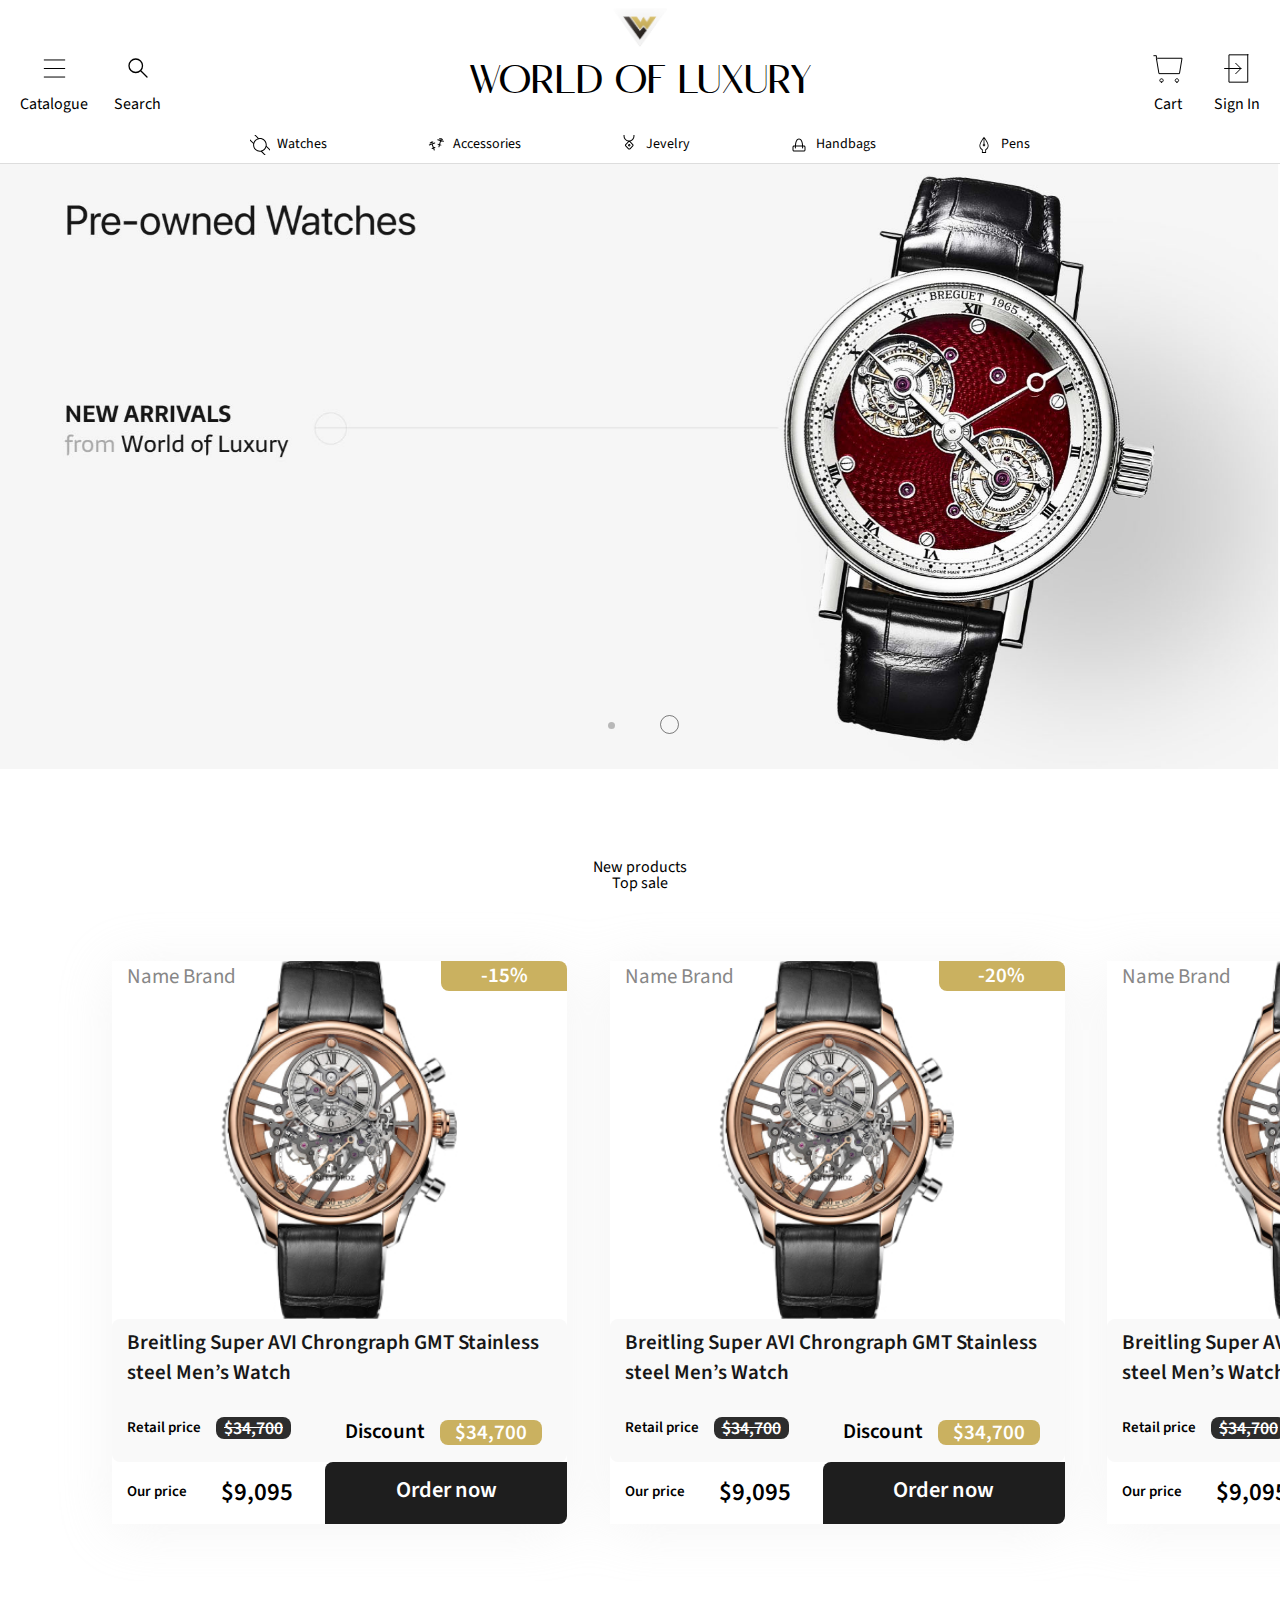
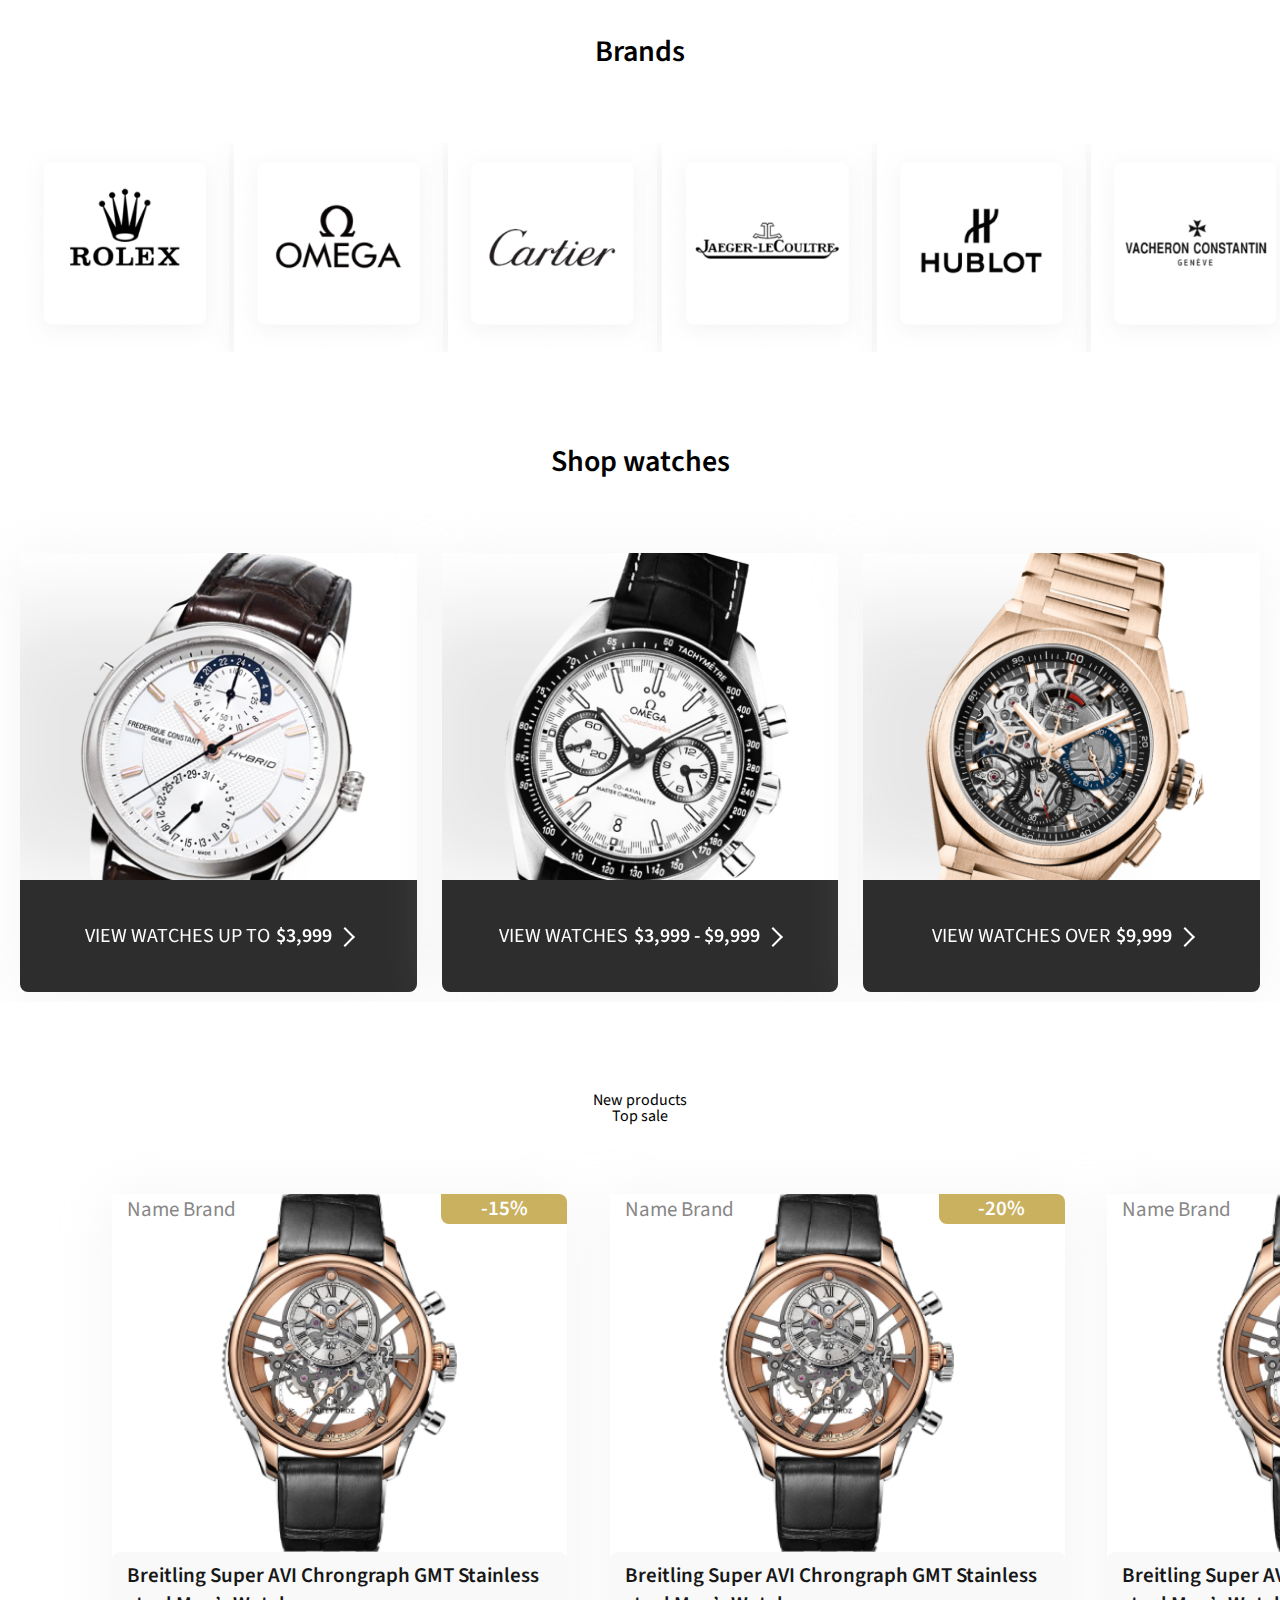
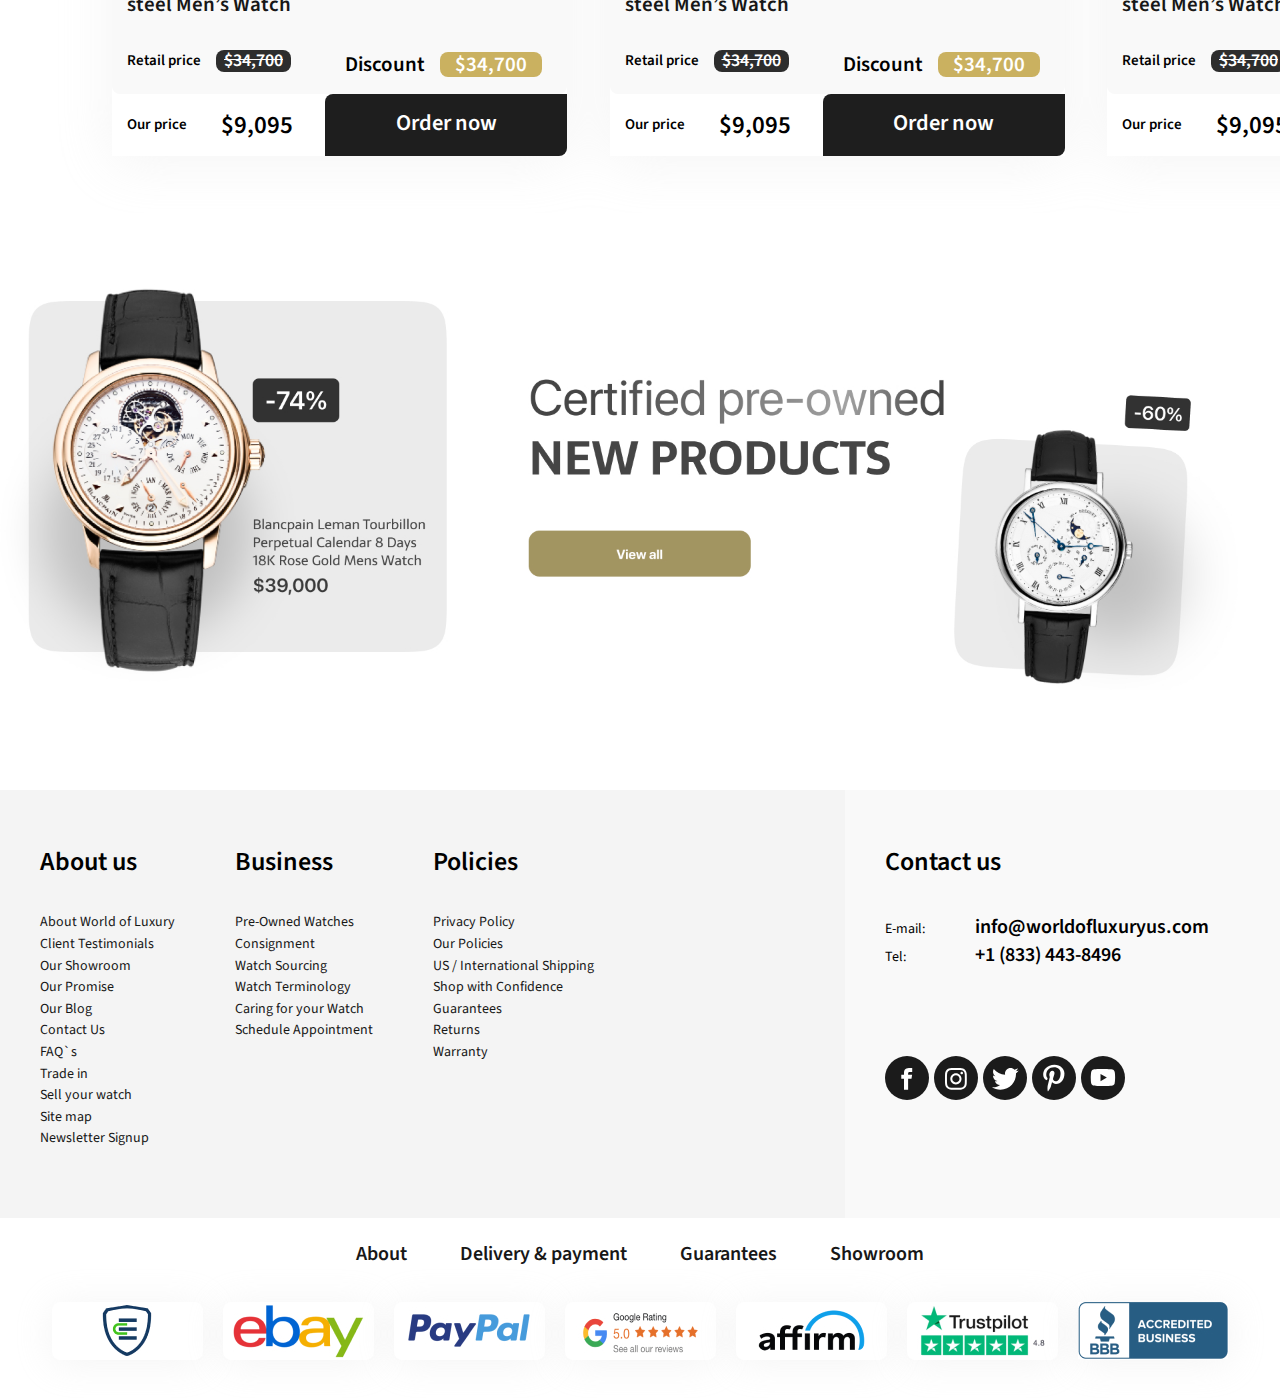
<file: HTML/index.html>
<!doctype html>
<html lang="en">
<head>
    <meta charset="UTF-8">
    <meta name="viewport" content="width=device-width, user-scalable=no, initial-scale=1.0, maximum-scale=1.0, minimum-scale=1.0">
    <meta http-equiv="X-UA-Compatible" content="ie=edge">
    <title>Document</title>

    <link rel="preconnect" href="https://fonts.googleapis.com">
    <link rel="preconnect" href="https://fonts.gstatic.com" crossorigin>
    <link href="https://fonts.googleapis.com/css2?family=Source+Sans+Pro:wght@400;600&display=swap" rel="stylesheet">
    <link rel="stylesheet" href="../assets/owl.carousel.min.css">
    <link rel="stylesheet" href="../assets/style.css">

</head>
    <body>
        <main>
            <header>
                <div class="header-wrap">
                    <div class="top-row">
                        <div class="container">
                            <div class="logo-wrap">
                                <img src="../assets/top-logo.png" alt="">
                            </div>
                            <div class="middle-row">
                                <div class="columns-wrap display-flex">
                                    <div class="column left-column">
                                        <div class="links">
                                            <div class="link-item">
                                                <a href="#">
                                                    <div class="icon">
                                                        <img src="../assets/icon-burger.svg" alt="">
                                                    </div>
                                                    <span>Catalogue</span>
                                                </a>
                                            </div>
                                            <div class="link-item">
                                                <a href="#" class="search-action">
                                                    <div class="icon">
                                                        <img class="search-image" src="../assets/icon-search.svg" alt="">
                                                        <img class="close-image" src="../assets/icon-close.svg" alt="">
                                                    </div>
                                                    <span>Search</span>
                                                </a>
                                            </div>
                                        </div>
                                    </div>
                                    <div class="column center-column">
                                        <div class="main-logo">
                                            <a href="#">World of luxury</a>
                                        </div>
                                    </div>
                                    <div class="column right-column">
                                        <div class="links">
                                            <div class="link-item">
                                                <a href="#" class="cart-action">
                                                    <div class="icon">
                                                        <img src="../assets/icon-cart.svg" alt="">
                                                    </div>
                                                    <span>Cart</span>
                                                </a>
                                            </div>
                                            <div class="link-item">
                                                <a href="#">
                                                    <div class="icon">
                                                        <img src="../assets/icon-login.svg" alt="">
                                                    </div>
                                                    <span>Sign In</span>
                                                </a>
                                            </div>
                                        </div>
                                    </div>
                                </div>
                            </div>                            
                        </div>
                    </div>
                    <div class="bottom-row">
                        <div class="navigation-wrap">
                            <nav class="top-navigation">
                                <ul class="display-flex">
                                    <li class="has-child">
                                        <a href="#">
                                            <span class="icon">
                                                <svg width="20" height="20" viewBox="0 0 20 20" fill="none" xmlns="http://www.w3.org/2000/svg">
                                                    <g clip-path="url(#clip0_901_3212)">
                                                    <path fill-rule="evenodd" clip-rule="evenodd" d="M-3.65606 1.95452L-3.3064 1.60486L1.64936 -3.3509L2.00133 -3.70287L2.35214 -3.34974L8.86339 3.20464C10.9393 2.87821 13.1373 3.51481 14.7369 5.11445C16.3368 6.71432 16.9733 8.91273 16.6466 10.9889L23.1619 17.5042L23.5127 17.855L23.1619 18.2058L18.206 23.1616L17.8552 23.5124L17.5044 23.1616L10.9891 16.6462C8.91297 16.9729 6.71465 16.3364 5.11483 14.7365C3.51471 13.1364 2.8782 10.9376 3.20531 8.86112L-3.30755 2.30533L-3.65606 1.95452ZM4.22317 8.80265C4.22487 8.79499 4.22639 8.7873 4.22773 8.77958C4.44507 7.69369 4.97464 6.65788 5.81645 5.81607C6.65743 4.97509 7.69202 4.44574 8.77674 4.228C8.78657 4.22636 8.79635 4.22442 8.80607 4.22219C10.6405 3.86376 12.6143 4.39505 14.0353 5.81607C15.457 7.23775 15.9881 9.21274 15.6287 11.0478C15.6269 11.0558 15.6253 11.0639 15.6239 11.0719C15.4065 12.1576 14.877 13.1932 14.0353 14.0349C13.1926 14.8776 12.1555 15.4074 11.0683 15.6243C11.0628 15.6253 11.0574 15.6264 11.0519 15.6276C9.21579 15.9884 7.23909 15.4575 5.81645 14.0349C4.39465 12.6131 3.86356 10.6379 4.22317 8.80265ZM12.1152 16.3691L17.8552 22.1092L22.1094 17.855L16.3694 12.115C16.0447 13.0729 15.5005 13.9729 14.7369 14.7365C13.9732 15.5002 13.0732 16.0444 12.1152 16.3691ZM7.73928 3.48098C6.78024 3.80557 5.87922 4.35006 5.11483 5.11445C4.35198 5.8773 3.80815 6.77623 3.48333 7.7331L-2.25512 1.95683L1.99901 -2.29731L7.73928 3.48098Z" fill="black"/>
                                                    </g>
                                                    <defs>
                                                    <clipPath id="clip0_901_3212">
                                                    <rect width="20" height="20" fill="white"/>
                                                    </clipPath>
                                                    </defs>
                                                </svg>
                                            </span>
                                            <span class="title">Watches</span>
                                        </a>
                                        <div class="sub-menu-wrap">
                                            <ul class="sub-menu">
                                                <li class="has-child-last">
                                                    <a href="#">New Watches</a>
                                                    <ul class="last-sub-menu">
                                                        <li><a href="">Rolex 1</a></li>
                                                        <li><a href="">Omega 2</a></li>
                                                        <li><a href="">Rolex 3</a></li>
                                                        <li><a href="">Omega 4</a></li>
                                                        <li><a href="">Rolex 5</a></li>
                                                        <li><a href="">Omega 6</a></li>
                                                        <li><a href="">Omega 7</a></li>
                                                        <li><a href="">Rolex 1</a></li>
                                                        <li><a href="">Omega 2</a></li>
                                                        <li><a href="">Rolex 3</a></li>
                                                        <li><a href="">Omega 4</a></li>
                                                        <li><a href="">Rolex 5</a></li>
                                                        <li><a href="">Omega 6</a></li>
                                                        <li><a href="">Omega 7</a></li>
                                                    </ul>
                                                </li>
                                                <li class="has-child-last">
                                                    <a href="#">Used Watches</a>
                                                    <ul class="last-sub-menu">
                                                        <li><a href="">Rolex</a></li>
                                                        <li><a href="">Omega</a></li>
                                                        <li><a href="">Rolex</a></li>
                                                        <li><a href="">Omega</a></li>
                                                        <li><a href="">Rolex</a></li>
                                                        <li><a href="">Omega</a></li>
                                                    </ul>
                                                </li>
                                            </ul>                                            
                                        </div>   
                                    </li>
                                    <li class="has-child">
                                        <a href="#">
                                            <span class="icon">
                                                <img src="../assets/nav-acc-black.svg" alt="">
                                            </span>
                                            <span class="title">Accessories</span>
                                        </a>
                                        <div class="sub-menu-wrap">
                                            <ul class="sub-menu">
                                                <li class="has-child-last">
                                                    <a href="#">New access</a>
                                                    <ul class="last-sub-menu">
                                                        <li><a href="">Rolex 1</a></li>
                                                        <li><a href="">Omega 2</a></li>
                                                        <li><a href="">Rolex 3</a></li>
                                                        <li><a href="">Omega 4</a></li>
                                                        <li><a href="">Rolex 5</a></li>
                                                        <li><a href="">Omega 6</a></li>
                                                        <li><a href="">Omega 7</a></li>
                                                        <li><a href="">Rolex 1</a></li>
                                                        <li><a href="">Omega 2</a></li>
                                                        <li><a href="">Rolex 3</a></li>
                                                        <li><a href="">Omega 4</a></li>
                                                        <li><a href="">Rolex 5</a></li>
                                                        <li><a href="">Omega 6</a></li>
                                                        <li><a href="">Omega 7</a></li>
                                                    </ul>
                                                </li>
                                                <li class="has-child-last">
                                                    <a href="#">Used Watches</a>
                                                    <ul class="last-sub-menu">
                                                        <li><a href="">Rolex</a></li>
                                                        <li><a href="">Omega</a></li>
                                                        <li><a href="">Rolex</a></li>
                                                        <li><a href="">Omega</a></li>
                                                        <li><a href="">Rolex</a></li>
                                                        <li><a href="">Omega</a></li>
                                                    </ul>
                                                </li>
                                            </ul>                                            
                                        </div> 
                                    </li>
                                    <li>
                                        <a href="#">
                                            <span class="icon">
                                                <img src="../assets/nav-jevel-black.svg" alt="">
                                            </span>
                                            <span class="title">Jevelry</span>
                                        </a>
                                    </li>
                                    <li>
                                        <a href="#">
                                            <span class="icon">
                                                <img src="../assets/nav-bag-black.svg" alt="">
                                            </span>
                                            <span class="title">Handbags</span>
                                        </a>
                                    </li>
                                    <li>
                                        <a href="#">
                                            <span class="icon">
                                                <img src="../assets/nav-pen-black.svg" alt="">
                                            </span>
                                            <span class="title">Pens</span>
                                        </a>
                                    </li>
                                </ul>
                            </nav>
                        </div>
                    </div>
                </div>
                <div class="search-form">
                    <div class="form-wrap">
                        <form action="">
                            <div class="input-field">
                                <input type="text" placeholder="Search">
                            </div>
                            <div class="input-field submit-field">
                                <button>
                                    <svg width="41" height="41" viewBox="0 0 41 41" fill="none" xmlns="http://www.w3.org/2000/svg">
                                        <path d="M23.7134 22.7136L29.9998 29" stroke="black" stroke-width="1.31707" stroke-linecap="round"/>
                                        <path d="M18.75 24.5C22.4779 24.5 25.5 21.4779 25.5 17.75C25.5 14.0221 22.4779 11 18.75 11C15.0221 11 12 14.0221 12 17.75C12 21.4779 15.0221 24.5 18.75 24.5Z" stroke="black" stroke-width="1.31707" stroke-linecap="round"/>
                                        </svg>
                                </button>
                            </div>
                        </form>
                    </div>
                </div>
            </header>
            <section class="home-hero">
                <div class="slider-wrap">
                    <div id="hero-slider" class="owl-carousel">
                        <div class="slide-item">
                            <a href="#">
                                <img src="../assets/temp-slide-1.jpg" alt="">
                            </a>
                        </div>
                        <div class="slide-item">
                            <a href="#">
                                <img src="../assets/temp-slide-1.jpg" alt="">
                            </a>
                        </div>
                    </div>
                </div>
            </section>
            <section class="products-grid">
                <div class="top-row">
                    <div class="tabs-wrap">
                        <div class="tab active">New products</div>
                        <div class="tab">Top sale</div>
                    </div>
                </div>
                <div id="products-slider" class="products-slider owl-carousel">
                    <div class="product-item">
                        <div class="body-item">
                           <div class="image-wrap">
                                <span class="label-brend">Name Brand</span>
                                <span class="label-percent">-15%</span>                                
                                <a href="#">
                                    <img src="../assets/temp-product-1.jpg" alt="">   
                                </a>
                            </div>
                            <div class="product-name">
                                <a href="#">Breitling Super AVI Chrongraph GMT Stainless steel Men’s Watch</a>
                            </div>
                        </div>
                        <div class="footer-item">
                            <div class="top-row display-flex">
                                <div class="column retail">
                                    <span class="label">Retail price</span>
                                    <span class="retail-price">$34,700</span>
                                </div>
                                <div class="column discount">
                                    <span class="label">Discount</span>
                                    <span class="discount-price">$34,700</span>
                                </div>
                            </div>
                            <div class="bottom-row display-flex">
                                <div class="column our-price">
                                    <span class="label">Our price</span>
                                    <span class="our-price-price">$9,095</span>
                                </div>
                                <div class="column order">
                                    <a class="add-to-cart" href="#">Order now</a>
                                </div>
                            </div>
                        </div>
                    </div>
                    <div class="product-item">
                        <div class="body-item">
                           <div class="image-wrap">
                                <span class="label-brend">Name Brand</span>
                                <span class="label-percent">-20%</span>                                
                                <a href="#">
                                    <img src="../assets/temp-product-1.jpg" alt="">   
                                </a>
                            </div>
                            <div class="product-name">
                                <a href="#">Breitling Super AVI Chrongraph GMT Stainless steel Men’s Watch</a>
                            </div>
                        </div>
                        <div class="footer-item">
                            <div class="top-row display-flex">
                                <div class="column retail">
                                    <span class="label">Retail price</span>
                                    <span class="retail-price">$34,700</span>
                                </div>
                                <div class="column discount">
                                    <span class="label">Discount</span>
                                    <span class="discount-price">$34,700</span>
                                </div>
                            </div>
                            <div class="bottom-row display-flex">
                                <div class="column our-price">
                                    <span class="label">Our price</span>
                                    <span class="our-price-price">$9,095</span>
                                </div>
                                <div class="column order">
                                    <a class="add-to-cart" href="#">Order now</a>
                                </div>
                            </div>
                        </div>
                    </div>
                    <div class="product-item">
                        <div class="body-item">
                           <div class="image-wrap">
                                <span class="label-brend">Name Brand</span>
                                <span class="label-percent">-25%</span>                                
                                <a href="#">
                                    <img src="../assets/temp-product-1.jpg" alt="">   
                                </a>
                            </div>
                            <div class="product-name">
                                <a href="#">Breitling Super AVI Chrongraph GMT Stainless steel Men’s Watch</a>
                            </div>
                        </div>
                        <div class="footer-item">
                            <div class="top-row display-flex">
                                <div class="column retail">
                                    <span class="label">Retail price</span>
                                    <span class="retail-price">$34,700</span>
                                </div>
                                <div class="column discount">
                                    <span class="label">Discount</span>
                                    <span class="discount-price">$34,700</span>
                                </div>
                            </div>
                            <div class="bottom-row display-flex">
                                <div class="column our-price">
                                    <span class="label">Our price</span>
                                    <span class="our-price-price">$9,095</span>
                                </div>
                                <div class="column order">
                                    <a class="add-to-cart" href="#">Order now</a>
                                </div>
                            </div>
                        </div>
                    </div>
                    <div class="product-item">
                        <div class="body-item">
                           <div class="image-wrap">
                                <span class="label-brend">Name Brand</span>
                                <span class="label-percent">-30%</span>                                
                                <a href="#">
                                    <img src="../assets/temp-product-1.jpg" alt="">   
                                </a>
                            </div>
                            <div class="product-name">
                                <a href="#">Breitling Super AVI Chrongraph GMT Stainless steel Men’s Watch</a>
                            </div>
                        </div>
                        <div class="footer-item">
                            <div class="top-row display-flex">
                                <div class="column retail">
                                    <span class="label">Retail price</span>
                                    <span class="retail-price">$34,700</span>
                                </div>
                                <div class="column discount">
                                    <span class="label">Discount</span>
                                    <span class="discount-price">$34,700</span>
                                </div>
                            </div>
                            <div class="bottom-row display-flex">
                                <div class="column our-price">
                                    <span class="label">Our price</span>
                                    <span class="our-price-price">$9,095</span>
                                </div>
                                <div class="column order">
                                    <a class="add-to-cart" href="#">Order now</a>
                                </div>
                            </div>
                        </div>
                    </div>
                    <div class="product-item">
                        <div class="body-item">
                           <div class="image-wrap">
                                <span class="label-brend">Name Brand</span>
                                <span class="label-percent">-20%</span>                                
                                <a href="#">
                                    <img src="../assets/temp-product-1.jpg" alt="">   
                                </a>
                            </div>
                            <div class="product-name">
                                <a href="#">Breitling Super AVI Chrongraph GMT Stainless steel Men’s Watch</a>
                            </div>
                        </div>
                        <div class="footer-item">
                            <div class="top-row display-flex">
                                <div class="column retail">
                                    <span class="label">Retail price</span>
                                    <span class="retail-price">$34,700</span>
                                </div>
                                <div class="column discount">
                                    <span class="label">Discount</span>
                                    <span class="discount-price">$34,700</span>
                                </div>
                            </div>
                            <div class="bottom-row display-flex">
                                <div class="column our-price">
                                    <span class="label">Our price</span>
                                    <span class="our-price-price">$9,095</span>
                                </div>
                                <div class="column order">
                                    <a class="add-to-cart" href="#">Order now</a>
                                </div>
                            </div>
                        </div>
                    </div>
                </div>
            </section>
            <section class="partners">
                <div class="partners-wrap">
                    <div class="section-title">Brands</div>
                    <div id="partners-slider" class="partners-slider owl-carousel">
                        <div class="partner-item">
                            <img src="../assets/temp-partner-1.jpg" alt="">
                        </div>
                        <div class="partner-item">
                            <img src="../assets/temp-partner-2.jpg" alt="">
                        </div>
                        <div class="partner-item">
                            <img src="../assets/temp-partner-3.jpg" alt="">
                        </div>
                        <div class="partner-item">
                            <img src="../assets/temp-partner-4.jpg" alt="">
                        </div>
                        <div class="partner-item">
                            <img src="../assets/temp-partner-5.jpg" alt="">
                        </div>
                        <div class="partner-item">
                            <img src="../assets/temp-partner-6.jpg" alt="">
                        </div>
                        <div class="partner-item">
                            <img src="../assets/temp-partner-7.jpg" alt="">
                        </div>
                        <div class="partner-item">
                            <img src="../assets/temp-partner-8.jpg" alt="">
                        </div>
                    </div>
                </div>
            </section>
            <section class="shop-filter">
                <div class="container">
                    <div class="section-title">Shop watches</div>
                    <div class="columns display-flex">
                        <div class="column">
                            <div class="image-wrap">
                                <img src="../assets/temp-shop-img-1.png" alt="">
                            </div>
                            <div class="footer">
                                <a href="">
                                    <span>View Watches up to</span>
                                    <span>$3,999</span>
                                </a>
                            </div>
                        </div>
                        <div class="column">
                            <div class="image-wrap">
                                <img src="../assets/temp-shop-img-2.png" alt="">
                            </div>
                            <div class="footer">
                                <a href="">
                                    <span>View Watches</span>
                                    <span>$3,999 - $9,999</span>
                                </a>
                            </div>
                        </div>
                        <div class="column">
                            <div class="image-wrap">
                                <img src="../assets/temp-shop-img-3.png" alt="">
                            </div>
                            <div class="footer">
                                <a href="">
                                    <span>View Watches over</span>
                                    <span>$9,999</span>
                                </a>
                            </div>
                        </div>
                    </div>
                </div>
            </section>
            <section class="products-grid">
                <div class="top-row">
                    <div class="tabs-wrap">
                        <div class="tab active">New products</div>
                        <div class="tab">Top sale</div>
                    </div>
                </div>
                <div id="products-slider" class="products-slider owl-carousel">
                    <div class="product-item">
                        <div class="body-item">
                           <div class="image-wrap">
                                <span class="label-brend">Name Brand</span>
                                <span class="label-percent">-15%</span>                                
                                <a href="#">
                                    <img src="../assets/temp-product-1.jpg" alt="">   
                                </a>
                            </div>
                            <div class="product-name">
                                <a href="#">Breitling Super AVI Chrongraph GMT Stainless steel Men’s Watch</a>
                            </div>
                        </div>
                        <div class="footer-item">
                            <div class="top-row display-flex">
                                <div class="column retail">
                                    <span class="label">Retail price</span>
                                    <span class="retail-price">$34,700</span>
                                </div>
                                <div class="column discount">
                                    <span class="label">Discount</span>
                                    <span class="discount-price">$34,700</span>
                                </div>
                            </div>
                            <div class="bottom-row display-flex">
                                <div class="column our-price">
                                    <span class="label">Our price</span>
                                    <span class="our-price-price">$9,095</span>
                                </div>
                                <div class="column order">
                                    <a class="add-to-cart" href="#">Order now</a>
                                </div>
                            </div>
                        </div>
                    </div>
                    <div class="product-item">
                        <div class="body-item">
                           <div class="image-wrap">
                                <span class="label-brend">Name Brand</span>
                                <span class="label-percent">-20%</span>                                
                                <a href="#">
                                    <img src="../assets/temp-product-1.jpg" alt="">   
                                </a>
                            </div>
                            <div class="product-name">
                                <a href="#">Breitling Super AVI Chrongraph GMT Stainless steel Men’s Watch</a>
                            </div>
                        </div>
                        <div class="footer-item">
                            <div class="top-row display-flex">
                                <div class="column retail">
                                    <span class="label">Retail price</span>
                                    <span class="retail-price">$34,700</span>
                                </div>
                                <div class="column discount">
                                    <span class="label">Discount</span>
                                    <span class="discount-price">$34,700</span>
                                </div>
                            </div>
                            <div class="bottom-row display-flex">
                                <div class="column our-price">
                                    <span class="label">Our price</span>
                                    <span class="our-price-price">$9,095</span>
                                </div>
                                <div class="column order">
                                    <a class="add-to-cart" href="#">Order now</a>
                                </div>
                            </div>
                        </div>
                    </div>
                    <div class="product-item">
                        <div class="body-item">
                           <div class="image-wrap">
                                <span class="label-brend">Name Brand</span>
                                <span class="label-percent">-25%</span>                                
                                <a href="#">
                                    <img src="../assets/temp-product-1.jpg" alt="">   
                                </a>
                            </div>
                            <div class="product-name">
                                <a href="#">Breitling Super AVI Chrongraph GMT Stainless steel Men’s Watch</a>
                            </div>
                        </div>
                        <div class="footer-item">
                            <div class="top-row display-flex">
                                <div class="column retail">
                                    <span class="label">Retail price</span>
                                    <span class="retail-price">$34,700</span>
                                </div>
                                <div class="column discount">
                                    <span class="label">Discount</span>
                                    <span class="discount-price">$34,700</span>
                                </div>
                            </div>
                            <div class="bottom-row display-flex">
                                <div class="column our-price">
                                    <span class="label">Our price</span>
                                    <span class="our-price-price">$9,095</span>
                                </div>
                                <div class="column order">
                                    <a class="add-to-cart" href="#">Order now</a>
                                </div>
                            </div>
                        </div>
                    </div>
                    <div class="product-item">
                        <div class="body-item">
                           <div class="image-wrap">
                                <span class="label-brend">Name Brand</span>
                                <span class="label-percent">-30%</span>                                
                                <a href="#">
                                    <img src="../assets/temp-product-1.jpg" alt="">   
                                </a>
                            </div>
                            <div class="product-name">
                                <a href="#">Breitling Super AVI Chrongraph GMT Stainless steel Men’s Watch</a>
                            </div>
                        </div>
                        <div class="footer-item">
                            <div class="top-row display-flex">
                                <div class="column retail">
                                    <span class="label">Retail price</span>
                                    <span class="retail-price">$34,700</span>
                                </div>
                                <div class="column discount">
                                    <span class="label">Discount</span>
                                    <span class="discount-price">$34,700</span>
                                </div>
                            </div>
                            <div class="bottom-row display-flex">
                                <div class="column our-price">
                                    <span class="label">Our price</span>
                                    <span class="our-price-price">$9,095</span>
                                </div>
                                <div class="column order">
                                    <a class="add-to-cart" href="#">Order now</a>
                                </div>
                            </div>
                        </div>
                    </div>
                    <div class="product-item">
                        <div class="body-item">
                           <div class="image-wrap">
                                <span class="label-brend">Name Brand</span>
                                <span class="label-percent">-20%</span>                                
                                <a href="#">
                                    <img src="../assets/temp-product-1.jpg" alt="">   
                                </a>
                            </div>
                            <div class="product-name">
                                <a href="#">Breitling Super AVI Chrongraph GMT Stainless steel Men’s Watch</a>
                            </div>
                        </div>
                        <div class="footer-item">
                            <div class="top-row display-flex">
                                <div class="column retail">
                                    <span class="label">Retail price</span>
                                    <span class="retail-price">$34,700</span>
                                </div>
                                <div class="column discount">
                                    <span class="label">Discount</span>
                                    <span class="discount-price">$34,700</span>
                                </div>
                            </div>
                            <div class="bottom-row display-flex">
                                <div class="column our-price">
                                    <span class="label">Our price</span>
                                    <span class="our-price-price">$9,095</span>
                                </div>
                                <div class="column order">
                                    <a class="add-to-cart" href="#">Order now</a>
                                </div>
                            </div>
                        </div>
                    </div>
                </div>
            </section>
           <section class="big-banner">
                <a href="#">
                    <div class="image-wrap">
                        <img src="../assets/temp-big-banner.jpg" alt="">
                    </div>                    
                </a>
           </section>
        </main>
        <footer>
            <div class="footer-wrap display-flex">
                <div class="column left-column">
                    <div class="navigation">
                        <div class="footer-column">
                            <div class="title-column">About us</div>
                            <ul class="footer-nav">
                                <li><a href="#">About World of Luxury</a></li>
                                <li><a href="#">Client Testimonials</a></li>
                                <li><a href="#">Our Showroom</a></li>
                                <li><a href="#">Our Promise</a></li>
                                <li><a href="#">Our Blog</a></li>
                                <li><a href="#">Contact Us</a></li>
                                <li><a href="#">FAQ`s</a></li>
                                <li><a href="#">Trade in</a></li>
                                <li><a href="#">Sell your watch</a></li>
                                <li><a href="#">Site map</a></li>
                                <li><a href="#">Newsletter Signup</a></li>
                            </ul>
                        </div>
                        <div class="footer-column">
                            <div class="title-column">Business</div>
                            <ul class="footer-nav">
                                <li><a href="#">Pre-Owned Watches</a></li>
                                <li><a href="#">Consignment</a></li>
                                <li><a href="#">Watch Sourcing</a></li>
                                <li><a href="#">Watch Terminology</a></li>
                                <li><a href="#">Caring for your Watch</a></li>
                                <li><a href="#">Schedule Appointment</a></li>
                            </ul>
                        </div>
                        <div class="footer-column">
                            <div class="title-column">Policies</div>
                            <ul class="footer-nav">
                                <li><a href="#">Privacy Policy</a></li>
                                <li><a href="#">Our Policies</a></li>
                                <li><a href="#">US / International Shipping</a></li>
                                <li><a href="#">Shop with Confidence</a></li>
                                <li><a href="#">Guarantees</a></li>
                                <li><a href="#">Returns</a></li>
                                <li><a href="#">Warranty</a></li>
                            </ul>
                        </div>
                    </div>
                </div>
                <div class="column right-column">
                    <div class="footer-column">
                        <div class="title-column">Contact us</div>
                        <div class="contacts">
                            <p><span class="name">E-mail:</span><a href="mailto:info@worldofluxuryus.com">info@worldofluxuryus.com</a></p>
                            <p><span class="name">Tel:</span><a href="tel:+1 (833) 443-8496">+1 (833) 443-8496</a></p>
                        </div>
                        <div class="social display-flex">
                            <div class="social-link facebook-link">
                                <a href="#">
                                    <svg width="12" height="23" viewBox="0 0 12 23" fill="none" xmlns="http://www.w3.org/2000/svg">
                                        <path d="M8.40023 5.06284H11.2121V0.90918H7.90667V0.92416C3.9016 1.06601 3.08075 3.31735 3.0084 5.68192H3.00017V7.75606H0.272949V11.8237H3.00017V22.7274H7.11024V11.8237H10.4771L11.1274 7.75606H7.11159V6.50292C7.11159 5.70379 7.64334 5.06284 8.40023 5.06284Z" fill="white"/>
                                    </svg>
                                </a>
                            </div>
                            <div class="social-link instagram-link">
                                <a href="#">
                                    <svg width="22" height="23" viewBox="0 0 22 23" fill="none" xmlns="http://www.w3.org/2000/svg">
                                        <path d="M18.0409 5.99554C18.0409 5.27282 17.4545 4.68645 16.7318 4.68645C16.0091 4.68645 15.4227 5.27282 15.4227 5.99554C15.4227 6.71827 16.0091 7.30463 16.7318 7.30463C17.4559 7.30463 18.0409 6.71827 18.0409 5.99554Z" fill="white"/>
                                        <path fill-rule="evenodd" clip-rule="evenodd" d="M16.5109 11.8183C16.5109 8.72418 14.0018 6.21645 10.9091 6.21645C7.815 6.21645 5.30727 8.72418 5.30727 11.8183C5.30727 14.9124 7.81636 17.4201 10.9091 17.4201C14.0032 17.4201 16.5109 14.9124 16.5109 11.8183ZM10.9091 15.4551C12.9177 15.4551 14.5459 13.8269 14.5459 11.8183C14.5459 9.80964 12.9177 8.18145 10.9091 8.18145C8.90046 8.18145 7.27227 9.80964 7.27227 11.8183C7.27227 13.8283 8.90046 15.4551 10.9091 15.4551Z" fill="white"/>
                                        <path fill-rule="evenodd" clip-rule="evenodd" d="M21.8182 11.8183C21.8182 8.85645 21.8059 8.48418 21.7527 7.321C21.5741 3.36372 19.3732 1.15736 15.4077 0.975998C14.2432 0.921452 13.8723 0.90918 10.9091 0.90918C7.94591 0.90918 7.57636 0.921452 6.41182 0.974634C2.44909 1.156 0.248182 3.35418 0.0654545 7.31963C0.0122727 8.48418 0 8.85645 0 11.8183C0 14.7815 0.0122727 15.1524 0.0654545 16.3155C0.248182 20.2783 2.44636 22.4805 6.41182 22.6619C7.57636 22.7151 7.94591 22.7274 10.9091 22.7274C13.8723 22.7274 14.2432 22.7151 15.4077 22.6619C19.365 22.4805 21.5741 20.2824 21.7527 16.3155C21.8059 15.1524 21.8182 14.7815 21.8182 11.8183ZM19.8532 11.8183C19.8532 8.90554 19.8423 8.56054 19.7905 7.411C19.6541 4.47645 18.2741 3.07327 15.3177 2.93827C14.1682 2.88645 13.8218 2.87554 10.9091 2.87554C7.99637 2.87554 7.65136 2.88645 6.50045 2.93963C3.54136 3.07327 2.16409 4.47645 2.02909 7.411C1.97727 8.56054 1.965 8.90554 1.965 11.8183C1.965 14.731 1.97727 15.076 2.03045 16.2283C2.16409 19.156 3.53727 20.5646 6.50182 20.6996C7.65 20.7515 7.99637 20.7624 10.9091 20.7624C13.8232 20.7624 14.1682 20.7501 15.3191 20.6983C18.2782 20.5646 19.6541 19.1587 19.7905 16.2269C19.8423 15.076 19.8532 14.731 19.8532 11.8183Z" fill="white"/>
                                    </svg>
                                </a>
                            </div>
                            <div class="social-link twitter-link">
                                <a href="#">
                                    <svg width="28" height="23" viewBox="0 0 28 23" fill="none" xmlns="http://www.w3.org/2000/svg">
                                        <path d="M27.7568 3.49215C26.769 3.93066 25.7075 4.22598 24.5933 4.3591C25.7309 3.67784 26.6046 2.59834 27.0152 1.31189C25.9513 1.94281 24.7723 2.40146 23.5171 2.64868C22.5137 1.57813 21.0807 0.90918 19.4967 0.90918C15.9405 0.90918 13.3273 4.2271 14.1305 7.67143C9.55412 7.4421 5.49565 5.24955 2.77845 1.91708C1.33539 4.39266 2.03007 7.63116 4.48215 9.2711C3.58052 9.24201 2.73034 8.99479 1.98868 8.58201C1.92827 11.1337 3.75727 13.5209 6.40623 14.0522C5.63101 14.2625 4.78195 14.3117 3.91835 14.1462C4.61863 16.3343 6.65234 17.9261 9.06415 17.9709C6.74854 19.7864 3.8311 20.5974 0.90918 20.2529C3.34672 21.8157 6.24291 22.7274 9.35276 22.7274C19.5795 22.7274 25.3573 14.0903 25.0083 6.34359C26.0844 5.56613 27.0185 4.59626 27.7568 3.49215Z" fill="white"/>
                                    </svg>
                                </a>
                            </div>
                            <div class="social-link pinterest-link">
                                <a href="#">
                                    <svg width="22" height="28" viewBox="0 0 22 28" fill="none" xmlns="http://www.w3.org/2000/svg">
                                        <path d="M11.4548 0.727539C3.95878 0.727539 0.181641 5.93139 0.181641 10.2696C0.181641 12.8968 1.20804 15.2341 3.41243 16.105C3.77272 16.2472 4.09855 16.1102 4.20224 15.7234L4.52397 14.4961C4.63029 14.1145 4.58911 13.979 4.2979 13.6453C3.661 12.9206 3.25689 11.9807 3.25689 10.6498C3.25689 6.79013 6.23912 3.33458 11.0228 3.33458C15.2601 3.33458 17.5868 5.84084 17.5868 9.1873C17.5868 13.5908 15.5738 17.3082 12.585 17.3082C10.9363 17.3082 9.69993 15.988 10.0961 14.3646C10.5695 12.4314 11.4896 10.3427 11.4896 8.9453C11.4896 7.69692 10.7969 6.65182 9.36096 6.65182C7.67371 6.65182 6.319 8.3417 6.319 10.6058C6.319 12.0484 6.82286 13.023 6.82286 13.023L4.79269 21.3472C4.19041 23.8162 4.70361 26.8449 4.74611 27.1507C4.77269 27.3315 5.01205 27.374 5.121 27.2385C5.27654 27.0418 7.28552 24.6392 7.96886 22.2381C8.16296 21.5587 9.07909 18.0393 9.07909 18.0393C9.6269 19.0538 11.229 19.9446 12.9322 19.9446C18.0017 19.9446 21.4426 15.4681 21.4426 9.47705C21.441 4.94749 17.479 0.727539 11.4548 0.727539Z" fill="white"/>
                                    </svg>
                                </a>
                            </div>
                            <div class="social-link youtube-link">
                                <a href="#">
                                    <svg width="26" height="18" viewBox="0 0 26 18" fill="none" xmlns="http://www.w3.org/2000/svg">
                                        <path fill-rule="evenodd" clip-rule="evenodd" d="M25.1374 8.55118C25.1374 8.55118 25.1374 12.5059 24.6357 14.4128C24.3546 15.4566 23.5316 16.2797 22.4878 16.5605C20.5808 17.0625 12.9529 17.0625 12.9529 17.0625C12.9529 17.0625 5.34492 17.0625 3.41801 16.5406C2.37422 16.2597 1.55121 15.4364 1.27003 14.3926C0.768066 12.5059 0.768066 8.53125 0.768066 8.53125C0.768066 8.53125 0.768066 4.57686 1.27003 2.66988C1.55091 1.62609 2.39416 0.782844 3.41801 0.50196C5.32499 0 12.9529 0 12.9529 0C12.9529 0 20.5808 0 22.4878 0.521896C23.5316 0.80278 24.3546 1.62609 24.6357 2.66988C25.1576 4.57686 25.1374 8.55118 25.1374 8.55118ZM16.8674 8.53096L10.5243 12.1842V4.87769L16.8674 8.53096Z" fill="white"/>
                                    </svg>
                                </a>
                            </div>
                        </div>
                    </div>
                </div>
            </div>
            <div class="sub-footer">
                <div class="additional-navigation">
                    <ul>
                        <li><a href="#">About</a></li>
                        <li><a href="#">Delivery & payment</a></li>
                        <li><a href="#">Guarantees</a></li>
                        <li><a href="#">Showroom</a></li>
                    </ul>
                </div>
            </div>
            <div class="logos-wrap display-flex">
                <div class="logo-item">
                    <a href="#">
                        <img src="../assets/temp-logo-1.jpg" alt="">    
                    </a>
                </div>
                <div class="logo-item">
                    <a href="#">
                        <img src="../assets/temp-logo-2.jpg" alt="">    
                    </a>
                </div>
                <div class="logo-item">
                    <a href="#">
                        <img src="../assets/temp-logo-3.jpg" alt="">    
                    </a>
                </div>
                <div class="logo-item">
                    <a href="#">
                        <img src="../assets/temp-logo-4.jpg" alt="">    
                    </a>
                </div>
                <div class="logo-item">
                    <a href="#">
                        <img src="../assets/temp-logo-5.jpg" alt="">    
                    </a>
                </div>
                <div class="logo-item">
                    <a href="#">
                        <img src="../assets/temp-logo-6.jpg" alt="">    
                    </a>
                </div>
                <div class="logo-item">
                    <a href="#">
                        <img src="../assets/temp-logo-7.jpg" alt="">    
                    </a>
                </div>
            </div>
        </footer>
        <div class="modal__overlay"></div>

        <div id="cart" class="popup-window">
            <div class="cart-wrap">
                <div class="top-bar">
                    <div class="title">Cart <span class="cart-quantity">2 products</span></div>
                    <div class="close-cart"></div>
                </div>
                <div class="items">
                    <div class="items-list cart-items">
                        <div class="item-row">
                            <div class="remove-roduct"></div>
                            <div class="columns display-flex">
                                <div class="column left-column">
                                    <div class="image-wrap">
                                        <a href="#"><img src="../assets/temp-cart-1.jpg" alt=""></a>
                                    </div>
                                </div>
                                <div class="column right-column">
                                    <div class="content-wrap">
                                        <div class="top-row">
                                            <span class="label-brend">Name Brand</span>
                                            <span class="label-percent">-15%</span>  
                                        </div>
                                        <div class="title"><a href="#">Armand Nicolet J9 Chronograph Stainlees steel Men’s Watch</a></div>
                                        <div class="columns-prices">
                                            <div class="column">
                                                <span class="label">Retail price</span>
                                                <span class="price retail-price">$34,700</span>
                                            </div>
                                            <div class="column">
                                                <span class="label">Discount</span>
                                                <span class="price discount-price">$34,700</span>
                                            </div>
                                        </div>
                                        <div class="price-total">
                                            <span class="label">Our price</span>
                                            <span class="price our-price">$9,095</span>
                                        </div>
                                    </div>                                    
                                </div>
                            </div>
                        </div>
                        <div class="item-row">
                            <div class="remove-roduct"></div>
                            <div class="columns display-flex">
                                <div class="column left-column">
                                    <div class="image-wrap">
                                        <a href="#"><img src="../assets/temp-cart-1.jpg" alt=""></a>
                                    </div>
                                </div>
                                <div class="column right-column">
                                    <div class="content-wrap">
                                        <div class="top-row">
                                            <span class="label-brend">Name Brand</span>
                                            <span class="label-percent">-15%</span>  
                                        </div>
                                        <div class="title"><a href="#">Armand Nicolet J9 Chronograph Stainlees steel Men’s Watch</a></div>
                                        <div class="columns-prices">
                                            <div class="column">
                                                <span class="label">Retail price</span>
                                                <span class="price retail-price">$34,700</span>
                                            </div>
                                            <div class="column">
                                                <span class="label">Discount</span>
                                                <span class="price discount-price">$34,700</span>
                                            </div>
                                        </div>
                                        <div class="price-total">
                                            <span class="label">Our price</span>
                                            <span class="price our-price">$9,095</span>
                                        </div>
                                    </div>                                    
                                </div>
                            </div>
                        </div>
                        <div class="item-row">
                            <div class="remove-roduct"></div>
                            <div class="columns display-flex">
                                <div class="column left-column">
                                    <div class="image-wrap">
                                        <a href="#"><img src="../assets/temp-cart-1.jpg" alt=""></a>
                                    </div>
                                </div>
                                <div class="column right-column">
                                    <div class="content-wrap">
                                        <div class="top-row">
                                            <span class="label-brend">Name Brand</span>
                                            <span class="label-percent">-15%</span>  
                                        </div>
                                        <div class="title"><a href="#">Armand Nicolet J9 Chronograph Stainlees steel Men’s Watch</a></div>
                                        <div class="columns-prices">
                                            <div class="column">
                                                <span class="label">Retail price</span>
                                                <span class="price retail-price">$34,700</span>
                                            </div>
                                            <div class="column">
                                                <span class="label">Discount</span>
                                                <span class="price discount-price">$34,700</span>
                                            </div>
                                        </div>
                                        <div class="price-total">
                                            <span class="label">Our price</span>
                                            <span class="price our-price">$9,095</span>
                                        </div>
                                    </div>                                    
                                </div>
                            </div>
                        </div>
                        <div class="item-row">
                            <div class="remove-roduct"></div>
                            <div class="columns display-flex">
                                <div class="column left-column">
                                    <div class="image-wrap">
                                        <a href="#"><img src="../assets/temp-cart-1.jpg" alt=""></a>
                                    </div>
                                </div>
                                <div class="column right-column">
                                    <div class="content-wrap">
                                        <div class="top-row">
                                            <span class="label-brend">Name Brand</span>
                                            <span class="label-percent">-15%</span>  
                                        </div>
                                        <div class="title"><a href="#">Armand Nicolet J9 Chronograph Stainlees steel Men’s Watch</a></div>
                                        <div class="columns-prices">
                                            <div class="column">
                                                <span class="label">Retail price</span>
                                                <span class="price retail-price">$34,700</span>
                                            </div>
                                            <div class="column">
                                                <span class="label">Discount</span>
                                                <span class="price discount-price">$34,700</span>
                                            </div>
                                        </div>
                                        <div class="price-total">
                                            <span class="label">Our price</span>
                                            <span class="price our-price">$9,095</span>
                                        </div>
                                    </div>                                    
                                </div>
                            </div>
                        </div>
                    </div>
                </div>
                <div class="empty-cart" style="display: none;">
                    <div class="title">Your cart is empty</div>
                    <div class="btn-link"><a href="#" class="btn-link btn-bg-green btn-shop">Start Shopping</a></div>
                </div>
            </div>
            <div class="total">
                <div class="total-row">
                    <div class="btn-checkout"><span>Total: $64.74</span>|<span> Checkout</span></div>
                </div>
            </div>
        </div> <!-- END CART -->

        <script src="https://cdnjs.cloudflare.com/ajax/libs/jquery/3.6.0/jquery.min.js" integrity="sha512-894YE6QWD5I59HgZOGReFYm4dnWc1Qt5NtvYSaNcOP+u1T9qYdvdihz0PPSiiqn/+/3e7Jo4EaG7TubfWGUrMQ==" crossorigin="anonymous" referrerpolicy="no-referrer"></script>
        <script src="../assets/owl.carousel.min.js"></script>
        <script src="../assets/main.js"></script>
    </body>
</html>
</file>
<file: assets/style.css>
@charset "UTF-8";
@font-face {
  font-family: "Angelic Bonques Sans Regular";
  src: local("☺"), url("AngelicBonquesSansRegular.woff2") format("woff2"), url("AngelicBonquesSansRegular.woff") format("woff");
  font-weight: 400;
  font-style: normal;
  font-display: swap; }
* {
  margin: 0;
  padding: 0;
  -webkit-box-sizing: border-box;
          box-sizing: border-box; }

html, body, div, span, applet, object, iframe,
h1, h2, h3, h4, h5, h6, p, blockquote, pre,
a, abbr, acronym, address, big, cite, code,
del, dfn, em, font, ins, kbd, q, s, samp,
small, strike, strong, sub, sup, tt, var,
dl, dt, dd, ol, ul, li,
fieldset, form, label, legend,
table, caption, tbody, tfoot, thead, tr, th, td {
  border: 0;
  font-family: inherit;
  font-size: 100%;
  font-style: inherit;
  font-weight: inherit;
  margin: 0;
  outline: 0;
  padding: 0;
  vertical-align: baseline; }

a {
  text-decoration: none; }

a img {
  border: 0; }

:focus {
  /* remember to define focus styles! */
  outline: 0; }

body {
  background: #fff;
  line-height: 1; }

.custom-container {
  max-width: 1306px;
  width: 100%;
  margin: 0 auto; }

@media only screen and (max-width: 576px) {
  .container {
    padding-left: 26px;
    padding-right: 26px; } }

.display-flex {
  display: -webkit-box;
  display: -ms-flexbox;
  display: flex; }

@-webkit-keyframes wave {
  0% {
    margin-left: 0; }
  100% {
    margin-left: -1440px; } }

@keyframes wave {
  0% {
    margin-left: 0; }
  100% {
    margin-left: -1440px; } }
@-webkit-keyframes swell {
  0%, 100% {
    -webkit-transform: translate3d(0, -25px, 0);
            transform: translate3d(0, -25px, 0); }
  50% {
    -webkit-transform: translate3d(0, 5px, 0);
            transform: translate3d(0, 5px, 0); } }
@keyframes swell {
  0%, 100% {
    -webkit-transform: translate3d(0, -25px, 0);
            transform: translate3d(0, -25px, 0); }
  50% {
    -webkit-transform: translate3d(0, 5px, 0);
            transform: translate3d(0, 5px, 0); } }
header {
  padding-top: 0px;
  padding-bottom: 5px;
  position: relative;
  border-bottom: 1px solid #DDDDDD;
  -webkit-transition: 0.3s;
  transition: 0.3s;
  width: 100%;
  z-index: 999; }
  header.fixed {
    position: fixed;
    padding-bottom: 0px;
    top: -77px;
    -webkit-transition: 0.3s;
    transition: 0.3s; }
    header.fixed.active {
      top: 0px;
      -webkit-transition: 0.3s;
      transition: 0.3s; }
  header a {
    color: #000000; }
  header .header-wrap {
    margin: 0 auto;
    background-color: #ffffff;
    position: relative;
    z-index: 10; }
    @media only screen and (max-width: 767px) {
      header .header-wrap .contacts-row {
        height: 25px; } }
    header .header-wrap .contacts-row .container {
      width: 1572px;
      margin: 0 auto;
      -webkit-box-sizing: border-box;
              box-sizing: border-box;
      position: relative; }
      @media only screen and (max-width: 1600px) {
        header .header-wrap .contacts-row .container {
          width: 100%; } }
    header .header-wrap .contacts-row .columns {
      position: absolute;
      width: 100%;
      top: 15px;
      left: 0px; }
      header .header-wrap .contacts-row .columns .contact-col {
        position: absolute; }
        header .header-wrap .contacts-row .columns .contact-col.email-column {
          left: 0px; }
          @media only screen and (max-width: 1600px) {
            header .header-wrap .contacts-row .columns .contact-col.email-column {
              left: 20px; } }
          @media only screen and (max-width: 767px) {
            header .header-wrap .contacts-row .columns .contact-col.email-column {
              left: 26px; } }
        header .header-wrap .contacts-row .columns .contact-col.phone-column {
          right: 0px; }
          @media only screen and (max-width: 1600px) {
            header .header-wrap .contacts-row .columns .contact-col.phone-column {
              right: 20px; } }
  @media only screen and (max-width: 1600px) and (max-width: 767px) {
    header .header-wrap .contacts-row .columns .contact-col.phone-column {
      right: 26px; } }

    header .header-wrap .top-row {
      padding-bottom: 20px; }
      @media only screen and (max-width: 767px) {
        header .header-wrap .top-row {
          padding-top: 20px;
          padding-bottom: 10px; } }
      header .header-wrap .top-row .container {
        width: 1572px;
        margin: 0 auto;
        -webkit-box-sizing: border-box;
                box-sizing: border-box; }
        @media only screen and (max-width: 1600px) {
          header .header-wrap .top-row .container {
            width: 100%;
            padding: 0px 20px; } }
      header .header-wrap .top-row .logo-wrap {
        width: 58px;
        height: 47px;
        margin: 0 auto 1px; }
        @media only screen and (max-width: 767px) {
          header .header-wrap .top-row .logo-wrap {
            display: none; } }
        header .header-wrap .top-row .logo-wrap img {
          -o-object-fit: cover;
             object-fit: cover;
          -o-object-position: center;
             object-position: center;
          width: 100%;
          height: 100%; }
    header .header-wrap .middle-row .left-column {
      width: 20%; }
      @media only screen and (max-width: 767px) {
        header .header-wrap .middle-row .left-column {
          width: 50px; } }
    header .header-wrap .middle-row .right-column {
      width: 20%; }
      @media only screen and (max-width: 767px) {
        header .header-wrap .middle-row .right-column {
          width: 50px; } }
      header .header-wrap .middle-row .right-column .links {
        -webkit-box-pack: end;
            -ms-flex-pack: end;
                justify-content: end; }
    header .header-wrap .middle-row .center-column {
      width: 60%;
      text-align: center;
      padding-top: 7px; }
      @media only screen and (max-width: 767px) {
        header .header-wrap .middle-row .center-column {
          padding-top: 0px;
          width: calc(100% - 100px); } }
    header .header-wrap .middle-row .main-logo {
      font-size: 39.9757px;
      line-height: 130.1%;
      letter-spacing: -0.02em;
      text-transform: uppercase;
      font-family: 'Angelic Bonques Sans Regular', sans-serif; }
      @media only screen and (max-width: 767px) {
        header .header-wrap .middle-row .main-logo {
          font-size: 28px;
          padding-top: 3px; } }
      @media only screen and (max-width: 576px) {
        header .header-wrap .middle-row .main-logo {
          font-size: 24px;
          padding-top: 6px; } }
    header .header-wrap .middle-row .links {
      display: -webkit-box;
      display: -ms-flexbox;
      display: flex; }
      header .header-wrap .middle-row .links .link-item {
        margin-right: 26px;
        text-align: center;
        position: relative; }
        @media only screen and (max-width: 767px) {
          header .header-wrap .middle-row .links .link-item {
            margin-right: 0px; } }
        header .header-wrap .middle-row .links .link-item:last-child {
          margin-right: 0px; }
        @media only screen and (max-width: 767px) {
          header .header-wrap .middle-row .links .link-item .search-action {
            display: none; } }
        header .header-wrap .middle-row .links .link-item .search-action svg {
          position: absolute;
          top: 0px;
          left: 0px; }
        header .header-wrap .middle-row .links .link-item .search-action .close-image {
          opacity: 0;
          -webkit-transition: 0.2s;
          transition: 0.2s; }
        header .header-wrap .middle-row .links .link-item .search-action.active .close-image {
          opacity: 1;
          -webkit-transition: 0.2s;
          transition: 0.2s; }
        header .header-wrap .middle-row .links .link-item .search-action.active .search-image {
          opacity: 0;
          -webkit-transition: 0.2s;
          transition: 0.2s; }
        @media only screen and (max-width: 767px) {
          header .header-wrap .middle-row .links .link-item.sign-in {
            display: none; } }
        @media only screen and (max-width: 767px) {
          header .header-wrap .middle-row .links .link-item span {
            display: none; } }
        header .header-wrap .middle-row .links .link-item .header_cart_quantity {
          width: 18px;
          height: 18px;
          position: absolute;
          border-radius: 50%;
          color: #ffffff;
          background-color: #2D2D2D;
          top: 0px;
          right: 0px;
          display: -webkit-box;
          display: -ms-flexbox;
          display: flex;
          -webkit-box-align: center;
              -ms-flex-align: center;
                  align-items: center;
          -webkit-box-pack: center;
              -ms-flex-pack: center;
                  justify-content: center;
          font-size: 13px;
          padding-bottom: 1px; }
    header .header-wrap .middle-row .icon {
      width: 41px;
      height: 41px;
      margin: 0 auto 7px; }
      @media only screen and (max-width: 767px) {
        header .header-wrap .middle-row .icon {
          margin-bottom: 0px; } }
      header .header-wrap .middle-row .icon img {
        max-width: 100%;
        max-height: 100%; }
      header .header-wrap .middle-row .icon a {
        font-size: 14px;
        line-height: 140%;
        text-align: center; }
    @media only screen and (max-width: 767px) {
      header .header-wrap .bottom-row {
        display: none; } }
    header .header-wrap .bottom-row .navigation-wrap {
      position: relative; }
      header .header-wrap .bottom-row .navigation-wrap ul {
        -webkit-box-pack: justify;
            -ms-flex-pack: justify;
                justify-content: space-between;
        width: 800px;
        margin: 0 auto; }
        @media only screen and (max-width: 991px) {
          header .header-wrap .bottom-row .navigation-wrap ul {
            width: 100%; } }
        header .header-wrap .bottom-row .navigation-wrap ul li {
          margin: 0px 38px;
          list-style: none; }
          @media only screen and (max-width: 991px) {
            header .header-wrap .bottom-row .navigation-wrap ul li {
              margin: 0px 18px; } }
          header .header-wrap .bottom-row .navigation-wrap ul li:first-child {
            margin-left: 0px; }
          header .header-wrap .bottom-row .navigation-wrap ul li:last-child {
            margin-right: 0px; }
          header .header-wrap .bottom-row .navigation-wrap ul li a {
            display: -webkit-inline-box;
            display: -ms-inline-flexbox;
            display: inline-flex;
            height: 26px;
            -webkit-box-align: center;
                -ms-flex-align: center;
                    align-items: center;
            padding: 0px 10px 0px 37px;
            position: relative;
            font-size: 14px;
            line-height: 140%;
            border-radius: 10px;
            -webkit-transition: 0.3s;
            transition: 0.3s; }
            header .header-wrap .bottom-row .navigation-wrap ul li a .icon {
              position: absolute;
              width: 20px;
              height: 20px;
              top: 3px;
              left: 10px; }
              header .header-wrap .bottom-row .navigation-wrap ul li a .icon path {
                -webkit-transition: 0.3s;
                transition: 0.3s; }
              header .header-wrap .bottom-row .navigation-wrap ul li a .icon img {
                max-width: 100%;
                max-height: 100%;
                position: absolute;
                top: 0px;
                left: 0px; }
                header .header-wrap .bottom-row .navigation-wrap ul li a .icon img.hover-icon {
                  opacity: 0;
                  -webkit-transition: 0.2s;
                  transition: 0.2s; }
            header .header-wrap .bottom-row .navigation-wrap ul li a:hover {
              background: #A39562;
              -webkit-transition: 0.3s;
              transition: 0.3s;
              color: #ffffff; }
              header .header-wrap .bottom-row .navigation-wrap ul li a:hover .icon path {
                fill: #ffffff;
                -webkit-transition: 0.3s;
                transition: 0.3s; }
              header .header-wrap .bottom-row .navigation-wrap ul li a:hover .icon .hover-icon {
                opacity: 1;
                -webkit-transition: 0.2s;
                transition: 0.2s; }
              header .header-wrap .bottom-row .navigation-wrap ul li a:hover .icon .main-icon {
                opacity: 0;
                -webkit-transition: 0.2s;
                transition: 0.2s; }
      header .header-wrap .bottom-row .navigation-wrap .has-child:hover .sub-menu-wrap {
        visibility: visible;
        opacity: 1;
        -webkit-transition: 0.4s;
        transition: 0.4s; }
      header .header-wrap .bottom-row .navigation-wrap .sub-menu-wrap {
        position: absolute;
        left: 0px;
        top: 30px;
        width: 100%;
        background-color: #fff;
        visibility: hidden;
        opacity: 0;
        -webkit-transition: 0.2s;
        transition: 0.2s;
        border-top: 1px solid #DDDDDD;
        border-bottom: 1px solid #DDDDDD; }
      header .header-wrap .bottom-row .navigation-wrap .sub-menu {
        width: 800px;
        margin: 0 auto;
        position: relative;
        z-index: 5;
        padding: 10px 0px; }
        @media only screen and (max-width: 991px) {
          header .header-wrap .bottom-row .navigation-wrap .sub-menu {
            width: 100%;
            padding: 0px 20px; } }
        header .header-wrap .bottom-row .navigation-wrap .sub-menu a {
          padding: 0px 10px; }
        header .header-wrap .bottom-row .navigation-wrap .sub-menu .last-sub-menu {
          display: none;
          -webkit-column-count: 4;
                  column-count: 4;
          position: absolute;
          top: 0px;
          left: 140px;
          z-index: 1;
          background-color: #fff;
          padding: 15px; }
          @media only screen and (max-width: 991px) {
            header .header-wrap .bottom-row .navigation-wrap .sub-menu .last-sub-menu {
              width: 700px;
              left: 160px; } }
          header .header-wrap .bottom-row .navigation-wrap .sub-menu .last-sub-menu li {
            margin-bottom: 10px; }
            header .header-wrap .bottom-row .navigation-wrap .sub-menu .last-sub-menu li a {
              font-size: 14px;
              font-style: normal;
              font-weight: 600;
              line-height: 140%;
              display: block;
              background: transparent;
              color: #888888;
              height: auto; }
              header .header-wrap .bottom-row .navigation-wrap .sub-menu .last-sub-menu li a:hover {
                color: #000000; }
        header .header-wrap .bottom-row .navigation-wrap .sub-menu li {
          margin: 0px; }
        header .header-wrap .bottom-row .navigation-wrap .sub-menu .has-child-last {
          width: 140px;
          margin: 10px 0px; }
          header .header-wrap .bottom-row .navigation-wrap .sub-menu .has-child-last > a {
            display: -webkit-box;
            display: -ms-flexbox;
            display: flex;
            width: 100%; }
          header .header-wrap .bottom-row .navigation-wrap .sub-menu .has-child-last:hover .last-sub-menu {
            display: block; }
  header .search-form {
    width: 100%;
    height: 112px;
    position: absolute;
    left: 0px;
    z-index: 8;
    background: #F9F9F9;
    -webkit-transform: translateY(-112px);
            transform: translateY(-112px);
    -webkit-transition: 0.3s;
    transition: 0.3s;
    padding-top: 39px;
    -webkit-box-sizing: border-box;
            box-sizing: border-box; }
    header .search-form.show {
      -webkit-transform: translateY(0px);
              transform: translateY(0px);
      -webkit-transition: 0.3s;
      transition: 0.3s; }
    header .search-form .form-wrap {
      width: 800px;
      margin: 0 auto;
      position: relative; }
      @media only screen and (max-width: 1600px) {
        header .search-form .form-wrap {
          width: 90%; } }
      header .search-form .form-wrap .input-field input[type=text] {
        width: 100%;
        background: #FFFFFF;
        border: 1px solid #D9D9D9;
        border-radius: 7px;
        height: 41px;
        padding-left: 20px;
        padding-right: 47px;
        font-size: 20px;
        line-height: 140%;
        color: #171717;
        -webkit-box-sizing: border-box;
                box-sizing: border-box; }
        header .search-form .form-wrap .input-field input[type=text]::-webkit-input-placeholder {
          font-size: 20px;
          line-height: 140%;
          color: #171717; }
        header .search-form .form-wrap .input-field input[type=text]:-ms-input-placeholder {
          font-size: 20px;
          line-height: 140%;
          color: #171717; }
        header .search-form .form-wrap .input-field input[type=text]::-ms-input-placeholder {
          font-size: 20px;
          line-height: 140%;
          color: #171717; }
        header .search-form .form-wrap .input-field input[type=text]::placeholder {
          font-size: 20px;
          line-height: 140%;
          color: #171717; }
      header .search-form .form-wrap .input-field.submit-field {
        position: absolute;
        right: 0px;
        top: 1px; }
        header .search-form .form-wrap .input-field.submit-field button {
          width: 41px;
          height: 41px;
          background-color: transparent;
          border: none;
          display: -webkit-box;
          display: -ms-flexbox;
          display: flex;
          -webkit-box-align: center;
              -ms-flex-align: center;
                  align-items: center;
          -webkit-box-pack: center;
              -ms-flex-pack: center;
                  justify-content: center;
          cursor: pointer; }

footer {
  padding-bottom: 18px; }
  @media only screen and (max-width: 991px) {
    footer .sub-footer-wrap {
      -ms-flex-wrap: wrap;
          flex-wrap: wrap; } }
  footer .column {
    -webkit-box-sizing: border-box;
            box-sizing: border-box;
    padding-top: 54px;
    padding-bottom: 69px; }
    @media only screen and (max-width: 767px) {
      footer .column {
        padding-top: 29px;
        padding-bottom: 8px; } }
    footer .column .footer-column {
      margin-right: 135px; }
      @media only screen and (max-width: 1600px) {
        footer .column .footer-column {
          margin-right: 60px; } }
      @media only screen and (max-width: 991px) {
        footer .column .footer-column {
          margin-right: 0px; }
          footer .column .footer-column:first-child {
            width: 100%;
            margin-bottom: 20px; }
            footer .column .footer-column:first-child ul {
              display: -webkit-box;
              display: -ms-flexbox;
              display: flex;
              -ms-flex-wrap: wrap;
                  flex-wrap: wrap;
              -webkit-box-orient: vertical;
              -webkit-box-direction: normal;
                  -ms-flex-direction: column;
                      flex-direction: column;
              height: 150px; } }
      @media only screen and (max-width: 991px) and (max-width: 767px) {
        footer .column .footer-column:first-child ul {
          height: 181px; } }
      @media only screen and (max-width: 991px) {
              footer .column .footer-column:first-child ul li {
                width: 50%; }
          footer .column .footer-column:nth-child(2) {
            width: 50%; }
          footer .column .footer-column:nth-child(3) {
            width: 50%; } }
      footer .column .footer-column:last-child {
        margin-right: 0px; }
      footer .column .footer-column .title-column {
        font-weight: 600;
        font-size: 30px;
        line-height: 140%;
        margin-bottom: 33px; }
        @media only screen and (max-width: 1600px) {
          footer .column .footer-column .title-column {
            font-size: 26px; } }
        @media only screen and (max-width: 991px) {
          footer .column .footer-column .title-column {
            margin-bottom: 10px; } }
      footer .column .footer-column ul li {
        list-style: none;
        margin-bottom: 2px; }
        @media only screen and (max-width: 767px) {
          footer .column .footer-column ul li {
            margin-bottom: 9px; } }
        footer .column .footer-column ul li:last-child {
          margin-bottom: 0px; }
        footer .column .footer-column ul li a {
          font-size: 20px;
          line-height: 140%;
          color: #171717; }
          @media only screen and (max-width: 1600px) {
            footer .column .footer-column ul li a {
              font-size: 14px; } }
      footer .column .footer-column .contacts {
        margin-bottom: 87px; }
        @media only screen and (max-width: 767px) {
          footer .column .footer-column .contacts {
            margin-bottom: 18px; } }
        footer .column .footer-column .contacts .name {
          width: 70px;
          display: inline-block;
          margin-right: 20px;
          font-size: 20px;
          line-height: 140%; }
          @media only screen and (max-width: 1600px) {
            footer .column .footer-column .contacts .name {
              font-size: 14px; } }
          @media only screen and (max-width: 991px) {
            footer .column .footer-column .contacts .name {
              display: none; } }
        footer .column .footer-column .contacts a {
          font-size: 20px;
          line-height: 140%;
          color: #000000;
          font-weight: 600; }
          @media only screen and (max-width: 991px) {
            footer .column .footer-column .contacts a {
              margin-bottom: 20px;
              display: inline-block; } }
          footer .column .footer-column .contacts a:hover {
            text-decoration: underline; }
      @media only screen and (max-width: 991px) {
        footer .column .footer-column .social {
          -webkit-box-pack: center;
              -ms-flex-pack: center;
                  justify-content: center; } }
      footer .column .footer-column .social .social-link {
        margin-right: 5px; }
        @media only screen and (max-width: 767px) {
          footer .column .footer-column .social .social-link {
            margin-right: 1px; } }
        footer .column .footer-column .social .social-link:last-child {
          margin-right: 0px; }
        footer .column .footer-column .social .social-link a {
          width: 44px;
          height: 44px;
          display: -webkit-box;
          display: -ms-flexbox;
          display: flex;
          -webkit-box-align: center;
              -ms-flex-align: center;
                  align-items: center;
          -webkit-box-pack: center;
              -ms-flex-pack: center;
                  justify-content: center;
          border-radius: 50%;
          background-color: #1B1B1B; }
    footer .column.left-column {
      width: 66%;
      background: #F4F4F4;
      padding-left: 179px; }
      @media only screen and (max-width: 1600px) {
        footer .column.left-column {
          padding-left: 40px; } }
      @media only screen and (max-width: 991px) {
        footer .column.left-column {
          width: calc(100% - 16px);
          margin: 10px auto 0px;
          -webkit-box-ordinal-group: 3;
              -ms-flex-order: 2;
                  order: 2;
          padding-right: 36px;
          padding-left: 36px; } }
      @media only screen and (max-width: 767px) {
        footer .column.left-column {
          padding-top: 20px;
          padding-bottom: 15px; } }
      footer .column.left-column .navigation {
        display: -webkit-box;
        display: -ms-flexbox;
        display: flex; }
        @media only screen and (max-width: 991px) {
          footer .column.left-column .navigation {
            -ms-flex-wrap: wrap;
                flex-wrap: wrap; } }
    footer .column.right-column {
      width: calc(100% - 66%);
      background: rgba(244, 244, 244, 0.5);
      padding-left: 161px; }
      @media only screen and (max-width: 1600px) {
        footer .column.right-column {
          padding-left: 40px; } }
      @media only screen and (max-width: 991px) {
        footer .column.right-column {
          width: 100%;
          width: calc(100% - 16px);
          margin: 0 auto;
          -webkit-box-ordinal-group: 2;
              -ms-flex-order: 1;
                  order: 1;
          background: #2D2D2D;
          color: #ffffff;
          text-align: center;
          padding-left: 0px; }
          footer .column.right-column a {
            color: #ffffff !important; } }
      @media only screen and (max-width: 767px) {
        footer .column.right-column .title-column {
          margin-bottom: 40px !important; } }
  @media only screen and (max-width: 991px) {
    footer .footer-wrap {
      display: -webkit-box;
      display: -ms-flexbox;
      display: flex;
      -webkit-box-orient: vertical;
      -webkit-box-direction: normal;
          -ms-flex-direction: column;
              flex-direction: column; } }
  footer .additional-navigation {
    padding: 22px 0px 34px; }
    @media only screen and (max-width: 991px) {
      footer .additional-navigation {
        -webkit-box-ordinal-group: 3;
            -ms-flex-order: 2;
                order: 2;
        padding: 22px 8px 34px; } }
    @media only screen and (max-width: 767px) {
      footer .additional-navigation {
        padding: 0px 8px 34px; } }
    footer .additional-navigation ul {
      text-align: center; }
      @media only screen and (max-width: 991px) {
        footer .additional-navigation ul {
          padding: 14px 24px;
          background: #2D2D2D;
          border-radius: 7px; } }
      @media only screen and (max-width: 767px) {
        footer .additional-navigation ul {
          padding: 14px 10px; } }
      footer .additional-navigation ul li {
        display: inline-block;
        list-style: none;
        margin: 0px 25px; }
        @media only screen and (max-width: 991px) {
          footer .additional-navigation ul li {
            margin: 0px 12px; }
            footer .additional-navigation ul li:first-child {
              margin-left: 0px; }
            footer .additional-navigation ul li:last-child {
              margin-right: 0px; } }
        @media only screen and (max-width: 767px) {
          footer .additional-navigation ul li {
            margin: 0px 5px; } }
        footer .additional-navigation ul li a {
          font-weight: 600;
          font-size: 20px;
          line-height: 140%;
          color: #171717; }
          @media only screen and (max-width: 991px) {
            footer .additional-navigation ul li a {
              color: #ffffff;
              font-size: 14px; } }
          @media only screen and (max-width: 576px) {
            footer .additional-navigation ul li a {
              font-size: 12px; } }
  footer .logos-wrap {
    -webkit-box-pack: center;
        -ms-flex-pack: center;
            justify-content: center;
    -ms-flex-wrap: wrap;
        flex-wrap: wrap; }
    @media only screen and (max-width: 991px) {
      footer .logos-wrap {
        -webkit-box-ordinal-group: 2;
            -ms-flex-order: 1;
                order: 1;
        margin-top: 20px; } }
    footer .logos-wrap .logo-item {
      margin: 0px 10px 20px; }
      @media only screen and (max-width: 991px) {
        footer .logos-wrap .logo-item {
          margin: 0px 7px 18px; } }
      footer .logos-wrap .logo-item a {
        width: 151px;
        height: 58px;
        display: -webkit-box;
        display: -ms-flexbox;
        display: flex;
        -webkit-box-align: center;
            -ms-flex-align: center;
                align-items: center;
        -webkit-box-pack: center;
            -ms-flex-pack: center;
                justify-content: center;
        border-radius: 8.18012px;
        background-color: #ffffff;
        -webkit-filter: drop-shadow(0px 3.74221px 18.7111px rgba(217, 217, 217, 0.3));
                filter: drop-shadow(0px 3.74221px 18.7111px rgba(217, 217, 217, 0.3)); }
        @media only screen and (max-width: 991px) {
          footer .logos-wrap .logo-item a {
            width: 125px;
            height: 47px; } }
      footer .logos-wrap .logo-item img {
        max-width: 100%;
        max-height: 100%; }
  footer .copyright {
    text-align: center;
    font-size: 20px;
    line-height: 140%;
    color: #1B1B1B;
    padding-top: 15px; }

.modal__overlay {
  visibility: hidden;
  opacity: 0;
  background-color: rgba(0, 0, 0, 0.6);
  position: fixed;
  top: 100vh;
  right: 0;
  width: 100vw;
  height: 100vh;
  z-index: 10; }
  .modal__overlay.active {
    visibility: visible;
    top: 0;
    -webkit-transition-delay: 0s;
            transition-delay: 0s; }

#cart {
  position: fixed;
  right: -455px;
  z-index: 9999999999;
  top: 0;
  bottom: 0;
  width: 455px;
  min-height: 100%;
  background-color: #ffffff;
  -webkit-box-sizing: border-box;
          box-sizing: border-box;
  -webkit-transition: 0.5s;
  transition: 0.5s; }
  @media only screen and (max-width: 767px) {
    #cart {
      width: 550px;
      right: -550px; } }
  @media only screen and (max-width: 576px) {
    #cart {
      width: 100%;
      right: -100%; } }
  #cart .cart-wrap {
    position: relative;
    height: 100%; }
  #cart.active {
    right: 0px;
    -webkit-transition: 0.5s;
    transition: 0.5s; }
  #cart .top-bar {
    position: relative;
    text-align: center;
    height: 163px;
    display: -webkit-box;
    display: -ms-flexbox;
    display: flex;
    -webkit-box-align: center;
        -ms-flex-align: center;
            align-items: center;
    background-color: #F9F9F9;
    padding: 0px 20px; }
    @media only screen and (max-width: 767px) {
      #cart .top-bar {
        height: 81px; } }
    #cart .top-bar .close-cart {
      display: block;
      width: 20px;
      height: 20px;
      cursor: pointer;
      z-index: 5;
      position: absolute;
      top: 70px;
      right: 48px; }
      @media only screen and (max-width: 767px) {
        #cart .top-bar .close-cart {
          top: 32px;
          right: 20px; } }
      #cart .top-bar .close-cart:before, #cart .top-bar .close-cart:after {
        content: '';
        width: 26px;
        height: 1px;
        position: absolute;
        background-color: #1F1F1F;
        top: 9px;
        left: -3px;
        -webkit-transform: matrix(0.71, -0.63, 0.79, 0.71, 0, 0);
                transform: matrix(0.71, -0.63, 0.79, 0.71, 0, 0); }
      #cart .top-bar .close-cart:before {
        -webkit-transform: rotate(45deg);
                transform: rotate(45deg); }
      #cart .top-bar .close-cart:after {
        -webkit-transform: rotate(-45deg);
                transform: rotate(-45deg); }
    #cart .top-bar .title {
      font-size: 30px;
      line-height: 140%;
      font-weight: 600;
      letter-spacing: 0.03em;
      text-align: left; }
      #cart .top-bar .title span {
        font-size: 14px;
        line-height: 140%;
        color: rgba(23, 23, 23, 0.5); }
  #cart .items {
    overflow: auto;
    height: 100%;
    padding: 33px 20px 305px;
    -webkit-box-sizing: border-box;
            box-sizing: border-box; }
    @media only screen and (max-width: 576px) {
      #cart .items {
        padding: 33px 20px 210px; } }
  #cart .empty-cart {
    padding-top: 194px;
    text-align: center; }
    #cart .empty-cart .title {
      font-size: 30px;
      line-height: 36px;
      text-align: center;
      color: #284734;
      font-weight: 700;
      margin-bottom: 23px; }
    #cart .empty-cart a {
      color: #171717;
      font-size: 18px; }
  #cart .items-list .no-items-in-cart {
    text-align: center;
    font-weight: 600;
    padding: 15px 0px; }
  #cart .items-list .item-row {
    display: -webkit-box;
    display: -ms-flexbox;
    display: flex;
    -webkit-box-pack: justify;
        -ms-flex-pack: justify;
            justify-content: space-between;
    padding-top: 32px;
    margin-bottom: 20px;
    position: relative;
    min-height: 142px; }
    @media only screen and (max-width: 576px) {
      #cart .items-list .item-row {
        padding-left: 0px;
        padding-right: 0px;
        margin-bottom: 26px;
        padding-bottom: 3px; } }
    #cart .items-list .item-row .remove-roduct {
      width: 23px;
      height: 23px;
      border-radius: 50%;
      background-color: #F4F4F4;
      position: absolute;
      right: 0px;
      top: 0px;
      cursor: pointer; }
      #cart .items-list .item-row .remove-roduct:before, #cart .items-list .item-row .remove-roduct:after {
        content: '';
        width: 15px;
        height: 1px;
        position: absolute;
        background-color: #1F1F1F;
        top: 11px;
        left: 4px;
        -webkit-transform: matrix(0.71, -0.63, 0.79, 0.71, 0, 0);
                transform: matrix(0.71, -0.63, 0.79, 0.71, 0, 0); }
        @media only screen and (max-width: 767px) {
          #cart .items-list .item-row .remove-roduct:before, #cart .items-list .item-row .remove-roduct:after {
            width: 12px;
            height: 1px;
            top: 9px;
            left: 3px; } }
      #cart .items-list .item-row .remove-roduct:before {
        -webkit-transform: rotate(45deg);
                transform: rotate(45deg); }
      #cart .items-list .item-row .remove-roduct:after {
        -webkit-transform: rotate(-45deg);
                transform: rotate(-45deg); }
    #cart .items-list .item-row .columns {
      width: 100%; }
    #cart .items-list .item-row .left-column {
      width: calc(100% - 272px);
      background-color: #ffffff;
      border-radius: 5px 0px 0px 5px; }
      @media only screen and (max-width: 576px) {
        #cart .items-list .item-row .left-column {
          width: calc(100% - 230px); } }
      #cart .items-list .item-row .left-column .image-wrap {
        width: 100%;
        height: 100%;
        margin: 0 auto;
        border-radius: 10px;
        overflow: hidden;
        display: -webkit-box;
        display: -ms-flexbox;
        display: flex;
        -webkit-box-align: center;
            -ms-flex-align: center;
                align-items: center;
        -webkit-box-pack: center;
            -ms-flex-pack: center;
                justify-content: center; }
        #cart .items-list .item-row .left-column .image-wrap img {
          max-width: 100%;
          max-height: 131px; }
    #cart .items-list .item-row .right-column {
      width: 272px;
      background: #F4F4F4;
      border-radius: 0px 5px 5px 0px;
      padding: 28px 15px 40px;
      -webkit-box-sizing: border-box;
              box-sizing: border-box;
      position: relative; }
      @media only screen and (max-width: 576px) {
        #cart .items-list .item-row .right-column {
          width: 230px; } }
      #cart .items-list .item-row .right-column .top-row {
        position: absolute;
        width: 100%;
        padding-left: 15px;
        padding-right: 100px;
        top: 0px;
        left: 0px;
        -webkit-box-sizing: border-box;
                box-sizing: border-box; }
        #cart .items-list .item-row .right-column .top-row .label-brend {
          font-size: 11px;
          line-height: 140%;
          color: rgba(23, 23, 23, 0.5); }
        #cart .items-list .item-row .right-column .top-row .label-percent {
          background: #CAB160;
          border-radius: 0px 5px 0px 5px;
          height: 20px;
          width: 85px;
          display: -webkit-box;
          display: -ms-flexbox;
          display: flex;
          -webkit-box-align: center;
              -ms-flex-align: center;
                  align-items: center;
          -webkit-box-pack: center;
              -ms-flex-pack: center;
                  justify-content: center;
          font-weight: 600;
          font-size: 14px;
          line-height: 18px;
          color: #ffffff;
          position: absolute;
          right: 0px;
          top: 0px;
          -webkit-box-sizing: border-box;
                  box-sizing: border-box; }
      #cart .items-list .item-row .right-column .title {
        margin-bottom: 11px; }
        #cart .items-list .item-row .right-column .title a {
          font-weight: 600;
          font-size: 14px;
          line-height: 140%;
          color: #171717; }
      #cart .items-list .item-row .right-column .columns-prices {
        display: -webkit-box;
        display: -ms-flexbox;
        display: flex; }
        #cart .items-list .item-row .right-column .columns-prices .column {
          width: 50%;
          height: 14px;
          display: -webkit-box;
          display: -ms-flexbox;
          display: flex;
          -webkit-box-align: center;
              -ms-flex-align: center;
                  align-items: center; }
          #cart .items-list .item-row .right-column .columns-prices .column span {
            display: inline-block; }
          #cart .items-list .item-row .right-column .columns-prices .column .label {
            font-weight: 600;
            font-size: 10px;
            line-height: 140%;
            margin-right: 10px; }
          #cart .items-list .item-row .right-column .columns-prices .column .price {
            display: -webkit-box;
            display: -ms-flexbox;
            display: flex;
            height: 100%;
            -webkit-box-align: center;
                -ms-flex-align: center;
                    align-items: center;
            font-weight: 600;
            font-size: 12px;
            line-height: 120%;
            color: #ffffff;
            border-radius: 5px;
            padding: 0px 5px; }
            #cart .items-list .item-row .right-column .columns-prices .column .price.retail-price {
              background: #2D2D2D; }
            #cart .items-list .item-row .right-column .columns-prices .column .price.discount-price {
              background: #CAB160; }
      #cart .items-list .item-row .right-column .price-total {
        display: -webkit-box;
        display: -ms-flexbox;
        display: flex;
        -webkit-box-align: center;
            -ms-flex-align: center;
                align-items: center;
        height: 23px; }
        #cart .items-list .item-row .right-column .price-total .label {
          font-weight: 600;
          font-size: 10px;
          line-height: 140%;
          display: inline-block;
          margin-right: 10px;
          padding-top: 2px; }
        #cart .items-list .item-row .right-column .price-total .our-price {
          font-weight: 600;
          font-size: 16px;
          line-height: 140%; }
      #cart .items-list .item-row .right-column .bottom-row {
        display: -webkit-box;
        display: -ms-flexbox;
        display: flex;
        -webkit-box-align: center;
            -ms-flex-align: center;
                align-items: center;
        position: absolute;
        bottom: 10px;
        left: 0px;
        padding-left: 15px;
        height: 23px; }
        #cart .items-list .item-row .right-column .bottom-row .quantity-wrap {
          display: -webkit-box;
          display: -ms-flexbox;
          display: flex;
          -webkit-box-align: center;
              -ms-flex-align: center;
                  align-items: center;
          -webkit-box-pack: justify;
              -ms-flex-pack: justify;
                  justify-content: space-between;
          font-weight: 500;
          font-size: 18px;
          line-height: 29px;
          margin-bottom: 11px;
          padding-top: 11px;
          padding-left: 20px; }
          #cart .items-list .item-row .right-column .bottom-row .quantity-wrap .quantity {
            position: relative;
            width: 23px;
            height: 23px;
            border-radius: 50%;
            background: #EBEBEB;
            -webkit-box-shadow: 0px 5.65188px 28.2594px rgba(217, 217, 217, 0.3);
                    box-shadow: 0px 5.65188px 28.2594px rgba(217, 217, 217, 0.3);
            cursor: pointer; }
            #cart .items-list .item-row .right-column .bottom-row .quantity-wrap .quantity:before {
              content: '';
              width: 6px;
              height: 16px;
              position: absolute;
              display: block;
              background-image: url(quantity-arrow.svg);
              top: 3px;
              left: 7px; }
            #cart .items-list .item-row .right-column .bottom-row .quantity-wrap .quantity.plus-quantity::before {
              -webkit-transform: rotate(180deg);
                      transform: rotate(180deg);
              left: 7px; }
          #cart .items-list .item-row .right-column .bottom-row .quantity-wrap .count-quantity {
            width: 45px;
            display: -webkit-box;
            display: -ms-flexbox;
            display: flex;
            -webkit-box-pack: center;
                -ms-flex-pack: center;
                    justify-content: center; }
  #cart .total {
    padding: 30px 20px;
    position: absolute;
    width: 100%;
    bottom: 0px;
    left: 0px;
    border-top: 1px solid #BBBBBB;
    background-color: #ffffff;
    -webkit-box-sizing: border-box;
            box-sizing: border-box;
    text-align: center; }
    @media only screen and (max-width: 576px) {
      #cart .total {
        padding: 17px 21px 12px; } }
    #cart .total .total-row .btn-checkout {
      background: #1E1E1E;
      border: 1px solid #1E1E1E;
      border-radius: 7px;
      height: 58px;
      padding: 0px 30px;
      display: -webkit-inline-box;
      display: -ms-inline-flexbox;
      display: inline-flex;
      -webkit-box-align: center;
          -ms-flex-align: center;
              align-items: center;
      -webkit-box-pack: center;
          -ms-flex-pack: center;
              justify-content: center;
      color: #FFFFFF;
      cursor: pointer;
      -webkit-transition: 0.2s;
      transition: 0.2s; }
      #cart .total .total-row .btn-checkout:hover {
        background-color: #2D2D2D;
        -webkit-transition: 0.2s;
        transition: 0.2s; }
      @media only screen and (max-width: 576px) {
        #cart .total .total-row .btn-checkout {
          height: 43px;
          margin-bottom: 10px; } }
      #cart .total .total-row .btn-checkout span {
        font-size: 18px;
        letter-spacing: 0.03em;
        font-weight: 700;
        color: #FFFFFF;
        text-transform: uppercase;
        display: inline-block; }
        @media only screen and (max-width: 576px) {
          #cart .total .total-row .btn-checkout span {
            font-size: 15px;
            line-height: 18px; } }
        #cart .total .total-row .btn-checkout span:first-child {
          margin-right: 8px; }
        #cart .total .total-row .btn-checkout span:last-child {
          margin-left: 8px; }
    #cart .total .description {
      text-align: center;
      font-size: 12px;
      line-height: 14px;
      color: #636363; }

.mobile-navigation {
  position: fixed;
  width: 260px;
  height: 100%;
  top: 0px;
  z-index: 9999999;
  background-color: #ffffff;
  left: -261px;
  overflow: auto;
  -webkit-transition: 0.5s;
  transition: 0.5s; }
  .mobile-navigation.active {
    left: 0px;
    -webkit-transition: 0.5s;
    transition: 0.5s; }
  .mobile-navigation .close-mobile-nav {
    width: 41px;
    height: 41px;
    position: absolute;
    top: 25px;
    right: 8px; }
    .mobile-navigation .close-mobile-nav img {
      -o-object-fit: cover;
         object-fit: cover;
      -o-object-position: center;
         object-position: center;
      width: 100%;
      height: 100%; }
  .mobile-navigation .top-row {
    padding: 28px 8px 20px;
    background: #F9F9F9; }
    .mobile-navigation .top-row .title {
      font-weight: 600;
      font-size: 26px;
      line-height: 140%;
      margin-bottom: 5px; }
    .mobile-navigation .top-row .mobile-search-form .form-wrap {
      position: relative; }
    .mobile-navigation .top-row .mobile-search-form .form-field {
      position: relative; }
      .mobile-navigation .top-row .mobile-search-form .form-field input[type=text] {
        width: 100%;
        background: #FFFFFF;
        border: 0.5px solid #D9D9D9;
        border-radius: 7px;
        padding: 11px 45px 10px 8px;
        color: #000000;
        font-size: 14px;
        line-height: 140%;
        -webkit-box-sizing: border-box;
                box-sizing: border-box; }
        .mobile-navigation .top-row .mobile-search-form .form-field input[type=text]::-webkit-input-placeholder {
          color: rgba(23, 23, 23, 0.3);
          font-size: 14px;
          line-height: 140%; }
        .mobile-navigation .top-row .mobile-search-form .form-field input[type=text]:-ms-input-placeholder {
          color: rgba(23, 23, 23, 0.3);
          font-size: 14px;
          line-height: 140%; }
        .mobile-navigation .top-row .mobile-search-form .form-field input[type=text]::-ms-input-placeholder {
          color: rgba(23, 23, 23, 0.3);
          font-size: 14px;
          line-height: 140%; }
        .mobile-navigation .top-row .mobile-search-form .form-field input[type=text]::placeholder {
          color: rgba(23, 23, 23, 0.3);
          font-size: 14px;
          line-height: 140%; }
      .mobile-navigation .top-row .mobile-search-form .form-field.submit-field {
        position: absolute;
        right: 0px;
        top: 1px; }
        .mobile-navigation .top-row .mobile-search-form .form-field.submit-field button {
          width: 41px;
          height: 41px;
          background-color: transparent;
          border: none;
          display: -webkit-box;
          display: -ms-flexbox;
          display: flex;
          -webkit-box-align: center;
              -ms-flex-align: center;
                  align-items: center;
          -webkit-box-pack: center;
              -ms-flex-pack: center;
                  justify-content: center;
          cursor: pointer; }
  .mobile-navigation .navigation {
    padding: 24px 8px 0px; }
    .mobile-navigation .navigation .sub-menu {
      display: none;
      background: #F1F1F1;
      position: relative;
      top: 1px;
      border-radius: 7px;
      border: 1px solid #D9D9D9;
      padding-top: 15px;
      padding-bottom: 15px;
      padding-left: 25px;
      z-index: 3; }
      .mobile-navigation .navigation .sub-menu li {
        list-style: none;
        margin-bottom: 5px; }
        .mobile-navigation .navigation .sub-menu li a {
          font-size: 12px;
          line-height: 140%;
          color: #171717; }
    .mobile-navigation .navigation .main-navigation > li {
      margin-bottom: 10px;
      position: relative;
      border-radius: 7px;
      border: 1px solid #D9D9D9;
      background: #F1F1F1;
      position: relative; }
      .mobile-navigation .navigation .main-navigation > li > a {
        font-size: 14px;
        line-height: 140%;
        color: #171717;
        padding: 11px 55px 10px 8px;
        display: inline-block;
        -webkit-transition: 0.3s;
        transition: 0.3s; }
    .mobile-navigation .navigation .has-child::before {
      content: '';
      width: 15px;
      height: 15px;
      background-image: url(nav-arrow.svg);
      position: absolute;
      top: 14px;
      right: 7px;
      -webkit-transition: 0.3s;
      transition: 0.3s; }
    .mobile-navigation .navigation .has-child.open {
      background-color: #ffffff;
      -webkit-transition: 0.3s;
      transition: 0.3s; }
      .mobile-navigation .navigation .has-child.open::before {
        -webkit-transform: rotate(180deg);
                transform: rotate(180deg);
        -webkit-transition: 0.3s;
        transition: 0.3s; }
  .mobile-navigation .login-btn {
    padding: 0px 8px; }
    .mobile-navigation .login-btn .btn-wrap {
      position: relative; }
      .mobile-navigation .login-btn .btn-wrap a {
        background: #A39562;
        border: 0.5px solid #D9D9D9;
        border-radius: 7px;
        display: -webkit-box;
        display: -ms-flexbox;
        display: flex;
        height: 50px;
        -webkit-box-align: center;
            -ms-flex-align: center;
                align-items: center;
        color: #ffffff;
        position: relative;
        padding-left: 36px; }
        .mobile-navigation .login-btn .btn-wrap a::before {
          content: '';
          width: 15px;
          height: 15px;
          background-image: url(login-arrow.svg);
          position: absolute;
          top: 14px;
          right: 7px; }
      .mobile-navigation .login-btn .btn-wrap::before {
        content: '';
        width: 15px;
        height: 18px;
        background-image: url(mobile-logine-icon.svg);
        position: absolute;
        top: 16px;
        left: 10px;
        z-index: 5; }
  .mobile-navigation .social-navigation {
    padding-top: 35px;
    -webkit-box-pack: center;
        -ms-flex-pack: center;
            justify-content: center; }
    .mobile-navigation .social-navigation .social-link {
      margin-right: 5px; }
      @media only screen and (max-width: 767px) {
        .mobile-navigation .social-navigation .social-link {
          margin-right: 1px; } }
      .mobile-navigation .social-navigation .social-link:last-child {
        margin-right: 0px; }
      .mobile-navigation .social-navigation .social-link a {
        width: 44px;
        height: 44px;
        display: -webkit-box;
        display: -ms-flexbox;
        display: flex;
        -webkit-box-align: center;
            -ms-flex-align: center;
                align-items: center;
        -webkit-box-pack: center;
            -ms-flex-pack: center;
                justify-content: center;
        border-radius: 50%;
        background-color: #1B1B1B; }
  .mobile-navigation .footer-navigation {
    margin-top: auto; }

.product-item {
  width: 455px;
  background-color: #FFFFFF; }
  @media only screen and (max-width: 1200px) {
    .product-item {
      width: 100%;
      height: auto; } }
  .product-item .body-item .image-wrap {
    width: 100%;
    height: 358px;
    position: relative;
    display: -webkit-box;
    display: -ms-flexbox;
    display: flex;
    -webkit-box-align: center;
        -ms-flex-align: center;
            align-items: center;
    -webkit-box-pack: center;
        -ms-flex-pack: center;
            justify-content: center;
    border-radius: 8px 8px 0px 0px; }
    @media only screen and (max-width: 767px) {
      .product-item .body-item .image-wrap {
        height: 207px; } }
    .product-item .body-item .image-wrap a {
      display: -webkit-box;
      display: -ms-flexbox;
      display: flex;
      width: 100%;
      height: 100%; }
    .product-item .body-item .image-wrap img {
      max-width: 100%;
      max-height: 100%;
      -o-object-position: center;
         object-position: center;
      -o-object-fit: contain;
         object-fit: contain; }
    .product-item .body-item .image-wrap span {
      position: absolute; }
      .product-item .body-item .image-wrap span.label-brend {
        font-size: 20.966px;
        line-height: 26px;
        top: 3px;
        left: 15px;
        color: #878787; }
        @media only screen and (max-width: 991px) {
          .product-item .body-item .image-wrap span.label-brend {
            font-size: 11px;
            line-height: 140%;
            left: 8px; } }
      .product-item .body-item .image-wrap span.label-percent {
        width: 126px;
        height: 30px;
        display: -webkit-box;
        display: -ms-flexbox;
        display: flex;
        -webkit-box-align: center;
            -ms-flex-align: center;
                align-items: center;
        -webkit-box-pack: center;
            -ms-flex-pack: center;
                justify-content: center;
        font-weight: 600;
        font-size: 20.966px;
        line-height: 26px;
        color: #ffffff;
        background: #CAB160;
        top: 0px;
        right: 0px;
        border-radius: 0px 8px 0px 8px; }
        @media only screen and (max-width: 991px) {
          .product-item .body-item .image-wrap span.label-percent {
            font-size: 14px;
            height: 20px;
            width: 82px; } }
  .product-item .body-item .product-name {
    background: #F9F9F9;
    border-radius: 8px 8px 0px 0px;
    padding: 9px 15px 10px;
    height: 98px; }
    @media only screen and (max-width: 767px) {
      .product-item .body-item .product-name {
        padding: 6px 9px 8px;
        height: 55px; } }
    .product-item .body-item .product-name a {
      font-weight: 600;
      font-size: 20.966px;
      line-height: 140%;
      color: #171717; }
      @media only screen and (max-width: 1200px) {
        .product-item .body-item .product-name a {
          font-size: 16px; } }
      @media only screen and (max-width: 767px) {
        .product-item .body-item .product-name a {
          font-size: 14px;
          line-height: 140%; } }
  .product-item .footer-item .column {
    display: -webkit-box;
    display: -ms-flexbox;
    display: flex;
    height: 100%;
    -webkit-box-align: center;
        -ms-flex-align: center;
            align-items: center;
    -webkit-box-sizing: border-box;
            box-sizing: border-box; }
    @media only screen and (max-width: 1200px) {
      .product-item .footer-item .column {
        -webkit-box-pack: justify;
            -ms-flex-pack: justify;
                justify-content: space-between; } }
    @media only screen and (max-width: 991px) {
      .product-item .footer-item .column {
        -webkit-box-pack: left;
            -ms-flex-pack: left;
                justify-content: left; } }
    .product-item .footer-item .column span {
      display: inline-block; }
    .product-item .footer-item .column:first-child {
      width: calc(100% - 242px); }
      @media only screen and (max-width: 1200px) {
        .product-item .footer-item .column:first-child {
          width: 48%; } }
    .product-item .footer-item .column:last-child {
      width: 242px; }
      @media only screen and (max-width: 1200px) {
        .product-item .footer-item .column:last-child {
          width: 48%; } }
  .product-item .footer-item .top-row {
    background: #F9F9F9;
    padding-bottom: 15px;
    border-radius: 0px 0px 8px 8px; }
    @media only screen and (max-width: 767px) {
      .product-item .footer-item .top-row {
        -webkit-box-align: center;
            -ms-flex-align: center;
                align-items: center;
        padding-bottom: 7px; } }
    .product-item .footer-item .top-row .retail {
      padding-left: 15px; }
      @media only screen and (max-width: 991px) {
        .product-item .footer-item .top-row .retail {
          padding-left: 10px; } }
      .product-item .footer-item .top-row .retail .label {
        font-weight: 600;
        font-size: 14.9757px;
        line-height: 140%;
        margin-right: 15px; }
        @media only screen and (max-width: 1200px) {
          .product-item .footer-item .top-row .retail .label {
            font-size: 12px; } }
        @media only screen and (max-width: 991px) {
          .product-item .footer-item .top-row .retail .label {
            font-size: 10px;
            letter-spacing: -0.05em;
            margin-right: 10px; } }
      .product-item .footer-item .top-row .retail .retail-price {
        background: #2D2D2D;
        border-radius: 8px;
        height: 22px;
        padding: 0px 8px;
        display: -webkit-inline-box;
        display: -ms-inline-flexbox;
        display: inline-flex;
        -webkit-box-align: center;
            -ms-flex-align: center;
                align-items: center;
        -webkit-box-pack: center;
            -ms-flex-pack: center;
                justify-content: center;
        color: #ffffff;
        text-decoration: line-through;
        font-weight: 600;
        font-size: 17.9709px;
        line-height: 120%; }
        @media only screen and (max-width: 1200px) {
          .product-item .footer-item .top-row .retail .retail-price {
            font-size: 14px; } }
        @media only screen and (max-width: 991px) {
          .product-item .footer-item .top-row .retail .retail-price {
            font-size: 12px; } }
        @media only screen and (max-width: 767px) {
          .product-item .footer-item .top-row .retail .retail-price {
            height: 14px;
            border-radius: 5px;
            padding: 0px 5px; } }
    .product-item .footer-item .top-row .discount {
      padding-left: 20px; }
      @media only screen and (max-width: 991px) {
        .product-item .footer-item .top-row .discount {
          padding-left: 15px; } }
      @media only screen and (max-width: 767px) {
        .product-item .footer-item .top-row .discount {
          padding-left: 0px;
          position: relative;
          top: -1px;
          left: -2px; } }
      .product-item .footer-item .top-row .discount .label {
        font-weight: 600;
        font-size: 20.966px;
        line-height: 140%;
        margin-right: 15px; }
        @media only screen and (max-width: 1200px) {
          .product-item .footer-item .top-row .discount .label {
            font-size: 12px; } }
        @media only screen and (max-width: 767px) {
          .product-item .footer-item .top-row .discount .label {
            font-size: 14px;
            letter-spacing: -0.05em; } }
      .product-item .footer-item .top-row .discount .discount-price {
        background: #CAB160;
        border-radius: 8px;
        height: 25px;
        padding: 0px 15px;
        display: -webkit-inline-box;
        display: -ms-inline-flexbox;
        display: inline-flex;
        -webkit-box-align: center;
            -ms-flex-align: center;
                align-items: center;
        -webkit-box-pack: center;
            -ms-flex-pack: center;
                justify-content: center;
        color: #ffffff;
        font-weight: 600;
        font-size: 20.966px;
        line-height: 120%; }
        @media only screen and (max-width: 1200px) {
          .product-item .footer-item .top-row .discount .discount-price {
            font-size: 14px; } }
        @media only screen and (max-width: 991px) {
          .product-item .footer-item .top-row .discount .discount-price {
            font-size: 12px;
            padding: 0px 10px;
            height: 17px;
            border-radius: 5px; } }
  .product-item .footer-item .bottom-row {
    -webkit-box-align: center;
        -ms-flex-align: center;
            align-items: center;
    height: 62px; }
    @media only screen and (max-width: 1200px) {
      .product-item .footer-item .bottom-row {
        height: 42px;
        -webkit-box-pack: justify;
            -ms-flex-pack: justify;
                justify-content: space-between; } }
    .product-item .footer-item .bottom-row .our-price {
      padding-left: 15px; }
      @media only screen and (max-width: 991px) {
        .product-item .footer-item .bottom-row .our-price {
          padding-left: 10px; } }
      .product-item .footer-item .bottom-row .our-price .label {
        font-weight: 600;
        font-size: 14.9757px;
        line-height: 140%;
        margin-right: 34px; }
        @media only screen and (max-width: 1200px) {
          .product-item .footer-item .bottom-row .our-price .label {
            font-size: 14px;
            margin-right: 15px; } }
        @media only screen and (max-width: 991px) {
          .product-item .footer-item .bottom-row .our-price .label {
            font-size: 10px; } }
      .product-item .footer-item .bottom-row .our-price .our-price-price {
        font-weight: 600;
        font-size: 24.9326px;
        line-height: 140%; }
        @media only screen and (max-width: 1200px) {
          .product-item .footer-item .bottom-row .our-price .our-price-price {
            font-size: 16px; } }
    .product-item .footer-item .bottom-row .order .add-to-cart {
      display: -webkit-box;
      display: -ms-flexbox;
      display: flex;
      -webkit-box-align: center;
          -ms-flex-align: center;
              align-items: center;
      -webkit-box-pack: center;
          -ms-flex-pack: center;
              justify-content: center;
      background: #1E1E1E;
      border-radius: 8px 0px;
      width: 100%;
      height: 100%;
      color: #FFFFFF;
      font-weight: 600;
      font-size: 22.4636px;
      line-height: 28px;
      padding-bottom: 5px;
      -webkit-box-sizing: border-box;
              box-sizing: border-box;
      -webkit-transition: 0.2s;
      transition: 0.2s; }
      @media only screen and (max-width: 1200px) {
        .product-item .footer-item .bottom-row .order .add-to-cart {
          padding-bottom: 0px;
          font-size: 15px; } }
      .product-item .footer-item .bottom-row .order .add-to-cart:hover {
        background: #EBEBEB;
        color: #2D2D2D;
        -webkit-transition: 0.2s;
        transition: 0.2s; }

body {
  font-family: 'Source Sans Pro', sans-serif;
  font-weight: 400;
  width: 100%;
  overflow-x: hidden; }
  body.fixed {
    overflow-y: hidden; }
  body main {
    padding-bottom: 100px;
    width: 100vw; }
    @media only screen and (max-width: 767px) {
      body main {
        padding-bottom: 51px; } }
    body main.fixed {
      position: fixed;
      width: 100vw;
      top: 0px;
      -webkit-transition: 0.3s;
      transition: 0.3s; }
  body section {
    position: relative;
    overflow: hidden; }
    body section .section-title {
      font-weight: 600;
      font-size: 30px;
      line-height: 140%;
      text-align: center;
      margin-bottom: 70px; }
      @media only screen and (max-width: 767px) {
        body section .section-title {
          font-size: 26px;
          margin-bottom: 20px; } }
    body section.home-hero #hero-slider {
      position: relative; }
      body section.home-hero #hero-slider .slide-item {
        padding-top: 47.3%;
        position: relative; }
        @media only screen and (max-width: 767px) {
          body section.home-hero #hero-slider .slide-item {
            padding-top: 109%; } }
        body section.home-hero #hero-slider .slide-item img {
          position: absolute;
          -o-object-fit: cover;
             object-fit: cover;
          -o-object-position: center;
             object-position: center;
          width: 100%;
          height: 100%;
          top: 0px;
          left: 0px; }
          body section.home-hero #hero-slider .slide-item img.mobile-slide {
            display: none; }
          @media only screen and (max-width: 767px) {
            body section.home-hero #hero-slider .slide-item img.mobile-slide {
              display: block; }
            body section.home-hero #hero-slider .slide-item img.desktop-slide {
              display: none; } }
      body section.home-hero #hero-slider .owl-dots {
        position: absolute;
        width: 100%;
        bottom: 32px;
        z-index: 5;
        text-align: center; }
        @media only screen and (max-width: 767px) {
          body section.home-hero #hero-slider .owl-dots {
            bottom: 17px; } }
        body section.home-hero #hero-slider .owl-dots .owl-dot span {
          width: 19px;
          height: 19px;
          opacity: 0.5;
          border: 1px solid #000000;
          display: inline-block;
          margin: 0px 20px;
          border-radius: 50%;
          position: relative; }
          @media only screen and (max-width: 767px) {
            body section.home-hero #hero-slider .owl-dots .owl-dot span {
              width: 7px;
              height: 7px;
              background-color: #D9D9D9;
              margin: 0px 4px;
              border: none;
              opacity: 1; } }
          body section.home-hero #hero-slider .owl-dots .owl-dot span::before {
            content: '';
            width: 7px;
            height: 7px;
            position: absolute;
            top: 6px;
            left: 6px;
            background: #000000;
            opacity: 0;
            border-radius: 50%; }
            @media only screen and (max-width: 767px) {
              body section.home-hero #hero-slider .owl-dots .owl-dot span::before {
                content: none; } }
        body section.home-hero #hero-slider .owl-dots .owl-dot.active span {
          border: 1px solid transparent; }
          body section.home-hero #hero-slider .owl-dots .owl-dot.active span::before {
            opacity: 0.5; }
          @media only screen and (max-width: 767px) {
            body section.home-hero #hero-slider .owl-dots .owl-dot.active span {
              background-color: #C4C0C0;
              border: none; } }
    body section.partners {
      padding: 50px 0px 50px; }
      @media only screen and (max-width: 767px) {
        body section.partners {
          padding: 50px 0px 21px; } }
      body section.partners .partners-slider {
        -webkit-transform: translateX(100px);
                transform: translateX(100px); }
        @media only screen and (max-width: 1600px) {
          body section.partners .partners-slider {
            -webkit-transform: translateX(20px);
                    transform: translateX(20px); } }
        @media only screen and (max-width: 767px) {
          body section.partners .partners-slider {
            -webkit-transform: translateX(8px);
                    transform: translateX(8px); } }
        body section.partners .partners-slider .partner-item {
          -webkit-box-shadow: 0px 5.65188px 28.2594px rgba(217, 217, 217, 0.3);
                  box-shadow: 0px 5.65188px 28.2594px rgba(217, 217, 217, 0.3);
          border-radius: 10px;
          display: -webkit-box;
          display: -ms-flexbox;
          display: flex;
          -webkit-box-align: center;
              -ms-flex-align: center;
                  align-items: center;
          -webkit-box-pack: center;
              -ms-flex-pack: center;
                  justify-content: center;
          width: 227px;
          height: 227px; }
          @media only screen and (max-width: 1600px) {
            body section.partners .partners-slider .partner-item {
              position: relative;
              padding-top: 100%;
              height: auto;
              width: 100%; } }
          @media only screen and (max-width: 991px) {
            body section.partners .partners-slider .partner-item {
              width: 100px;
              padding-top: 100px; } }
          body section.partners .partners-slider .partner-item img {
            max-width: 100%;
            max-height: 100%;
            -o-object-fit: contain;
               object-fit: contain; }
            @media only screen and (max-width: 1600px) {
              body section.partners .partners-slider .partner-item img {
                position: absolute;
                top: 0px;
                left: 0px; } }
    body section.products-grid {
      padding-top: 90px;
      padding-bottom: 57px; }
      @media only screen and (max-width: 767px) {
        body section.products-grid {
          padding-top: 39px;
          padding-bottom: 61px; } }
      body section.products-grid .top-row {
        text-align: center; }
        body section.products-grid .top-row .tabs-title {
          display: -webkit-inline-box;
          display: -ms-inline-flexbox;
          display: inline-flex;
          -webkit-box-pack: center;
              -ms-flex-pack: center;
                  justify-content: center; }
          body section.products-grid .top-row .tabs-title .tab-title {
            display: -webkit-box;
            display: -ms-flexbox;
            display: flex;
            -webkit-box-align: center;
                -ms-flex-align: center;
                    align-items: center;
            -webkit-box-pack: center;
                -ms-flex-pack: center;
                    justify-content: center;
            font-weight: 600;
            font-size: 20px;
            line-height: 140%;
            color: rgba(23, 23, 23, 0.7);
            height: 56px;
            padding: 0px 10px;
            border: 0.5px solid #5D5D5D;
            border-radius: 7px;
            margin-right: 10px;
            cursor: pointer;
            -webkit-transition: 0.2s;
            transition: 0.2s; }
            @media only screen and (max-width: 767px) {
              body section.products-grid .top-row .tabs-title .tab-title {
                font-weight: 400; } }
            body section.products-grid .top-row .tabs-title .tab-title:last-child {
              margin-right: 0px; }
            body section.products-grid .top-row .tabs-title .tab-title.active {
              color: #ffffff;
              background: #1E1E1E;
              border: 0.5px solid #1E1E1E; }
            body section.products-grid .top-row .tabs-title .tab-title:hover {
              background: #1E1E1E;
              border: 1px solid #1E1E1E;
              color: #ffffff;
              -webkit-transition: 0.2s;
              transition: 0.2s; }
      body section.products-grid .tabs-content .tab-content {
        display: block; }
        body section.products-grid .tabs-content .tab-content:not(.active) {
          height: 0;
          opacity: 0;
          overflow: hidden;
          padding: 0;
          visibility: hidden;
          -webkit-transition: 0.2s;
          transition: 0.2s; }
        body section.products-grid .tabs-content .tab-content.active {
          -webkit-transition: 0.2s;
          transition: 0.2s; }
      body section.products-grid .products-slider {
        padding-top: 70px;
        min-width: 1970px;
        -webkit-transform: translateX(112px);
                transform: translateX(112px);
        -webkit-filter: drop-shadow(0px 5.65188px 28.2594px rgba(217, 217, 217, 0.3));
                filter: drop-shadow(0px 5.65188px 28.2594px rgba(217, 217, 217, 0.3)); }
        @media only screen and (max-width: 1200px) {
          body section.products-grid .products-slider {
            -webkit-transform: translateX(20px);
                    transform: translateX(20px); } }
        @media only screen and (max-width: 991px) {
          body section.products-grid .products-slider {
            min-width: 1240px;
            padding-top: 30px; } }
        @media only screen and (max-width: 767px) {
          body section.products-grid .products-slider {
            -webkit-transform: translateX(8px);
                    transform: translateX(8px); } }
        body section.products-grid .products-slider .owl-dots {
          text-align: center;
          margin-top: 76px;
          -webkit-transform: translateX(calc((100% - 1970px) - 112px));
                  transform: translateX(calc((100% - 1970px) - 112px)); }
          @media only screen and (max-width: 1200px) {
            body section.products-grid .products-slider .owl-dots {
              display: none; } }
          body section.products-grid .products-slider .owl-dots .owl-dot {
            margin-right: 12px; }
            body section.products-grid .products-slider .owl-dots .owl-dot span {
              width: 10px;
              height: 10px;
              display: inline-block;
              border-radius: 50%;
              background: #D9D9D9; }
            body section.products-grid .products-slider .owl-dots .owl-dot.active span {
              background: #C4C0C0; }
            body section.products-grid .products-slider .owl-dots .owl-dot:last-child {
              margin-right: 0px; }
    body section.shop-filter {
      padding-top: 23px;
      padding-bottom: 10px; }
      @media only screen and (max-width: 767px) {
        body section.shop-filter {
          padding-top: 19px;
          padding-bottom: 19px; } }
      body section.shop-filter .container {
        width: 1441px;
        margin: 0 auto; }
        @media only screen and (max-width: 1600px) {
          body section.shop-filter .container {
            width: 100%;
            padding: 0px 20px;
            -webkit-box-sizing: border-box;
                    box-sizing: border-box; } }
        @media only screen and (max-width: 767px) {
          body section.shop-filter .container {
            padding: 0px 8px; } }
        body section.shop-filter .container .columns {
          -webkit-box-pack: justify;
              -ms-flex-pack: justify;
                  justify-content: space-between; }
          @media only screen and (max-width: 767px) {
            body section.shop-filter .container .columns {
              -ms-flex-wrap: wrap;
                  flex-wrap: wrap; } }
          body section.shop-filter .container .columns .column {
            width: 447px;
            height: 556px;
            overflow: hidden;
            position: relative;
            -webkit-filter: drop-shadow(0px 5.65188px 28.2594px rgba(217, 217, 217, 0.3));
                    filter: drop-shadow(0px 5.65188px 28.2594px rgba(217, 217, 217, 0.3));
            background-color: #FFFFFF; }
            @media only screen and (max-width: 1600px) {
              body section.shop-filter .container .columns .column {
                width: 32%;
                height: auto; } }
            @media only screen and (max-width: 767px) {
              body section.shop-filter .container .columns .column {
                width: 100%;
                margin-bottom: 60px; }
                body section.shop-filter .container .columns .column:last-child {
                  margin-bottom: 0px; } }
            body section.shop-filter .container .columns .column::before {
              content: '';
              width: 262px;
              height: 262px;
              display: block;
              border: 50%;
              background: radial-gradient(79.03% 54.97% at 91.94% 33.33%, #171717 45.81%, #171717 100%);
              mix-blend-mode: normal;
              opacity: 0.1;
              -webkit-filter: blur(43.3981px);
                      filter: blur(43.3981px);
              position: absolute;
              left: -35px;
              top: 60px; }
            body section.shop-filter .container .columns .column .image-wrap {
              position: relative;
              text-align: center; }
              @media only screen and (max-width: 767px) {
                body section.shop-filter .container .columns .column .image-wrap {
                  height: 467px; } }
              body section.shop-filter .container .columns .column .image-wrap img {
                max-width: 100%;
                -webkit-transition: 0.3s;
                transition: 0.3s; }
            body section.shop-filter .container .columns .column .footer {
              position: absolute;
              width: 100%;
              left: 0px;
              bottom: 0px; }
              body section.shop-filter .container .columns .column .footer a {
                height: 112px;
                display: -webkit-box;
                display: -ms-flexbox;
                display: flex;
                -webkit-box-align: center;
                    -ms-flex-align: center;
                        align-items: center;
                -webkit-box-pack: center;
                    -ms-flex-pack: center;
                        justify-content: center;
                font-size: 20px;
                line-height: 140%;
                text-transform: uppercase;
                color: #FFFFFF;
                background: #2D2D2D;
                border-radius: 0px 0px 8px 8px;
                -ms-flex-wrap: wrap;
                    flex-wrap: wrap; }
                @media only screen and (max-width: 991px) {
                  body section.shop-filter .container .columns .column .footer a {
                    padding: 0px 15px; } }
                @media only screen and (max-width: 767px) {
                  body section.shop-filter .container .columns .column .footer a {
                    height: 103px;
                    font-size: 16px;
                    padding: 0px; } }
                body section.shop-filter .container .columns .column .footer a span {
                  display: inline-block;
                  position: relative; }
                  body section.shop-filter .container .columns .column .footer a span:last-child {
                    padding-left: 6px;
                    padding-right: 20px;
                    font-weight: 600; }
                    body section.shop-filter .container .columns .column .footer a span:last-child::before {
                      content: '';
                      width: 12px;
                      height: 12px;
                      border: #FFFFFF solid;
                      border-width: 0px 2px 2px 0px;
                      -webkit-transform: rotate(-45deg);
                              transform: rotate(-45deg);
                      position: absolute;
                      right: 0px;
                      top: 8px; }
                      @media only screen and (max-width: 767px) {
                        body section.shop-filter .container .columns .column .footer a span:last-child::before {
                          width: 8px;
                          height: 8px;
                          top: 6px;
                          border-width: 0px 1px 1px 0px; } }
            body section.shop-filter .container .columns .column:hover {
              cursor: pointer; }
              body section.shop-filter .container .columns .column:hover .image-wrap img {
                -webkit-transform: rotate(-15deg);
                        transform: rotate(-15deg);
                scale: 1.1;
                -webkit-transition: 0.3s;
                transition: 0.3s; }
    body section.big-banner {
      padding-top: 50px; }
      body section.big-banner .image-wrap {
        position: relative;
        padding-top: 33.33%; }
        @media only screen and (max-width: 767px) {
          body section.big-banner .image-wrap.desktop-image {
            display: none; } }
        body section.big-banner .image-wrap.mobile-image {
          display: none;
          padding-top: 113.35%; }
          @media only screen and (max-width: 767px) {
            body section.big-banner .image-wrap.mobile-image {
              display: block; } }
        body section.big-banner .image-wrap img {
          -o-object-fit: cover;
             object-fit: cover;
          width: 100%;
          height: 100%;
          -o-object-position: center;
             object-position: center;
          position: absolute;
          top: 0px;
          left: 0px; }
    body section.product-info {
      padding-top: 40px;
      padding-bottom: 60px; }
      @media only screen and (max-width: 1200px) {
        body section.product-info {
          padding-top: 20px; } }
      @media only screen and (max-width: 767px) {
        body section.product-info {
          padding-top: 0px; } }
      body section.product-info .breadcrumbs {
        font-size: 15px;
        line-height: 140%;
        color: #878787;
        padding-top: 6px; }
        @media only screen and (max-width: 1200px) {
          body section.product-info .breadcrumbs {
            display: none; } }
        body section.product-info .breadcrumbs a {
          color: #878787; }
        body section.product-info .breadcrumbs.mobile-breadcrumbs {
          display: none;
          margin-bottom: 21px; }
          @media only screen and (max-width: 1200px) {
            body section.product-info .breadcrumbs.mobile-breadcrumbs {
              display: block;
              text-align: center; } }
          @media only screen and (max-width: 767px) {
            body section.product-info .breadcrumbs.mobile-breadcrumbs {
              margin-bottom: 9px; } }
      body section.product-info .discount {
        display: -webkit-box;
        display: -ms-flexbox;
        display: flex;
        -webkit-box-align: center;
            -ms-flex-align: center;
                align-items: center;
        height: 30px;
        padding: 0px 40px;
        background-color: #CAB160;
        border-radius: 0px 5px 0px 5px;
        font-weight: 600;
        font-size: 20px;
        line-height: 25px;
        color: #ffffff;
        position: absolute;
        top: 0px;
        right: 0px;
        z-index: 10; }
        @media only screen and (max-width: 1200px) {
          body section.product-info .discount {
            display: none; } }
        body section.product-info .discount.mobile-discount-label {
          display: none; }
          @media only screen and (max-width: 1200px) {
            body section.product-info .discount.mobile-discount-label {
              display: block;
              right: -150px; } }
          @media only screen and (max-width: 767px) {
            body section.product-info .discount.mobile-discount-label {
              right: 0px;
              padding: 0px 31px;
              height: 25px; } }
      body section.product-info .container {
        width: 1460px;
        margin: 0px auto; }
        @media only screen and (max-width: 1600px) {
          body section.product-info .container {
            width: 100%;
            padding: 0px 20px; } }
        @media only screen and (max-width: 576px) {
          body section.product-info .container {
            padding: 0px 8px; } }
      body section.product-info .main-columns-wrap {
        -ms-flex-wrap: wrap;
            flex-wrap: wrap; }
        @media only screen and (max-width: 1600px) {
          body section.product-info .main-columns-wrap {
            -webkit-box-pack: center;
                -ms-flex-pack: center;
                    justify-content: center; } }
        body section.product-info .main-columns-wrap .gallary-column {
          width: 631px;
          position: relative; }
          @media only screen and (max-width: 1600px) {
            body section.product-info .main-columns-wrap .gallary-column {
              width: 450px; } }
          @media only screen and (max-width: 767px) {
            body section.product-info .main-columns-wrap .gallary-column {
              width: 412px;
              margin: 0 auto; } }
      body section.product-info .product-gallary {
        width: 100%; }
        @media only screen and (max-width: 767px) {
          body section.product-info .product-gallary {
            margin: 0 auto;
            width: 316px;
            padding-bottom: 40px;
            -webkit-filter: drop-shadow(0px 4px 20px rgba(217, 217, 217, 0.2));
                    filter: drop-shadow(0px 4px 20px rgba(217, 217, 217, 0.2));
            padding-top: 13px; } }
        body section.product-info .product-gallary .slide-item {
          width: 100%;
          height: 571px; }
          @media only screen and (max-width: 1600px) {
            body section.product-info .product-gallary .slide-item {
              height: 472px; } }
          @media only screen and (max-width: 767px) {
            body section.product-info .product-gallary .slide-item {
              height: 339px; } }
          body section.product-info .product-gallary .slide-item img {
            -o-object-fit: contain;
               object-fit: contain;
            width: 100%;
            height: 100%; }
        body section.product-info .product-gallary .owl-nav {
          position: absolute;
          top: 50%;
          -webkit-transform: translateY(-15px);
                  transform: translateY(-15px);
          width: 100%; }
          @media only screen and (max-width: 767px) {
            body section.product-info .product-gallary .owl-nav {
              width: 100%;
              display: none; } }
          body section.product-info .product-gallary .owl-nav .owl-prev {
            position: absolute;
            -webkit-transform: rotate(45deg);
                    transform: rotate(45deg);
            left: 33px; }
          body section.product-info .product-gallary .owl-nav .owl-next {
            position: absolute;
            -webkit-transform: rotate(-135deg);
                    transform: rotate(-135deg);
            right: 33px; }
          body section.product-info .product-gallary .owl-nav .nav-btn {
            display: block;
            width: 20px;
            height: 20px;
            border: #000000 solid;
            border-width: 0px 0px 2px 2px; }
        body section.product-info .product-gallary .owl-dots {
          text-align: center;
          position: relative;
          z-index: 5;
          bottom: 40px;
          width: 240px;
          margin: 0 auto; }
          @media only screen and (max-width: 767px) {
            body section.product-info .product-gallary .owl-dots {
              bottom: 17px;
              position: absolute;
              width: 100%; } }
          body section.product-info .product-gallary .owl-dots .owl-dot {
            margin-right: 8px; }
            body section.product-info .product-gallary .owl-dots .owl-dot span {
              display: inline-block;
              width: 8px;
              height: 8px;
              border-radius: 50%;
              background-color: #1F1F1F;
              opacity: 0.5; }
            body section.product-info .product-gallary .owl-dots .owl-dot:last-child {
              margin-right: 0px; }
            body section.product-info .product-gallary .owl-dots .owl-dot.active span {
              opacity: 1; }
      body section.product-info .gallary-images-dots {
        margin-top: 30px; }
        body section.product-info .gallary-images-dots .images-wrap {
          display: -webkit-box;
          display: -ms-flexbox;
          display: flex;
          -ms-flex-wrap: wrap;
              flex-wrap: wrap; }
          body section.product-info .gallary-images-dots .images-wrap .img-dot {
            width: 80px;
            height: 80px;
            padding: 5px;
            display: -webkit-box;
            display: -ms-flexbox;
            display: flex;
            -webkit-box-align: center;
                -ms-flex-align: center;
                    align-items: center;
            -webkit-box-pack: center;
                -ms-flex-pack: center;
                    justify-content: center;
            margin: 0px 5px 10px;
            border: #ffffff solid 2px;
            -webkit-transition: 0.2s;
            transition: 0.2s; }
            body section.product-info .gallary-images-dots .images-wrap .img-dot.active {
              border: #1E1E1E solid 2px; }
            body section.product-info .gallary-images-dots .images-wrap .img-dot:hover {
              border: #1E1E1E solid 2px;
              -webkit-transition: 0.2s;
              transition: 0.2s; }
            body section.product-info .gallary-images-dots .images-wrap .img-dot img {
              max-width: 100%;
              max-height: 100%; }
      body section.product-info .video-preview-button {
        position: relative;
        text-align: center;
        margin-top: 25px; }
        body section.product-info .video-preview-button a {
          border: 0.5px solid #171717;
          border-radius: 7px;
          display: -webkit-inline-box;
          display: -ms-inline-flexbox;
          display: inline-flex;
          height: 50px;
          -webkit-box-align: center;
              -ms-flex-align: center;
                  align-items: center;
          color: #171717;
          position: relative;
          padding: 0px 25px;
          -webkit-transition: 0.2s;
          transition: 0.2s; }
          body section.product-info .video-preview-button a:hover {
            background-color: #171717;
            color: #ffffff;
            -webkit-transition: 0.2s;
            transition: 0.2s; }
      body section.product-info .info-column {
        position: relative;
        padding-left: 41px;
        width: 828px; }
        @media only screen and (max-width: 1600px) {
          body section.product-info .info-column {
            padding-left: 20px;
            width: 700px; } }
        @media only screen and (max-width: 767px) {
          body section.product-info .info-column {
            width: 100%;
            padding: 0px 12px; } }
        body section.product-info .info-column .product-title {
          font-size: 30px;
          line-height: 100%;
          color: #171717;
          margin: 30px 0px;
          font-weight: 600; }
          @media only screen and (max-width: 767px) {
            body section.product-info .info-column .product-title {
              font-size: 18px;
              line-height: 140%;
              margin-bottom: 16px; } }
          @media only screen and (max-width: 767px) {
            body section.product-info .info-column .product-title {
              padding-right: 95px;
              margin: 28px 0px 16px; } }
        body section.product-info .info-column .stock-mobile {
          position: absolute;
          font-weight: 600;
          font-size: 15px;
          line-height: 130%;
          color: #92B825;
          display: none; }
          @media only screen and (max-width: 767px) {
            body section.product-info .info-column .stock-mobile {
              display: block;
              right: 31px;
              top: 32px; } }
        body section.product-info .info-column .price-columns {
          -webkit-box-pack: justify;
              -ms-flex-pack: justify;
                  justify-content: space-between;
          -ms-flex-wrap: wrap;
              flex-wrap: wrap;
          margin-bottom: 30px; }
          @media only screen and (max-width: 576px) {
            body section.product-info .info-column .price-columns {
              -webkit-box-pack: justify;
                  -ms-flex-pack: justify;
                      justify-content: space-between;
              margin-bottom: 0px; } }
          body section.product-info .info-column .price-columns .price-column {
            display: -webkit-box;
            display: -ms-flexbox;
            display: flex;
            -webkit-box-align: center;
                -ms-flex-align: center;
                    align-items: center; }
            body section.product-info .info-column .price-columns .price-column .label {
              color: #878787;
              font-size: 18px;
              line-height: 140%;
              margin-right: 25px; }
              @media only screen and (max-width: 767px) {
                body section.product-info .info-column .price-columns .price-column .label {
                  font-size: 15px;
                  line-height: 100%;
                  margin-right: 30px; } }
              @media only screen and (max-width: 576px) {
                body section.product-info .info-column .price-columns .price-column .label {
                  margin-right: 15px; } }
            body section.product-info .info-column .price-columns .price-column .price {
              font-weight: 600;
              font-size: 20px;
              line-height: 120%; }
              @media only screen and (max-width: 767px) {
                body section.product-info .info-column .price-columns .price-column .price {
                  font-size: 18px;
                  line-height: 120%; } }
              body section.product-info .info-column .price-columns .price-column .price.bg-price {
                display: -webkit-box;
                display: -ms-flexbox;
                display: flex;
                -webkit-box-align: center;
                    -ms-flex-align: center;
                        align-items: center;
                height: 24px;
                border-radius: 8px;
                padding: 0px 8px;
                -webkit-box-sizing: border-box;
                        box-sizing: border-box; }
                @media only screen and (max-width: 767px) {
                  body section.product-info .info-column .price-columns .price-column .price.bg-price {
                    height: 22px;
                    padding-bottom: 2px; } }
            @media only screen and (max-width: 1200px) {
              body section.product-info .info-column .price-columns .price-column.our-price {
                width: 100%;
                margin-bottom: 25px; } }
            body section.product-info .info-column .price-columns .price-column.our-price .label {
              margin-right: 48px; }
              @media only screen and (max-width: 1600px) {
                body section.product-info .info-column .price-columns .price-column.our-price .label {
                  margin-right: 15px; } }
            body section.product-info .info-column .price-columns .price-column.our-price .price {
              font-weight: 600;
              font-size: 58.7099px;
              line-height: 140%;
              color: #171717; }
              @media only screen and (max-width: 767px) {
                body section.product-info .info-column .price-columns .price-column.our-price .price {
                  font-size: 34px; } }
            @media only screen and (max-width: 1200px) {
              body section.product-info .info-column .price-columns .price-column.retail-price {
                width: 50%; } }
            body section.product-info .info-column .price-columns .price-column.retail-price .bg-price {
              -webkit-text-decoration-line: line-through;
                      text-decoration-line: line-through; }
            body section.product-info .info-column .price-columns .price-column.retail-price .price {
              color: #1E1E1E; }
            @media only screen and (max-width: 1200px) {
              body section.product-info .info-column .price-columns .price-column.discount-price {
                width: 50%; } }
            @media only screen and (max-width: 576px) {
              body section.product-info .info-column .price-columns .price-column.discount-price {
                -webkit-box-pack: end;
                    -ms-flex-pack: end;
                        justify-content: flex-end; } }
            body section.product-info .info-column .price-columns .price-column.discount-price .price {
              color: #CAB160; }
          body section.product-info .info-column .price-columns .sku-column {
            display: none; }
            @media only screen and (max-width: 767px) {
              body section.product-info .info-column .price-columns .sku-column {
                display: -webkit-box;
                display: -ms-flexbox;
                display: flex;
                margin-top: 18px; }
                body section.product-info .info-column .price-columns .sku-column .label {
                  font-size: 15px;
                  line-height: 100%;
                  color: #878787;
                  margin-right: 25px; }
                body section.product-info .info-column .price-columns .sku-column .sku-number {
                  font-weight: 300;
                  font-size: 15px;
                  line-height: 100%;
                  color: #878787; } }
        body section.product-info .info-column .order-columns {
          margin-bottom: 30px;
          -webkit-box-pack: justify;
              -ms-flex-pack: justify;
                  justify-content: space-between;
          -ms-flex-wrap: wrap;
              flex-wrap: wrap; }
          @media only screen and (max-width: 1600px) {
            body section.product-info .info-column .order-columns {
              -webkit-box-pack: start;
                  -ms-flex-pack: start;
                      justify-content: flex-start; } }
          @media only screen and (max-width: 767px) {
            body section.product-info .info-column .order-columns {
              -webkit-box-pack: center;
                  -ms-flex-pack: center;
                      justify-content: center;
              margin-bottom: 22px; } }
          body section.product-info .info-column .order-columns .add-to-cart-column {
            width: 297px; }
            @media only screen and (max-width: 767px) {
              body section.product-info .info-column .order-columns .add-to-cart-column {
                position: fixed;
                bottom: 0px;
                width: 100%;
                background: #f6f6f6;
                border-top: 0.5px solid #DDDDDD;
                padding: 5px 56px 10px;
                z-index: 15; } }
            body section.product-info .info-column .order-columns .add-to-cart-column .our-price-mobile {
              display: none;
              text-align: center;
              -webkit-box-pack: center;
                  -ms-flex-pack: center;
                      justify-content: center;
              -webkit-box-align: center;
                  -ms-flex-align: center;
                      align-items: center;
              margin-bottom: 7px; }
              @media only screen and (max-width: 767px) {
                body section.product-info .info-column .order-columns .add-to-cart-column .our-price-mobile {
                  display: -webkit-box;
                  display: -ms-flexbox;
                  display: flex; } }
              body section.product-info .info-column .order-columns .add-to-cart-column .our-price-mobile .label {
                font-size: 23px;
                line-height: 140%;
                margin-right: 10px; }
              body section.product-info .info-column .order-columns .add-to-cart-column .our-price-mobile .price {
                font-weight: 600;
                font-size: 23px;
                line-height: 140%; }
              body section.product-info .info-column .order-columns .add-to-cart-column .our-price-mobile .affirm-as-low-as {
                display: none; }
            body section.product-info .info-column .order-columns .add-to-cart-column .price-damand {
              display: none; }
          body section.product-info .info-column .order-columns .quantity-column {
            width: 175px; }
            @media only screen and (max-width: 1600px) {
              body section.product-info .info-column .order-columns .quantity-column {
                margin-left: 25px; } }
            @media only screen and (max-width: 767px) {
              body section.product-info .info-column .order-columns .quantity-column {
                display: none; } }
            body section.product-info .info-column .order-columns .quantity-column .quantity-wrap {
              display: -webkit-box;
              display: -ms-flexbox;
              display: flex;
              -webkit-box-align: center;
                  -ms-flex-align: center;
                      align-items: center;
              -webkit-box-pack: justify;
                  -ms-flex-pack: justify;
                      justify-content: space-between;
              font-weight: 500;
              font-size: 18px;
              line-height: 29px;
              margin-bottom: 30px;
              padding-top: 11px; }
              body section.product-info .info-column .order-columns .quantity-column .quantity-wrap .quantity {
                position: relative;
                width: 36px;
                height: 36px;
                border-radius: 50%;
                background: #EBEBEB;
                -webkit-box-shadow: 0px 5.65188px 28.2594px rgba(217, 217, 217, 0.3);
                        box-shadow: 0px 5.65188px 28.2594px rgba(217, 217, 217, 0.3);
                cursor: pointer; }
                body section.product-info .info-column .order-columns .quantity-column .quantity-wrap .quantity:before {
                  content: '';
                  width: 9px;
                  height: 16px;
                  position: absolute;
                  display: block;
                  background-image: url(quantity-arrow.svg);
                  top: 10px;
                  left: 12px; }
                body section.product-info .info-column .order-columns .quantity-column .quantity-wrap .quantity.plus-quantity::before {
                  -webkit-transform: rotate(180deg);
                          transform: rotate(180deg);
                  left: 15px; }
              body section.product-info .info-column .order-columns .quantity-column .quantity-wrap .count-quantity {
                width: 80px;
                display: -webkit-box;
                display: -ms-flexbox;
                display: flex;
                -webkit-box-pack: center;
                    -ms-flex-pack: center;
                        justify-content: center; }
          body section.product-info .info-column .order-columns .affirm-info {
            display: -webkit-box;
            display: -ms-flexbox;
            display: flex;
            -webkit-box-pack: justify;
                -ms-flex-pack: justify;
                    justify-content: space-between;
            padding-top: 5px; }
            body section.product-info .info-column .order-columns .affirm-info span {
              display: block; }
              body section.product-info .info-column .order-columns .affirm-info span:first-child {
                font-size: 18px;
                line-height: 130%; }
                body section.product-info .info-column .order-columns .affirm-info span:first-child span {
                  font-weight: 600;
                  display: inline; }
              body section.product-info .info-column .order-columns .affirm-info span.logo-img {
                width: 60px;
                display: -webkit-box;
                display: -ms-flexbox;
                display: flex;
                -webkit-box-align: end;
                    -ms-flex-align: end;
                        align-items: end;
                padding-bottom: 5px; }
                body section.product-info .info-column .order-columns .affirm-info span.logo-img img {
                  max-width: 100%; }
          body section.product-info .info-column .order-columns .affirm-as-low-as {
            font-size: 18px !important;
            line-height: 130%; }
            body section.product-info .info-column .order-columns .affirm-as-low-as a {
              color: #1E1E1E;
              text-decoration: underline !important;
              font-weight: 600; }
          body section.product-info .info-column .order-columns .review-column {
            width: 239px;
            background-color: #F9F9F9;
            padding: 14px 10px 10px 36px;
            border: 0.5px solid #F9F9F9;
            border-radius: 10px;
            font-size: 18px;
            line-height: 130%;
            font-weight: 300;
            color: rgba(45, 45, 45, 0.5);
            opacity: 0; }
            @media only screen and (max-width: 1600px) {
              body section.product-info .info-column .order-columns .review-column {
                width: 100%;
                margin-top: 25px; } }
            @media only screen and (max-width: 767px) {
              body section.product-info .info-column .order-columns .review-column {
                display: none; } }
            body section.product-info .info-column .order-columns .review-column .count-of-view {
              color: #2D2D2D;
              margin-bottom: 7px;
              display: block;
              padding-left: 47px;
              position: relative; }
              @media only screen and (max-width: 1600px) {
                body section.product-info .info-column .order-columns .review-column .count-of-view {
                  display: inline-block; } }
              body section.product-info .info-column .order-columns .review-column .count-of-view::before {
                content: '';
                width: 33px;
                height: 20px;
                display: block;
                -o-object-fit: cover;
                   object-fit: cover;
                -o-object-position: center;
                   object-position: center;
                background-image: url(count-of-view.svg);
                position: absolute;
                left: 0px;
                top: 2px; }
          body section.product-info .info-column .order-columns .btn-wrap {
            margin-bottom: 25px; }
            body section.product-info .info-column .order-columns .btn-wrap:last-child {
              margin-bottom: 0px; }
            body section.product-info .info-column .order-columns .btn-wrap a {
              display: -webkit-box;
              display: -ms-flexbox;
              display: flex;
              height: 57px;
              width: 100%;
              -webkit-box-align: center;
                  -ms-flex-align: center;
                      align-items: center;
              -webkit-box-pack: center;
                  -ms-flex-pack: center;
                      justify-content: center;
              font-weight: 600;
              font-size: 22px;
              line-height: 29px;
              color: #ffffff;
              background-color: #1e1e1e;
              border-radius: 10px;
              -webkit-transition: 0.2s;
              transition: 0.2s; }
              body section.product-info .info-column .order-columns .btn-wrap a:hover {
                background-color: #2D2D2D;
                -webkit-transition: 0.2s;
                transition: 0.2s; }
        body section.product-info .info-column .payment-methods {
          margin-bottom: 30px;
          overflow: auto; }
          body section.product-info .info-column .payment-methods.mobile-payments {
            display: none; }
          @media only screen and (max-width: 767px) {
            body section.product-info .info-column .payment-methods {
              display: none; }
              body section.product-info .info-column .payment-methods.mobile-payments {
                display: block; } }
          body section.product-info .info-column .payment-methods .overflow-scroll {
            -webkit-box-pack: justify;
                -ms-flex-pack: justify;
                    justify-content: space-between; }
            @media only screen and (max-width: 576px) {
              body section.product-info .info-column .payment-methods .overflow-scroll {
                min-width: 574px; } }
          body section.product-info .info-column .payment-methods .logo-wrap {
            width: 100px;
            height: 39px;
            display: -webkit-box;
            display: -ms-flexbox;
            display: flex;
            -webkit-box-align: center;
                -ms-flex-align: center;
                    align-items: center;
            -webkit-box-pack: center;
                -ms-flex-pack: center;
                    justify-content: center; }
            body section.product-info .info-column .payment-methods .logo-wrap img {
              max-width: 100%; }
        body section.product-info .info-column .inquires-columns {
          -webkit-box-pack: justify;
              -ms-flex-pack: justify;
                  justify-content: space-between;
          -ms-flex-wrap: wrap;
              flex-wrap: wrap; }
          @media only screen and (max-width: 767px) {
            body section.product-info .info-column .inquires-columns {
              -webkit-box-pack: center;
                  -ms-flex-pack: center;
                      justify-content: center; } }
          body section.product-info .info-column .inquires-columns .inquire-column {
            width: 297px; }
            @media only screen and (max-width: 767px) {
              body section.product-info .info-column .inquires-columns .inquire-column {
                padding: 15px;
                width: 100%; } }
            body section.product-info .info-column .inquires-columns .inquire-column .inquire-link {
              margin-bottom: 20px;
              display: -webkit-box;
              display: -ms-flexbox;
              display: flex;
              -webkit-box-align: center;
                  -ms-flex-align: center;
                      align-items: center;
              position: relative;
              background: #1e1e1e;
              padding: 20px;
              align-items: center;
              -webkit-box-pack: center;
                  -ms-flex-pack: center;
                      justify-content: center;
              border-radius: 10px; }
              body section.product-info .info-column .inquires-columns .inquire-column .inquire-link:last-child {
                margin-bottom: 0px; }
            body section.product-info .info-column .inquires-columns .inquire-column span {
              position: relative;
              top: 2px; }
            body section.product-info .info-column .inquires-columns .inquire-column a {
              color: #ffffff;
              display: inline-block;
              padding-left: 20px;
              position: relative;
              font-size: 22px;
              font-weight: 600; }
          body section.product-info .info-column .inquires-columns .tags-column {
            width: 465px; }
            @media only screen and (max-width: 1600px) {
              body section.product-info .info-column .inquires-columns .tags-column {
                width: 360px; } }
            @media only screen and (max-width: 1200px) {
              body section.product-info .info-column .inquires-columns .tags-column {
                width: 100%;
                margin-top: 25px; } }
            @media only screen and (max-width: 767px) {
              body section.product-info .info-column .inquires-columns .tags-column {
                margin-bottom: 30px; } }
            body section.product-info .info-column .inquires-columns .tags-column .top-row {
              display: -webkit-box;
              display: -ms-flexbox;
              display: flex;
              -webkit-box-pack: justify;
                  -ms-flex-pack: justify;
                      justify-content: space-between;
              height: 50px;
              margin-bottom: 25px;
              -ms-flex-wrap: wrap;
                  flex-wrap: wrap; }
              @media only screen and (max-width: 1600px) {
                body section.product-info .info-column .inquires-columns .tags-column .top-row {
                  height: auto; } }
              @media only screen and (max-width: 767px) {
                body section.product-info .info-column .inquires-columns .tags-column .top-row {
                  display: none; } }
              body section.product-info .info-column .inquires-columns .tags-column .top-row .stock {
                width: 176px;
                padding: 0px 15px;
                -webkit-box-pack: justify;
                    -ms-flex-pack: justify;
                        justify-content: space-between; }
                @media only screen and (max-width: 1600px) {
                  body section.product-info .info-column .inquires-columns .tags-column .top-row .stock {
                    width: 100%;
                    margin-bottom: 30px;
                    height: 50px; } }
                body section.product-info .info-column .inquires-columns .tags-column .top-row .stock .value {
                  font-weight: 600;
                  font-size: 15px;
                  line-height: 130%;
                  color: #92B825;
                  padding-left: 5px; }
              body section.product-info .info-column .inquires-columns .tags-column .top-row .sku {
                width: calc(100% - 200px);
                -webkit-box-pack: start;
                    -ms-flex-pack: start;
                        justify-content: flex-start; }
                @media only screen and (max-width: 1600px) {
                  body section.product-info .info-column .inquires-columns .tags-column .top-row .sku {
                    width: 100%;
                    height: 50px;
                    padding: 0px 15px; } }
                body section.product-info .info-column .inquires-columns .tags-column .top-row .sku .label {
                  width: 65px; }
                body section.product-info .info-column .inquires-columns .tags-column .top-row .sku .value {
                  font-size: 15px;
                  line-height: 130%;
                  color: #1E1E1E; }
              body section.product-info .info-column .inquires-columns .tags-column .top-row .info-block {
                padding: 0px 20px;
                background: #F9F9F9;
                border-radius: 10px;
                display: -webkit-box;
                display: -ms-flexbox;
                display: flex;
                -webkit-box-align: center;
                    -ms-flex-align: center;
                        align-items: center; }
                @media only screen and (max-width: 1600px) {
                  body section.product-info .info-column .inquires-columns .tags-column .top-row .info-block {
                    -webkit-box-pack: start;
                        -ms-flex-pack: start;
                            justify-content: flex-start; } }
            body section.product-info .info-column .inquires-columns .tags-column .label {
              font-size: 15px;
              line-height: 130%; }
            body section.product-info .info-column .inquires-columns .tags-column .value {
              color: rgba(45, 45, 45, 0.5);
              display: inline-block;
              padding-left: 5px; }
            body section.product-info .info-column .inquires-columns .tags-column .bottom-row {
              background: #F4F4F4;
              border: 1px solid #F9F9F9;
              border-radius: 10px 10px 10px 10px; }
              body section.product-info .info-column .inquires-columns .tags-column .bottom-row a {
                font-weight: 300;
                font-size: 15px;
                line-height: 130%;
                color: rgba(45, 45, 45, 0.5); }
              body section.product-info .info-column .inquires-columns .tags-column .bottom-row .info-block {
                display: -webkit-box;
                display: -ms-flexbox;
                display: flex; }
              body section.product-info .info-column .inquires-columns .tags-column .bottom-row .label {
                width: 85px; }
              body section.product-info .info-column .inquires-columns .tags-column .bottom-row .tags-wrap {
                width: calc(100% - 85px); }
            body section.product-info .info-column .inquires-columns .tags-column .tags {
              padding: 15px 20px 20px;
              background: #F9F9F9;
              border: 1px solid #F9F9F9;
              border-radius: 10px 10px 0px 0px; }
            body section.product-info .info-column .inquires-columns .tags-column .categories {
              padding: 15px 20px 15px;
              min-height: 88px; }
            body section.product-info .info-column .inquires-columns .tags-column .logos-wrap {
              display: -webkit-box;
              display: -ms-flexbox;
              display: flex;
              -webkit-box-pack: justify;
                  -ms-flex-pack: justify;
                      justify-content: space-between;
              -webkit-box-align: center;
                  -ms-flex-align: center;
                      align-items: center; }
              body section.product-info .info-column .inquires-columns .tags-column .logos-wrap .image-wrap {
                width: 200px; }
                body section.product-info .info-column .inquires-columns .tags-column .logos-wrap .image-wrap img {
                  width: 100%;
                  height: auto; }
          body section.product-info .info-column .inquires-columns .social-links {
            display: -webkit-box;
            display: -ms-flexbox;
            display: flex;
            -webkit-box-align: center;
                -ms-flex-align: center;
                    align-items: center; }
            body section.product-info .info-column .inquires-columns .social-links .social-link {
              margin-right: 25px; }
              body section.product-info .info-column .inquires-columns .social-links .social-link a {
                padding: 0px;
                display: -webkit-box;
                display: -ms-flexbox;
                display: flex;
                -webkit-box-align: center;
                    -ms-flex-align: center;
                        align-items: center; }
              body section.product-info .info-column .inquires-columns .social-links .social-link:last-child {
                margin-right: 0px; }
      body section.product-info .additional-info {
        padding-top: 150px; }
        @media only screen and (max-width: 991px) {
          body section.product-info .additional-info {
            padding-top: 58px; } }
        body section.product-info .additional-info .tabs-title {
          display: -webkit-box;
          display: -ms-flexbox;
          display: flex;
          margin-bottom: 100px;
          -webkit-box-pack: center;
              -ms-flex-pack: center;
                  justify-content: center; }
          @media only screen and (max-width: 991px) {
            body section.product-info .additional-info .tabs-title {
              margin-bottom: 30px; } }
          body section.product-info .additional-info .tabs-title .tab-name {
            display: -webkit-inline-box;
            display: -ms-inline-flexbox;
            display: inline-flex;
            height: 58px;
            -webkit-box-align: center;
                -ms-flex-align: center;
                    align-items: center;
            padding: 0px 11px;
            font-size: 20px;
            line-height: 140%;
            text-align: center;
            color: rgba(23, 23, 23, 0.5);
            border: 1px solid #5D5D5D;
            border-radius: 7px;
            margin: 0px 5px;
            cursor: pointer;
            -webkit-transition: 0.2s;
            transition: 0.2s; }
            @media only screen and (max-width: 767px) {
              body section.product-info .additional-info .tabs-title .tab-name {
                font-size: 18px;
                line-height: 140%;
                height: 55px; } }
            body section.product-info .additional-info .tabs-title .tab-name.active {
              background: #1E1E1E;
              border: 1px solid #1E1E1E;
              font-weight: 600;
              color: #ffffff; }
            body section.product-info .additional-info .tabs-title .tab-name:hover {
              background: #1E1E1E;
              border: 1px solid #1E1E1E;
              color: #ffffff;
              -webkit-transition: 0.2s;
              transition: 0.2s; }
        body section.product-info .additional-info .tabs-content {
          width: 1398px;
          margin: 0 auto; }
          @media only screen and (max-width: 1600px) {
            body section.product-info .additional-info .tabs-content {
              width: 1160px; } }
          @media only screen and (max-width: 1200px) {
            body section.product-info .additional-info .tabs-content {
              width: 100%; } }
          body section.product-info .additional-info .tabs-content .tab-content {
            display: none; }
            body section.product-info .additional-info .tabs-content .tab-content.active {
              display: block; }
          body section.product-info .additional-info .tabs-content .product-description {
            padding: 50px 104px 66px;
            font-size: 20px;
            line-height: 130.1%;
            color: #454545;
            background-color: #F9F9F9; }
            @media only screen and (max-width: 767px) {
              body section.product-info .additional-info .tabs-content .product-description {
                padding: 8px 15px;
                font-size: 18px;
                line-height: 130.1%; } }
            body section.product-info .additional-info .tabs-content .product-description p {
              margin-bottom: 25px; }
              body section.product-info .additional-info .tabs-content .product-description p:last-child {
                margin-bottom: 0px; }
          body section.product-info .additional-info .tabs-content .product-attributes .attribute-item {
            display: -webkit-box;
            display: -ms-flexbox;
            display: flex;
            -webkit-box-align: center;
                -ms-flex-align: center;
                    align-items: center;
            -webkit-box-pack: center;
                -ms-flex-pack: center;
                    justify-content: center;
            margin-bottom: 10px; }
            @media only screen and (max-width: 576px) {
              body section.product-info .additional-info .tabs-content .product-attributes .attribute-item {
                -webkit-box-pack: justify;
                    -ms-flex-pack: justify;
                        justify-content: space-between;
                padding: 10px 0px 9px;
                border-bottom: 1px solid #DDDDDD;
                margin-bottom: 0px; } }
            body section.product-info .additional-info .tabs-content .product-attributes .attribute-item:last-child {
              margin-bottom: 0px; }
          body section.product-info .additional-info .tabs-content .product-attributes .name,
          body section.product-info .additional-info .tabs-content .product-attributes .value {
            width: 420px;
            font-weight: 500;
            font-size: 20px;
            line-height: 130.1%;
            color: #454545; }
            @media only screen and (max-width: 576px) {
              body section.product-info .additional-info .tabs-content .product-attributes .name,
              body section.product-info .additional-info .tabs-content .product-attributes .value {
                width: 48%;
                font-size: 18px;
                line-height: 130.1%; } }
          body section.product-info .additional-info .tabs-content .product-attributes .line {
            width: 427px;
            display: block;
            height: 1px;
            background-color: #a2a2a2;
            position: relative;
            margin: 0px 90px; }
            @media only screen and (max-width: 1600px) {
              body section.product-info .additional-info .tabs-content .product-attributes .line {
                margin: 0px 45px;
                width: 300px; } }
            @media only screen and (max-width: 576px) {
              body section.product-info .additional-info .tabs-content .product-attributes .line {
                display: none; } }
            body section.product-info .additional-info .tabs-content .product-attributes .line::before, body section.product-info .additional-info .tabs-content .product-attributes .line::after {
              content: '';
              width: 7px;
              height: 7px;
              display: block;
              border-radius: 50%;
              background-color: #808080;
              position: absolute;
              top: -3px; }
            body section.product-info .additional-info .tabs-content .product-attributes .line::before {
              left: -51px; }
              @media only screen and (max-width: 1600px) {
                body section.product-info .additional-info .tabs-content .product-attributes .line::before {
                  left: -22px; } }
            body section.product-info .additional-info .tabs-content .product-attributes .line::after {
              right: -51px; }
              @media only screen and (max-width: 1600px) {
                body section.product-info .additional-info .tabs-content .product-attributes .line::after {
                  right: -22px; } }
          body section.product-info .additional-info .tabs-content .product-attributes .name {
            text-align: right; }
            @media only screen and (max-width: 576px) {
              body section.product-info .additional-info .tabs-content .product-attributes .name {
                text-align: left; } }
          body section.product-info .additional-info .tabs-content .product-attributes .value {
            color: rgba(69, 69, 69, 0.5); }
            @media only screen and (max-width: 576px) {
              body section.product-info .additional-info .tabs-content .product-attributes .value {
                text-align: right; } }
            body section.product-info .additional-info .tabs-content .product-attributes .value a {
              color: rgba(69, 69, 69, 0.5);
              text-decoration: underline; }
      body section.product-info .popup-inquire,
      body section.product-info .popup-price-damand {
        position: fixed;
        width: 100%;
        height: 100%;
        top: 0px;
        left: 0px;
        z-index: -1;
        display: -webkit-box;
        display: -ms-flexbox;
        display: flex;
        -webkit-box-align: center;
            -ms-flex-align: center;
                align-items: center;
        -webkit-box-pack: center;
            -ms-flex-pack: center;
                justify-content: center;
        visibility: hidden;
        opacity: 0;
        -webkit-transition: 0.3s;
        transition: 0.3s; }
        body section.product-info .popup-inquire.active,
        body section.product-info .popup-price-damand.active {
          visibility: visible;
          opacity: 1;
          -webkit-transition: 0.3s;
          transition: 0.3s;
          z-index: 20; }
        body section.product-info .popup-inquire .popup-bg,
        body section.product-info .popup-price-damand .popup-bg {
          position: absolute;
          width: 100%;
          height: 100%;
          left: 0px;
          top: 0px;
          background-color: rgba(0, 0, 0, 0.5);
          z-index: 5; }
        body section.product-info .popup-inquire .popup-wrap,
        body section.product-info .popup-price-damand .popup-wrap {
          width: 356px;
          -webkit-box-shadow: 0 0 10px rgba(0, 0, 0, 0.4);
                  box-shadow: 0 0 10px rgba(0, 0, 0, 0.4);
          background-color: #eeeeee;
          position: relative;
          z-index: 10;
          border-radius: 8px; }
          body section.product-info .popup-inquire .popup-wrap .globo-form-app,
          body section.product-info .popup-price-damand .popup-wrap .globo-form-app {
            margin: 0px; }
          body section.product-info .popup-inquire .popup-wrap .globo-formbuilder,
          body section.product-info .popup-price-damand .popup-wrap .globo-formbuilder {
            margin: 0px !important; }
          body section.product-info .popup-inquire .popup-wrap .form-container .input-field,
          body section.product-info .popup-price-damand .popup-wrap .form-container .input-field {
            margin-bottom: 15px; }
          body section.product-info .popup-inquire .popup-wrap .form-container label,
          body section.product-info .popup-price-damand .popup-wrap .form-container label {
            display: block;
            margin-bottom: 5px;
            font-weight: 600; }
          body section.product-info .popup-inquire .popup-wrap .form-container input,
          body section.product-info .popup-price-damand .popup-wrap .form-container input {
            width: 100%;
            height: 35px;
            background-color: rgba(0, 0, 0, 0.03);
            -webkit-box-shadow: none;
                    box-shadow: none;
            border-color: rgba(0, 0, 0, 0.09);
            border-radius: 5px;
            padding: 0px 10px; }
          body section.product-info .popup-inquire .popup-wrap .form-container textarea,
          body section.product-info .popup-price-damand .popup-wrap .form-container textarea {
            width: 100%;
            background-color: rgba(0, 0, 0, 0.03);
            -webkit-box-shadow: none;
                    box-shadow: none;
            border-color: rgba(0, 0, 0, 0.09);
            border-radius: 5px;
            height: 60px;
            padding: 10px; }
          body section.product-info .popup-inquire .popup-wrap .form-container input[type=submit],
          body section.product-info .popup-price-damand .popup-wrap .form-container input[type=submit] {
            display: -webkit-inline-box;
            display: -ms-inline-flexbox;
            display: inline-flex;
            -webkit-box-pack: center;
                -ms-flex-pack: center;
                    justify-content: center;
            background: #A39562;
            border-radius: 8px 0;
            font-weight: 600;
            font-size: 22.4636px;
            line-height: 28px;
            height: 56px;
            color: #ffffff;
            padding: 0px 25px;
            cursor: pointer; }
          body section.product-info .popup-inquire .popup-wrap .form-container .success-msg,
          body section.product-info .popup-price-damand .popup-wrap .form-container .success-msg {
            text-align: center; }
            body section.product-info .popup-inquire .popup-wrap .form-container .success-msg p,
            body section.product-info .popup-price-damand .popup-wrap .form-container .success-msg p {
              font-size: 24px;
              line-height: 140%;
              font-weight: 600; }
            body section.product-info .popup-inquire .popup-wrap .form-container .success-msg a,
            body section.product-info .popup-price-damand .popup-wrap .form-container .success-msg a {
              height: 36px;
              width: 120px;
              font-size: 18px;
              background-color: #1b1b1b;
              color: #ffffff;
              font-weight: 600;
              display: -webkit-box;
              display: -ms-flexbox;
              display: flex;
              -webkit-box-pack: center;
                  -ms-flex-pack: center;
                      justify-content: center;
              -webkit-box-align: center;
                  -ms-flex-align: center;
                      align-items: center;
              border-radius: 8px;
              margin: 25px auto 0px; }
        body section.product-info .popup-inquire .close-popup,
        body section.product-info .popup-price-damand .close-popup {
          position: absolute;
          width: 30px;
          height: 30px;
          right: 20px;
          top: 20px;
          z-index: 5;
          cursor: pointer; }
          body section.product-info .popup-inquire .close-popup:before, body section.product-info .popup-inquire .close-popup:after,
          body section.product-info .popup-price-damand .close-popup:before,
          body section.product-info .popup-price-damand .close-popup:after {
            content: '';
            width: 100%;
            height: 1px;
            background-color: #1e1e1e;
            position: absolute;
            top: 15px;
            left: 0px; }
          body section.product-info .popup-inquire .close-popup::before,
          body section.product-info .popup-price-damand .close-popup::before {
            -webkit-transform: rotate(-45deg);
                    transform: rotate(-45deg); }
          body section.product-info .popup-inquire .close-popup::after,
          body section.product-info .popup-price-damand .close-popup::after {
            -webkit-transform: rotate(45deg);
                    transform: rotate(45deg); }
    body section.collection-grid {
      background-color: #F4F4F4;
      padding-bottom: 74px; }
      body section.collection-grid .hero-collection {
        background-color: #ffffff;
        padding: 40px 0px 20px; }
        body section.collection-grid .hero-collection .top-row {
          font-size: 15px;
          line-height: 140%;
          color: #878787; }
          body section.collection-grid .hero-collection .top-row a {
            color: #878787; }
        body section.collection-grid .hero-collection .bottom-row {
          -webkit-box-pack: justify;
              -ms-flex-pack: justify;
                  justify-content: space-between; }
          body section.collection-grid .hero-collection .bottom-row .filter-title {
            font-weight: 400;
            font-size: 18px;
            line-height: 140%;
            display: -webkit-box;
            display: -ms-flexbox;
            display: flex;
            height: 26px;
            -webkit-box-align: center;
                -ms-flex-align: center;
                    align-items: center;
            -webkit-box-pack: center;
                -ms-flex-pack: center;
                    justify-content: center;
            padding: 0px 10px;
            background: #F4F4F4;
            border-radius: 10px;
            padding-top: 2px; }
        body section.collection-grid .hero-collection .title-collection {
          font-size: 303.325px;
          line-height: 120%;
          text-transform: uppercase;
          color: #F6F6F6;
          font-family: 'Angelic Bonques Sans Regular', sans-serif;
          text-align: center; }
      body section.collection-grid .container {
        width: 1344px;
        margin: 0 auto; }
        body section.collection-grid .container .content-wrap {
          -webkit-box-pack: justify;
              -ms-flex-pack: justify;
                  justify-content: space-between;
          padding-top: 24px; }
          body section.collection-grid .container .content-wrap .filters-wrap {
            width: 316px; }
          body section.collection-grid .container .content-wrap .collection {
            width: 1002px;
            display: -webkit-box;
            display: -ms-flexbox;
            display: flex;
            -ms-flex-wrap: wrap;
                flex-wrap: wrap;
            -webkit-box-pack: justify;
                -ms-flex-pack: justify;
                    justify-content: space-between; }
            body section.collection-grid .container .content-wrap .collection::after {
              content: '';
              width: 318px;
              display: block; }
            body section.collection-grid .container .content-wrap .collection .product-item {
              margin-bottom: 80px;
              width: 318px;
              height: auto; }
              body section.collection-grid .container .content-wrap .collection .product-item .body-item .image-wrap {
                padding-top: 28px; }
                body section.collection-grid .container .content-wrap .collection .product-item .body-item .image-wrap span.label-brend {
                  font-size: 18px;
                  line-height: 23px; }
                body section.collection-grid .container .content-wrap .collection .product-item .body-item .image-wrap span.label-percent {
                  font-weight: 600;
                  font-size: 18px;
                  line-height: 23px;
                  width: 117px;
                  height: 28px; }
                body section.collection-grid .container .content-wrap .collection .product-item .body-item .image-wrap a {
                  -webkit-box-pack: center;
                      -ms-flex-pack: center;
                          justify-content: center; }
              body section.collection-grid .container .content-wrap .collection .product-item .body-item .product-name a {
                font-size: 18px;
                line-height: 140%; }
              @media only screen and (max-width: 1200px) {
                body section.collection-grid .container .content-wrap .collection .product-item .footer-item .column {
                  -webkit-box-pack: justify;
                      -ms-flex-pack: justify;
                          justify-content: space-between; } }
              @media only screen and (max-width: 991px) {
                body section.collection-grid .container .content-wrap .collection .product-item .footer-item .column {
                  -webkit-box-pack: left;
                      -ms-flex-pack: left;
                          justify-content: left; } }
              body section.collection-grid .container .content-wrap .collection .product-item .footer-item .column span {
                display: inline-block; }
              body section.collection-grid .container .content-wrap .collection .product-item .footer-item .column:first-child {
                width: calc(100% - 163px); }
                @media only screen and (max-width: 1200px) {
                  body section.collection-grid .container .content-wrap .collection .product-item .footer-item .column:first-child {
                    width: 48%; } }
              body section.collection-grid .container .content-wrap .collection .product-item .footer-item .column:last-child {
                width: 163px; }
                @media only screen and (max-width: 1200px) {
                  body section.collection-grid .container .content-wrap .collection .product-item .footer-item .column:last-child {
                    width: 48%; } }
              body section.collection-grid .container .content-wrap .collection .product-item .footer-item .top-row {
                background: #F9F9F9;
                padding-bottom: 15px;
                border-radius: 0px 0px 8px 8px;
                -webkit-box-align: center;
                    -ms-flex-align: center;
                        align-items: center; }
                @media only screen and (max-width: 767px) {
                  body section.collection-grid .container .content-wrap .collection .product-item .footer-item .top-row {
                    -webkit-box-align: center;
                        -ms-flex-align: center;
                            align-items: center;
                    padding-bottom: 7px; } }
                body section.collection-grid .container .content-wrap .collection .product-item .footer-item .top-row .retail {
                  padding-left: 10px; }
                  @media only screen and (max-width: 991px) {
                    body section.collection-grid .container .content-wrap .collection .product-item .footer-item .top-row .retail {
                      padding-left: 10px; } }
                  body section.collection-grid .container .content-wrap .collection .product-item .footer-item .top-row .retail .label {
                    font-size: 14px;
                    line-height: 140%;
                    margin-right: 6px;
                    font-weight: 400; }
                    @media only screen and (max-width: 1200px) {
                      body section.collection-grid .container .content-wrap .collection .product-item .footer-item .top-row .retail .label {
                        font-size: 12px; } }
                    @media only screen and (max-width: 991px) {
                      body section.collection-grid .container .content-wrap .collection .product-item .footer-item .top-row .retail .label {
                        font-size: 10px;
                        letter-spacing: -0.05em;
                        margin-right: 10px; } }
                  body section.collection-grid .container .content-wrap .collection .product-item .footer-item .top-row .retail .retail-price {
                    background: #2D2D2D;
                    height: 20px;
                    padding: 0px 5px;
                    color: #1E1E1E;
                    font-size: 16px;
                    line-height: 120%; }
                    @media only screen and (max-width: 1200px) {
                      body section.collection-grid .container .content-wrap .collection .product-item .footer-item .top-row .retail .retail-price {
                        font-size: 14px; } }
                    @media only screen and (max-width: 991px) {
                      body section.collection-grid .container .content-wrap .collection .product-item .footer-item .top-row .retail .retail-price {
                        font-size: 12px; } }
                    @media only screen and (max-width: 767px) {
                      body section.collection-grid .container .content-wrap .collection .product-item .footer-item .top-row .retail .retail-price {
                        height: 14px;
                        border-radius: 5px;
                        padding: 0px 5px; } }
                body section.collection-grid .container .content-wrap .collection .product-item .footer-item .top-row .discount {
                  padding-left: 10px; }
                  @media only screen and (max-width: 991px) {
                    body section.collection-grid .container .content-wrap .collection .product-item .footer-item .top-row .discount {
                      padding-left: 15px; } }
                  @media only screen and (max-width: 767px) {
                    body section.collection-grid .container .content-wrap .collection .product-item .footer-item .top-row .discount {
                      padding-left: 0px;
                      position: relative;
                      top: -1px;
                      left: -2px; } }
                  body section.collection-grid .container .content-wrap .collection .product-item .footer-item .top-row .discount .label {
                    font-size: 14px;
                    line-height: 140%;
                    margin-right: 6px;
                    font-weight: 400; }
                    @media only screen and (max-width: 1200px) {
                      body section.collection-grid .container .content-wrap .collection .product-item .footer-item .top-row .discount .label {
                        font-size: 12px; } }
                    @media only screen and (max-width: 767px) {
                      body section.collection-grid .container .content-wrap .collection .product-item .footer-item .top-row .discount .label {
                        font-size: 14px;
                        letter-spacing: -0.05em; } }
                  body section.collection-grid .container .content-wrap .collection .product-item .footer-item .top-row .discount .discount-price {
                    background: #CAB160;
                    height: 20px;
                    padding: 0px 5px;
                    font-weight: 600;
                    font-size: 16px;
                    line-height: 120%; }
                    @media only screen and (max-width: 1200px) {
                      body section.collection-grid .container .content-wrap .collection .product-item .footer-item .top-row .discount .discount-price {
                        font-size: 14px; } }
                    @media only screen and (max-width: 991px) {
                      body section.collection-grid .container .content-wrap .collection .product-item .footer-item .top-row .discount .discount-price {
                        font-size: 12px;
                        padding: 0px 10px;
                        height: 17px;
                        border-radius: 5px; } }
              body section.collection-grid .container .content-wrap .collection .product-item .footer-item .bottom-row {
                -webkit-box-align: center;
                    -ms-flex-align: center;
                        align-items: center;
                height: 57px; }
                @media only screen and (max-width: 1200px) {
                  body section.collection-grid .container .content-wrap .collection .product-item .footer-item .bottom-row {
                    height: 42px;
                    -webkit-box-pack: justify;
                        -ms-flex-pack: justify;
                            justify-content: space-between; } }
                body section.collection-grid .container .content-wrap .collection .product-item .footer-item .bottom-row .our-price {
                  padding-left: 10px;
                  padding-top: 5px; }
                  @media only screen and (max-width: 991px) {
                    body section.collection-grid .container .content-wrap .collection .product-item .footer-item .bottom-row .our-price {
                      padding-left: 10px; } }
                  body section.collection-grid .container .content-wrap .collection .product-item .footer-item .bottom-row .our-price .label {
                    font-weight: 400;
                    font-size: 14px;
                    line-height: 140%;
                    margin-right: 6px; }
                    @media only screen and (max-width: 1200px) {
                      body section.collection-grid .container .content-wrap .collection .product-item .footer-item .bottom-row .our-price .label {
                        font-size: 14px;
                        margin-right: 15px; } }
                    @media only screen and (max-width: 991px) {
                      body section.collection-grid .container .content-wrap .collection .product-item .footer-item .bottom-row .our-price .label {
                        font-size: 10px; } }
                  body section.collection-grid .container .content-wrap .collection .product-item .footer-item .bottom-row .our-price .our-price-price {
                    font-weight: 600;
                    font-size: 20px;
                    line-height: 140%; }
                    @media only screen and (max-width: 1200px) {
                      body section.collection-grid .container .content-wrap .collection .product-item .footer-item .bottom-row .our-price .our-price-price {
                        font-size: 16px; } }
                body section.collection-grid .container .content-wrap .collection .product-item .footer-item .bottom-row .order .add-to-cart {
                  font-weight: 600;
                  font-size: 23px;
                  line-height: 29px;
                  padding-bottom: 0px; }
                  @media only screen and (max-width: 1200px) {
                    body section.collection-grid .container .content-wrap .collection .product-item .footer-item .bottom-row .order .add-to-cart {
                      padding-bottom: 0px;
                      font-size: 15px; } }
    body section.wrap-404 {
      padding: 67px 0px 0px; }
      body section.wrap-404 .container {
        width: 800px;
        margin: 0 auto; }
        @media only screen and (max-width: 991px) {
          body section.wrap-404 .container {
            width: 100%;
            padding: 0px 20px; } }
      body section.wrap-404 .image-wrap {
        max-width: 800px;
        margin-bottom: 43px; }
        @media only screen and (max-width: 991px) {
          body section.wrap-404 .image-wrap {
            max-width: 100%; } }
        body section.wrap-404 .image-wrap img {
          max-width: 100%; }
      body section.wrap-404 .content-wrap {
        padding-bottom: 32px;
        border-bottom: 1px solid #DDDDDD; }
        body section.wrap-404 .content-wrap .columns {
          -webkit-box-pack: justify;
              -ms-flex-pack: justify;
                  justify-content: space-between; }
          @media only screen and (max-width: 767px) {
            body section.wrap-404 .content-wrap .columns {
              -ms-flex-wrap: wrap;
                  flex-wrap: wrap; } }
          body section.wrap-404 .content-wrap .columns .content-column {
            width: 75%; }
            @media only screen and (max-width: 767px) {
              body section.wrap-404 .content-wrap .columns .content-column {
                width: 100%;
                text-align: center;
                margin-bottom: 30px; } }
          body section.wrap-404 .content-wrap .columns .link-column {
            width: 20%;
            -ms-flex-item-align: center;
                align-self: center; }
            @media only screen and (max-width: 767px) {
              body section.wrap-404 .content-wrap .columns .link-column {
                width: 100%;
                text-align: center; } }
        body section.wrap-404 .content-wrap .content {
          font-weight: 400;
          font-size: 15px;
          line-height: 140%; }
          body section.wrap-404 .content-wrap .content p {
            margin-bottom: 10px; }
            body section.wrap-404 .content-wrap .content p:last-child {
              margin-bottom: 0px; }
        body section.wrap-404 .content-wrap .btn-wrap a {
          display: -webkit-inline-box;
          display: -ms-inline-flexbox;
          display: inline-flex;
          -webkit-box-align: center;
              -ms-flex-align: center;
                  align-items: center;
          font-weight: 400;
          font-size: 15px;
          line-height: 140%;
          color: #ffffff;
          background-color: #171717;
          border-radius: 10px;
          height: 27px;
          padding: 0px 10px; }
    body section.page-content {
      padding-bottom: 60px;
      padding-top: 60px; }
      body section.page-content .container {
        width: 1572px;
        margin: 0 auto;
        -webkit-box-sizing: border-box;
        box-sizing: border-box; }
        @media only screen and (max-width: 1600px) {
          body section.page-content .container {
            width: 1160px; } }
        @media only screen and (max-width: 1200px) {
          body section.page-content .container {
            width: 100%;
            padding: 0px 20px; } }
        body section.page-content .container h1 {
          font-size: 32px;
          line-height: 140%;
          font-weight: 600;
          text-transform: uppercase;
          text-align: center;
          margin-bottom: 60px;
          color: #171717;
          position: relative; }
          body section.page-content .container h1::after {
            content: '';
            background-color: rgba(0, 0, 0, 0.4);
            display: block;
            height: 3px;
            width: 30px;
            position: absolute;
            bottom: -10px;
            left: 50%;
            -webkit-transform: translateX(-50%);
                    transform: translateX(-50%); }
        body section.page-content .container .content {
          font-size: 18px;
          line-height: 140%; }
          body section.page-content .container .content p {
            margin-bottom: 25px; }
          body section.page-content .container .content a {
            color: #171717;
            text-decoration: underline; }
          body section.page-content .container .content h3 {
            font-weight: 600;
            margin-bottom: 10px; }
          body section.page-content .container .content strong {
            font-weight: 600; }
          body section.page-content .container .content .icons-wrap {
            margin-top: 20px;
            display: -webkit-box;
            display: -ms-flexbox;
            display: flex;
            -webkit-box-pack: justify;
                -ms-flex-pack: justify;
                    justify-content: space-between; }
            body section.page-content .container .content .icons-wrap .icon-item {
              width: 250px;
              margin: 0 8px; }
              body section.page-content .container .content .icons-wrap .icon-item img {
                width: 100%;
                height: auto; }
          body section.page-content .container .content hr {
            border-width: 0;
            border-top: 1px solid;
            margin: 15px 0;
            opacity: .1; }
          body section.page-content .container .content img {
            max-width: 100%;
            height: auto; }
        body section.page-content .container td, body section.page-content .container th {
          border-bottom: 1px solid #ececec;
          padding: 5px 0px; }
    body section.blog-grid {
      padding-bottom: 60px;
      padding-top: 60px; }
      body section.blog-grid .container {
        width: 1190px;
        margin: 0 auto; }
        @media only screen and (max-width: 1200px) {
          body section.blog-grid .container {
            width: 100%;
            padding: 0px 8px; } }
      body section.blog-grid .top-row h1 {
        font-size: 52px;
        line-height: 140%;
        font-weight: 600;
        text-transform: uppercase;
        text-align: center;
        margin-bottom: 60px;
        color: #171717;
        position: relative; }
        @media only screen and (max-width: 1200px) {
          body section.blog-grid .top-row h1 {
            font-size: 32px;
            margin-bottom: 0px; } }
        body section.blog-grid .top-row h1:after {
          content: "";
          background-color: #0006;
          display: block;
          height: 3px;
          width: 60px;
          position: absolute;
          bottom: -10px;
          left: 50%;
          -webkit-transform: translateX(-50%);
          transform: translate(-50%); }
      body section.blog-grid .blog-posts-wrap {
        -webkit-box-pack: justify;
            -ms-flex-pack: justify;
                justify-content: space-between;
        -ms-flex-wrap: wrap;
            flex-wrap: wrap; }
        body section.blog-grid .blog-posts-wrap .blog-posts {
          width: 80%; }
          @media only screen and (max-width: 767px) {
            body section.blog-grid .blog-posts-wrap .blog-posts {
              width: 100%; } }
          body section.blog-grid .blog-posts-wrap .blog-posts .article-wrap {
            text-align: center;
            padding-bottom: 50px;
            padding-top: 50px;
            border-bottom: 2px solid #ececec; }
            body section.blog-grid .blog-posts-wrap .blog-posts .article-wrap .article-title {
              padding: 0px 200px; }
              @media only screen and (max-width: 1200px) {
                body section.blog-grid .blog-posts-wrap .blog-posts .article-wrap .article-title {
                  padding: 0px 25px; } }
              body section.blog-grid .blog-posts-wrap .blog-posts .article-wrap .article-title a {
                font-size: 28px;
                line-height: 140%;
                margin: 0px 0px 30px;
                display: inline-block;
                color: #171717;
                opacity: 1;
                -webkit-transition: 0.2s;
                transition: 0.2s;
                font-weight: 600; }
                @media only screen and (max-width: 1200px) {
                  body section.blog-grid .blog-posts-wrap .blog-posts .article-wrap .article-title a {
                    font-size: 24px; } }
                body section.blog-grid .blog-posts-wrap .blog-posts .article-wrap .article-title a:hover {
                  opacity: 0.5;
                  -webkit-transition: 0.2s;
                  transition: 0.2s; }
            body section.blog-grid .blog-posts-wrap .blog-posts .article-wrap .description {
              font-size: 18px;
              line-height: 140%; }
              body section.blog-grid .blog-posts-wrap .blog-posts .article-wrap .description a {
                color: #171717;
                text-decoration: underline; }
              body section.blog-grid .blog-posts-wrap .blog-posts .article-wrap .description p {
                font-size: 18px;
                line-height: 140%;
                margin-bottom: 20px; }
            body section.blog-grid .blog-posts-wrap .blog-posts .article-wrap .read-more {
              margin-top: 50px; }
              body section.blog-grid .blog-posts-wrap .blog-posts .article-wrap .read-more a {
                display: -webkit-inline-box;
                display: -ms-inline-flexbox;
                display: inline-flex;
                height: 46px;
                padding: 0px 35px;
                border: #A39562 solid 1px;
                border-radius: 5px;
                color: #A39562;
                -webkit-box-align: center;
                    -ms-flex-align: center;
                        align-items: center;
                -webkit-box-pack: center;
                    -ms-flex-pack: center;
                        justify-content: center;
                text-transform: uppercase;
                font-weight: 600;
                -webkit-transition: 0.3s;
                transition: 0.3s; }
                body section.blog-grid .blog-posts-wrap .blog-posts .article-wrap .read-more a:hover {
                  color: #ffffff;
                  background-color: #A39562;
                  -webkit-transition: 0.3s;
                  transition: 0.3s; }
        body section.blog-grid .blog-posts-wrap .blog-posts-sidebar {
          padding-top: 44px;
          width: 15%; }
          @media only screen and (max-width: 767px) {
            body section.blog-grid .blog-posts-wrap .blog-posts-sidebar {
              width: 100%; } }
          body section.blog-grid .blog-posts-wrap .blog-posts-sidebar .sub-title {
            font-size: 28px;
            line-height: 140%;
            font-weight: 600;
            padding-bottom: 5px;
            margin-bottom: 5px;
            border-bottom: 2px solid #ececec; }
          body section.blog-grid .blog-posts-wrap .blog-posts-sidebar li {
            list-style: none;
            margin-bottom: 5px; }
            body section.blog-grid .blog-posts-wrap .blog-posts-sidebar li a {
              font-size: 18px;
              line-height: 140%;
              color: #171717;
              -webkit-transition: 0.2s;
              transition: 0.2s; }
              body section.blog-grid .blog-posts-wrap .blog-posts-sidebar li a:hover {
                opacity: 0.5;
                -webkit-transition: 0.2s;
                transition: 0.2s; }
      body section.blog-grid .pagination-wrap {
        margin-top: 50px; }
    body section.blog-post {
      padding-bottom: 60px;
      padding-top: 60px; }
      body section.blog-post .container {
        width: 1190px;
        margin: 0 auto; }
        @media only screen and (max-width: 1200px) {
          body section.blog-post .container {
            width: 100%;
            padding: 0px 8px; } }
      body section.blog-post .top-row h1 {
        font-size: 52px;
        line-height: 140%;
        font-weight: 600;
        text-transform: uppercase;
        text-align: center;
        margin-bottom: 60px;
        color: #171717;
        position: relative; }
        @media only screen and (max-width: 1200px) {
          body section.blog-post .top-row h1 {
            font-size: 32px;
            margin-bottom: 0px; } }
        body section.blog-post .top-row h1:after {
          content: "";
          background-color: #0006;
          display: block;
          height: 3px;
          width: 60px;
          position: absolute;
          bottom: -10px;
          left: 50%;
          -webkit-transform: translateX(-50%);
          transform: translate(-50%); }
      body section.blog-post .blog-post-wrap {
        -webkit-box-pack: justify;
            -ms-flex-pack: justify;
                justify-content: space-between;
        -ms-flex-wrap: wrap;
            flex-wrap: wrap; }
        body section.blog-post .blog-post-wrap .blog-post {
          width: 80%;
          padding-bottom: 50px;
          padding-top: 50px;
          border-bottom: 2px solid #ececec; }
          @media only screen and (max-width: 767px) {
            body section.blog-post .blog-post-wrap .blog-post {
              width: 100%; } }
          body section.blog-post .blog-post-wrap .blog-post h2 {
            font-size: 16px;
            font-weight: 600;
            margin-bottom: 15px; }
          body section.blog-post .blog-post-wrap .blog-post li {
            list-style: none; }
          body section.blog-post .blog-post-wrap .blog-post .content {
            font-size: 18px;
            line-height: 140%; }
            body section.blog-post .blog-post-wrap .blog-post .content a {
              color: #171717;
              text-decoration: underline; }
            body section.blog-post .blog-post-wrap .blog-post .content p {
              font-size: 18px;
              line-height: 140%;
              margin-bottom: 20px; }
          body section.blog-post .blog-post-wrap .blog-post img {
            max-width: 100%; }
        body section.blog-post .blog-post-wrap .blog-posts-sidebar {
          width: 15%;
          padding-top: 44px; }
          @media only screen and (max-width: 767px) {
            body section.blog-post .blog-post-wrap .blog-posts-sidebar {
              width: 100%; } }
          body section.blog-post .blog-post-wrap .blog-posts-sidebar .sub-title {
            font-size: 28px;
            line-height: 140%;
            font-weight: 600;
            padding-bottom: 5px;
            margin-bottom: 5px;
            border-bottom: 2px solid #ececec; }
          body section.blog-post .blog-post-wrap .blog-posts-sidebar li {
            list-style: none;
            margin-bottom: 5px; }
            body section.blog-post .blog-post-wrap .blog-posts-sidebar li a {
              font-size: 18px;
              line-height: 140%;
              color: #171717;
              -webkit-transition: 0.2s;
              transition: 0.2s; }
              body section.blog-post .blog-post-wrap .blog-posts-sidebar li a:hover {
                opacity: 0.5;
                -webkit-transition: 0.2s;
                transition: 0.2s; }
    body section.account-page-section {
      width: 1190px;
      margin: 0 auto;
      padding: 50px 0px; }
      @media only screen and (max-width: 1200px) {
        body section.account-page-section {
          width: 100%; } }
      body section.account-page-section .account-page {
        -webkit-box-pack: justify;
            -ms-flex-pack: justify;
                justify-content: space-between; }
        @media only screen and (max-width: 767px) {
          body section.account-page-section .account-page {
            -webkit-box-orient: vertical;
            -webkit-box-direction: normal;
                -ms-flex-direction: column;
                    flex-direction: column; } }
      body section.account-page-section .account-page__navigation {
        width: 15%;
        padding-top: 15px; }
        @media only screen and (max-width: 767px) {
          body section.account-page-section .account-page__navigation {
            width: 100%;
            margin-bottom: 30px; } }
        @media only screen and (max-width: 576px) {
          body section.account-page-section .account-page__navigation {
            overflow: auto; } }
        @media only screen and (max-width: 576px) {
          body section.account-page-section .account-page__navigation ul {
            min-width: 400px; } }
        body section.account-page-section .account-page__navigation ul li {
          margin-bottom: 10px; }
          @media only screen and (max-width: 767px) {
            body section.account-page-section .account-page__navigation ul li {
              display: inline-block;
              margin: 0px 15px; } }
          body section.account-page-section .account-page__navigation ul li.active a {
            text-decoration: underline;
            font-weight: 600; }
          body section.account-page-section .account-page__navigation ul li a {
            font-size: 18px;
            line-height: 140%;
            color: #171717;
            text-transform: capitalize; }
      body section.account-page-section .account-page__content {
        width: 80%; }
        @media only screen and (max-width: 767px) {
          body section.account-page-section .account-page__content {
            width: 100%; } }
        body section.account-page-section .account-page__content .account-page-heading {
          font-size: 24px;
          line-height: 140%;
          color: #171717;
          padding-bottom: 10px;
          margin-bottom: 30px;
          border-bottom: 2px solid #DDDDDD; }
        body section.account-page-section .account-page__content .account-information__wrap .info-wrap {
          padding-top: 16px;
          padding-bottom: 50px; }
          @media only screen and (max-width: 767px) {
            body section.account-page-section .account-page__content .account-information__wrap .info-wrap {
              padding-top: 5px; } }
          body section.account-page-section .account-page__content .account-information__wrap .info-wrap .info-row {
            padding-bottom: 12px;
            border-bottom: 1px solid #E4E4E4;
            margin-bottom: 29px;
            font-size: 13px;
            line-height: 24px;
            text-transform: uppercase;
            color: rgba(0, 0, 0, 0.4);
            display: -webkit-box;
            display: -ms-flexbox;
            display: flex;
            -webkit-box-pack: justify;
                -ms-flex-pack: justify;
                    justify-content: space-between; }
            @media only screen and (max-width: 767px) {
              body section.account-page-section .account-page__content .account-information__wrap .info-wrap .info-row {
                font-size: 12px;
                line-height: 15px;
                padding-bottom: 8px;
                margin-bottom: 18px; } }
            @media only screen and (max-width: 427px) {
              body section.account-page-section .account-page__content .account-information__wrap .info-wrap .info-row {
                font-size: 8px;
                line-height: 10px;
                padding-bottom: 5px; } }
            body section.account-page-section .account-page__content .account-information__wrap .info-wrap .info-row .field-name {
              width: 20%;
              padding-left: 3px; }
            body section.account-page-section .account-page__content .account-information__wrap .info-wrap .info-row .field-value {
              font-size: 16px;
              line-height: 24px;
              color: #000000;
              text-transform: none;
              width: 50%; }
              @media only screen and (max-width: 767px) {
                body section.account-page-section .account-page__content .account-information__wrap .info-wrap .info-row .field-value {
                  font-size: 12px;
                  line-height: 15px;
                  padding-left: 8px; } }
              @media only screen and (max-width: 427px) {
                body section.account-page-section .account-page__content .account-information__wrap .info-wrap .info-row .field-value {
                  font-size: 8px;
                  line-height: 10px; } }
              body section.account-page-section .account-page__content .account-information__wrap .info-wrap .info-row .field-value.password {
                font-size: 33px;
                position: relative;
                top: 2px;
                left: -4px;
                letter-spacing: -0.01em; }
                @media only screen and (max-width: 767px) {
                  body section.account-page-section .account-page__content .account-information__wrap .info-wrap .info-row .field-value.password {
                    top: 3px;
                    left: -3px;
                    font-size: 21px; } }
            body section.account-page-section .account-page__content .account-information__wrap .info-wrap .info-row .field-edit {
              width: 38px;
              text-align: right; }
        body section.account-page-section .account-page__content .account-information__wrap .address-block {
          position: relative; }
          body section.account-page-section .account-page__content .account-information__wrap .address-block .add-new-address {
            font-size: 13px;
            line-height: 24px;
            color: #373732;
            text-transform: uppercase;
            position: absolute;
            top: 9px;
            right: 0px;
            padding-left: 35px;
            padding-right: 3px;
            cursor: pointer; }
            @media only screen and (max-width: 767px) {
              body section.account-page-section .account-page__content .account-information__wrap .address-block .add-new-address {
                font-size: 12px;
                line-height: 24px;
                padding-right: 0px;
                top: 2px;
                padding-left: 25px; } }
            body section.account-page-section .account-page__content .account-information__wrap .address-block .add-new-address::before {
              content: '';
              width: 22px;
              height: 22px;
              position: absolute;
              display: block;
              border-radius: 50%;
              background-color: #171717;
              background-position: center;
              background-repeat: no-repeat;
              left: 0px;
              top: 1px; }
              @media only screen and (max-width: 767px) {
                body section.account-page-section .account-page__content .account-information__wrap .address-block .add-new-address::before {
                  content: '';
                  width: 16px;
                  height: 16px;
                  position: absolute;
                  display: block;
                  background-size: 6px 6px;
                  top: 4px; } }
        body section.account-page-section .account-page__content .account-information__wrap .address-wrap {
          border-bottom: 1px solid #E4E4E4;
          padding-bottom: 27px;
          padding-top: 17px;
          margin-bottom: 11px; }
          @media only screen and (max-width: 767px) {
            body section.account-page-section .account-page__content .account-information__wrap .address-wrap {
              padding-top: 21px;
              padding-bottom: 19px;
              margin-bottom: 0px; } }
          body section.account-page-section .account-page__content .account-information__wrap .address-wrap .address-name {
            font-size: 16px;
            line-height: 24px;
            text-transform: uppercase;
            color: #000000;
            margin-bottom: 24px; }
          body section.account-page-section .account-page__content .account-information__wrap .address-wrap .display-flex {
            -webkit-box-pack: justify;
                -ms-flex-pack: justify;
                    justify-content: space-between; }
          body section.account-page-section .account-page__content .account-information__wrap .address-wrap .column span {
            display: block;
            font-size: 16px;
            line-height: 24px; }
            @media only screen and (max-width: 767px) {
              body section.account-page-section .account-page__content .account-information__wrap .address-wrap .column span {
                font-size: 12px;
                line-height: 16px; } }
          body section.account-page-section .account-page__content .account-information__wrap .address-wrap .column .action-btn {
            font-size: 13px;
            line-height: 24px;
            text-align: right;
            color: rgba(0, 0, 0, 0.4);
            text-transform: uppercase; }
            @media only screen and (max-width: 767px) {
              body section.account-page-section .account-page__content .account-information__wrap .address-wrap .column .action-btn {
                position: relative;
                top: -3px;
                font-size: 12px; } }
            body section.account-page-section .account-page__content .account-information__wrap .address-wrap .column .action-btn a {
              color: rgba(0, 0, 0, 0.4); }
        @media only screen and (max-width: 767px) {
          body section.account-page-section .account-page__content .account-information__wrap .edit-address-form {
            padding-top: 5px; } }
        body section.account-page-section .account-page__content .account-information__wrap .edit-address-form label {
          font-size: 14px;
          line-height: 150%;
          color: #494949;
          margin-bottom: 5px; }
          @media only screen and (max-width: 767px) {
            body section.account-page-section .account-page__content .account-information__wrap .edit-address-form label {
              font-size: 11px;
              line-height: 154%;
              margin-bottom: 2px; } }
        body section.account-page-section .account-page__content .account-information__wrap .edit-address-form .display-flex {
          -webkit-box-pack: justify;
              -ms-flex-pack: justify;
                  justify-content: space-between; }
          body section.account-page-section .account-page__content .account-information__wrap .edit-address-form .display-flex.bottom-row {
            -webkit-box-align: center;
                -ms-flex-align: center;
                    align-items: center; }
            @media only screen and (max-width: 767px) {
              body section.account-page-section .account-page__content .account-information__wrap .edit-address-form .display-flex.bottom-row {
                margin-top: 7px; } }
        body section.account-page-section .account-page__content .account-information__wrap .edit-address-form .input-field {
          margin-bottom: 20px;
          width: 48.51%; }
          @media only screen and (max-width: 767px) {
            body section.account-page-section .account-page__content .account-information__wrap .edit-address-form .input-field {
              width: 47.675%;
              margin-bottom: 13px; } }
          body section.account-page-section .account-page__content .account-information__wrap .edit-address-form .input-field input[type=text],
          body section.account-page-section .account-page__content .account-information__wrap .edit-address-form .input-field input[type=email],
          body section.account-page-section .account-page__content .account-information__wrap .edit-address-form .input-field select {
            background: #FFFFFF;
            border: 1px solid #E8E8E8;
            -webkit-box-sizing: border-box;
                    box-sizing: border-box;
            height: 42px;
            display: -webkit-box;
            display: -ms-flexbox;
            display: flex;
            -webkit-box-align: center;
                -ms-flex-align: center;
                    align-items: center;
            padding-left: 10px;
            width: 100%; }
            @media only screen and (max-width: 767px) {
              body section.account-page-section .account-page__content .account-information__wrap .edit-address-form .input-field input[type=text],
              body section.account-page-section .account-page__content .account-information__wrap .edit-address-form .input-field input[type=email],
              body section.account-page-section .account-page__content .account-information__wrap .edit-address-form .input-field select {
                height: 40px; } }
          body section.account-page-section .account-page__content .account-information__wrap .edit-address-form .input-field input[type=submit] {
            height: 38px;
            background-color: #284734;
            border: none;
            font-size: 12px;
            line-height: 150%;
            color: #FFFFFF;
            text-transform: uppercase;
            padding: 0px 12px; }
            @media only screen and (max-width: 767px) {
              body section.account-page-section .account-page__content .account-information__wrap .edit-address-form .input-field input[type=submit] {
                font-size: 11px;
                line-height: 150%;
                padding: 0px 13px;
                height: 34px; } }
          body section.account-page-section .account-page__content .account-information__wrap .edit-address-form .input-field.checkbox-field {
            position: relative;
            margin-bottom: 0px;
            top: -1px; }
            @media only screen and (max-width: 767px) {
              body section.account-page-section .account-page__content .account-information__wrap .edit-address-form .input-field.checkbox-field {
                top: 2px; } }
            body section.account-page-section .account-page__content .account-information__wrap .edit-address-form .input-field.checkbox-field label {
              padding-left: 28px;
              margin-bottom: 0px;
              cursor: pointer;
              position: relative;
              z-index: 5; }
              @media only screen and (max-width: 767px) {
                body section.account-page-section .account-page__content .account-information__wrap .edit-address-form .input-field.checkbox-field label {
                  padding-left: 22px; } }
            body section.account-page-section .account-page__content .account-information__wrap .edit-address-form .input-field.checkbox-field .input-checkbox {
              position: absolute;
              opacity: 0; }
              body section.account-page-section .account-page__content .account-information__wrap .edit-address-form .input-field.checkbox-field .input-checkbox:checked ~ .custom-checkbox:before {
                opacity: 1;
                -webkit-transition: 0.2s;
                transition: 0.2s; }
            body section.account-page-section .account-page__content .account-information__wrap .edit-address-form .input-field.checkbox-field .custom-checkbox {
              background: #FFFFFF;
              width: 20px;
              height: 20px;
              position: absolute;
              left: 0px;
              top: 0px;
              border: 1px solid #BEBEBE; }
              @media only screen and (max-width: 767px) {
                body section.account-page-section .account-page__content .account-information__wrap .edit-address-form .input-field.checkbox-field .custom-checkbox {
                  width: 16px;
                  height: 16px; } }
              body section.account-page-section .account-page__content .account-information__wrap .edit-address-form .input-field.checkbox-field .custom-checkbox:before {
                content: '';
                width: 14px;
                height: 9px;
                position: absolute;
                display: block;
                width: 9px;
                height: 8px;
                border: #808080 solid;
                border-width: 0px 1px 1px 0px;
                top: 3px;
                left: 4px;
                opacity: 0;
                -webkit-transition: 0.2s;
                transition: 0.2s;
                -webkit-transform: rotate(45deg);
                        transform: rotate(45deg); }
                @media only screen and (max-width: 767px) {
                  body section.account-page-section .account-page__content .account-information__wrap .edit-address-form .input-field.checkbox-field .custom-checkbox:before {
                    content: '';
                    width: 10px;
                    height: 7px;
                    position: absolute;
                    display: block;
                    top: 4px;
                    left: 2px; } }
        body section.account-page-section .account-page__content .account-information__wrap .edit-address-form .buttons-wrap {
          display: -webkit-box;
          display: -ms-flexbox;
          display: flex;
          -webkit-box-align: center;
              -ms-flex-align: center;
                  align-items: center;
          -webkit-box-pack: end;
              -ms-flex-pack: end;
                  justify-content: flex-end;
          margin-bottom: 0px; }
          @media only screen and (max-width: 767px) {
            body section.account-page-section .account-page__content .account-information__wrap .edit-address-form .buttons-wrap {
              padding-top: 1px; } }
          body section.account-page-section .account-page__content .account-information__wrap .edit-address-form .buttons-wrap .cancel-btn {
            font-size: 12px;
            line-height: 150%;
            color: #6D6D6D;
            text-transform: uppercase;
            margin-right: 28px;
            cursor: pointer; }
            @media only screen and (max-width: 767px) {
              body section.account-page-section .account-page__content .account-information__wrap .edit-address-form .buttons-wrap .cancel-btn {
                font-size: 11px;
                line-height: 150%;
                margin-right: 23px; } }
        body section.account-page-section .account-page__content .account-information__wrap .block-title {
          font-size: 30px;
          line-height: 36px;
          color: #171717;
          padding-bottom: 15px;
          padding-right: 100px; }
          @media only screen and (max-width: 767px) {
            body section.account-page-section .account-page__content .account-information__wrap .block-title {
              font-size: 22px;
              line-height: 26px; } }
      body section.account-page-section .orders-wrap .order-item {
        padding-bottom: 25px;
        margin-bottom: 25px;
        border-bottom: 1px solid #DDDDDD; }
        @media only screen and (max-width: 767px) {
          body section.account-page-section .orders-wrap .order-item {
            -webkit-box-orient: vertical;
            -webkit-box-direction: normal;
                -ms-flex-direction: column;
                    flex-direction: column; } }
        body section.account-page-section .orders-wrap .order-item .top-row .date {
          font-weight: 600;
          font-size: 18px;
          line-height: 140%; }
        body section.account-page-section .orders-wrap .order-item .order-info {
          width: 450px; }
          @media only screen and (max-width: 767px) {
            body section.account-page-section .orders-wrap .order-item .order-info {
              width: 100%; } }
        body section.account-page-section .orders-wrap .order-item .products .item {
          padding: 15px 0px; }
          body section.account-page-section .orders-wrap .order-item .products .item .product-info {
            padding-right: 50px; }
            body section.account-page-section .orders-wrap .order-item .products .item .product-info .image-wrap {
              width: 150px;
              margin-bottom: 10px;
              margin-top: 15px; }
              @media only screen and (max-width: 576px) {
                body section.account-page-section .orders-wrap .order-item .products .item .product-info .image-wrap {
                  margin: 15px auto 10px; } }
              body section.account-page-section .orders-wrap .order-item .products .item .product-info .image-wrap img {
                width: 100%;
                height: auto; }
            body section.account-page-section .orders-wrap .order-item .products .item .product-info .content .title {
              margin-bottom: 10px; }
              body section.account-page-section .orders-wrap .order-item .products .item .product-info .content .title a {
                font-size: 18px;
                color: #171717; }
          body section.account-page-section .orders-wrap .order-item .products .item .total-price {
            margin-top: 10px; }
        body section.account-page-section .orders-wrap .order-item .order-status {
          font-weight: 600; }
          @media only screen and (max-width: 767px) {
            body section.account-page-section .orders-wrap .order-item .order-status {
              width: 100%; } }
          body section.account-page-section .orders-wrap .order-item .order-status a {
            color: #171717;
            text-decoration: underline;
            font-weight: 400; }
    @media only screen and (max-width: 767px) {
      body section.cart-page .cart-wrap .columns {
        -webkit-box-orient: vertical;
        -webkit-box-direction: normal;
            -ms-flex-direction: column;
                flex-direction: column;
        -ms-flex-wrap: wrap;
            flex-wrap: wrap;
        -webkit-box-align: center;
            -ms-flex-align: center;
                align-items: center; } }
    body section.cart-page .cart-wrap .product-row {
      margin-bottom: 30px;
      padding-bottom: 30px;
      border-bottom: 1px solid #DDDDDD; }
      body section.cart-page .cart-wrap .product-row .image-column {
        width: 250px;
        height: 290px; }
        @media only screen and (max-width: 767px) {
          body section.cart-page .cart-wrap .product-row .image-column {
            margin-bottom: 25px; } }
        body section.cart-page .cart-wrap .product-row .image-column img {
          -o-object-fit: contain;
             object-fit: contain;
          width: 100%;
          height: 100%;
          -o-object-position: center;
             object-position: center; }
      body section.cart-page .cart-wrap .product-row .description-column {
        width: calc(100% - 250px);
        padding-left: 25px; }
        @media only screen and (max-width: 767px) {
          body section.cart-page .cart-wrap .product-row .description-column {
            width: 100%; } }
        body section.cart-page .cart-wrap .product-row .description-column .product-title {
          margin-bottom: 30px; }
          body section.cart-page .cart-wrap .product-row .description-column .product-title a {
            font-size: 24px;
            line-height: 140%;
            text-decoration: none;
            font-weight: 600; }
        body section.cart-page .cart-wrap .product-row .description-column .label {
          margin-right: 10px;
          font-weight: 600; }
        body section.cart-page .cart-wrap .product-row .description-column .remove-product {
          color: #171717;
          opacity: 0.5;
          margin-top: 30px;
          cursor: pointer; }
    body section.cart-page .total-row {
      width: 300px;
      margin-left: auto; }
      @media only screen and (max-width: 576px) {
        body section.cart-page .total-row {
          margin: 0 auto; } }
      body section.cart-page .total-row .sub-total {
        margin-bottom: 30px;
        display: -webkit-box;
        display: -ms-flexbox;
        display: flex;
        -webkit-box-pack: justify;
            -ms-flex-pack: justify;
                justify-content: space-between;
        font-size: 18px;
        line-height: 140%;
        font-weight: 600; }
      body section.cart-page .total-row .btn-wrap .btn-checkout {
        background: #A39562;
        border: 1px solid #A39562;
        border-radius: 7px;
        height: 58px;
        padding: 0 30px;
        display: -webkit-box;
        display: -ms-flexbox;
        display: flex;
        -webkit-box-align: center;
            -ms-flex-align: center;
                align-items: center;
        -webkit-box-pack: center;
            -ms-flex-pack: center;
                justify-content: center;
        color: #fff;
        text-decoration: none;
        cursor: pointer;
        -webkit-transition: 0.2s;
        transition: 0.2s; }
        body section.cart-page .total-row .btn-wrap .btn-checkout:hover {
          background: #ffffff;
          color: #A39562;
          -webkit-transition: 0.2s;
          transition: 0.2s; }
    body section.testimonials .container {
      width: 1460px;
      margin: 0px auto; }
      @media only screen and (max-width: 1600px) {
        body section.testimonials .container {
          width: 100%;
          padding: 0px 20px; } }
      @media only screen and (max-width: 576px) {
        body section.testimonials .container {
          padding: 0px 8px; } }
      body section.testimonials .container .testimonials-slider .testimonial-item {
        padding: 50px 104px 50px;
        font-size: 28px;
        line-height: 130.1%;
        color: #454545;
        background-color: #f9f9f9;
        border-radius: 35px; }
        @media only screen and (max-width: 991px) {
          body section.testimonials .container .testimonials-slider .testimonial-item {
            font-size: 22px;
            padding: 15px 30px 15px;
            border-radius: 10px; } }
        @media only screen and (max-width: 767px) {
          body section.testimonials .container .testimonials-slider .testimonial-item {
            font-size: 18px;
            padding: 15px 30px 15px;
            border-radius: 10px; } }
        body section.testimonials .container .testimonials-slider .testimonial-item .name {
          margin-top: 26px;
          text-align: right; }
          @media only screen and (max-width: 767px) {
            body section.testimonials .container .testimonials-slider .testimonial-item .name {
              margin-top: 15px; } }
          body section.testimonials .container .testimonials-slider .testimonial-item .name a {
            color: #454545;
            font-size: 28px; }
            @media only screen and (max-width: 991px) {
              body section.testimonials .container .testimonials-slider .testimonial-item .name a {
                font-size: 20px; } }
            @media only screen and (max-width: 767px) {
              body section.testimonials .container .testimonials-slider .testimonial-item .name a {
                font-size: 16px; } }
      body section.testimonials .container .testimonials-slider .owl-dots {
        margin-top: 25px;
        text-align: center; }
        @media only screen and (max-width: 767px) {
          body section.testimonials .container .testimonials-slider .owl-dots {
            margin-top: 15px; } }
        body section.testimonials .container .testimonials-slider .owl-dots .owl-dot {
          display: inline-block;
          margin: 0px 10px; }
          @media only screen and (max-width: 767px) {
            body section.testimonials .container .testimonials-slider .owl-dots .owl-dot {
              margin: 0px 5px; } }
          body section.testimonials .container .testimonials-slider .owl-dots .owl-dot span {
            display: block;
            width: 15px;
            height: 15px;
            border-radius: 50%;
            background-color: #b9b9b9; }
            @media only screen and (max-width: 767px) {
              body section.testimonials .container .testimonials-slider .owl-dots .owl-dot span {
                width: 10px;
                height: 10px; } }
          body section.testimonials .container .testimonials-slider .owl-dots .owl-dot.active span {
            background-color: #5f5f5f; }

.pagination-wrap {
  display: -webkit-box;
  display: -ms-flexbox;
  display: flex;
  -webkit-box-pack: center;
      -ms-flex-pack: center;
          justify-content: center; }
  .pagination-wrap .page-link-wrap {
    margin: 0px 5px; }
    .pagination-wrap .page-link-wrap .page-link {
      height: 31px;
      width: 45px;
      background: #FFFFFF;
      border-radius: 10px;
      display: -webkit-box;
      display: -ms-flexbox;
      display: flex;
      -webkit-box-align: center;
          -ms-flex-align: center;
              align-items: center;
      -webkit-box-pack: center;
          -ms-flex-pack: center;
              justify-content: center;
      font-weight: 400;
      font-size: 18px;
      line-height: 140%;
      color: #2D2D2D;
      -webkit-transition: 0.2s;
      transition: 0.2s; }
      .pagination-wrap .page-link-wrap .page-link.current-page-link {
        background-color: #2D2D2D;
        color: #ffffff; }
      .pagination-wrap .page-link-wrap .page-link.next-link {
        -webkit-transform: rotate(180deg);
                transform: rotate(180deg); }
      .pagination-wrap .page-link-wrap .page-link path {
        stroke: #2D2D2D; }
    .pagination-wrap .page-link-wrap a:hover {
      background-color: #2D2D2D;
      color: #ffffff;
      -webkit-transition: 0.2s;
      transition: 0.2s; }
      .pagination-wrap .page-link-wrap a:hover path {
        stroke: #ffffff; }

.form-wrap.sell-watch .columns-wrap {
  display: -webkit-box;
  display: -ms-flexbox;
  display: flex;
  -ms-flex-pack: distribute;
      justify-content: space-around;
  -webkit-box-align: center;
      -ms-flex-align: center;
          align-items: center;
  -ms-flex-wrap: wrap;
      flex-wrap: wrap; }
  .form-wrap.sell-watch .columns-wrap .col {
    width: 45%; }
    @media only screen and (max-width: 576px) {
      .form-wrap.sell-watch .columns-wrap .col {
        width: 100%; } }
  .form-wrap.sell-watch .columns-wrap svg {
    width: 35px; }
  .form-wrap.sell-watch .columns-wrap .column-description {
    text-align: center; }
    .form-wrap.sell-watch .columns-wrap .column-description .title {
      font-size: 24px;
      font-weight: 600; }
    .form-wrap.sell-watch .columns-wrap .column-description .text {
      font-size: 14px; }
  .form-wrap.sell-watch .columns-wrap .item {
    margin-bottom: 35px; }
  .form-wrap.sell-watch .columns-wrap .file-103 {
    margin-bottom: 15px; }

#login-container {
  opacity: 0;
  visibility: hidden;
  position: fixed;
  -webkit-transition: 0.3s;
  transition: 0.3s;
  width: 100%;
  height: 100%;
  top: 0px;
  left: 0px;
  z-index: 50;
  display: -webkit-box;
  display: -ms-flexbox;
  display: flex;
  -webkit-box-align: center;
      -ms-flex-align: center;
          align-items: center;
  -webkit-box-pack: center;
      -ms-flex-pack: center;
          justify-content: center; }
  #login-container.active {
    opacity: 1;
    visibility: visible;
    -webkit-transition: 0.3s;
    transition: 0.3s; }
  #login-container .popup-bg {
    position: absolute;
    width: 100%;
    height: 100%;
    top: 0px;
    left: 0px;
    background-color: rgba(0, 0, 0, 0.5);
    z-index: 5; }
  #login-container .form-wrap {
    position: relative;
    width: 400px;
    background-color: #ffffff;
    padding: 30px;
    border-radius: 10px;
    z-index: 10; }
    @media only screen and (max-width: 576px) {
      #login-container .form-wrap {
        width: 95%; } }
    #login-container .form-wrap .login-register-forms .tabs-title {
      display: -webkit-box;
      display: -ms-flexbox;
      display: flex;
      margin-bottom: 30px; }
      #login-container .form-wrap .login-register-forms .tabs-title .tab-name {
        width: 50%;
        padding-bottom: 5px;
        border-bottom: #808080 solid 2px;
        text-transform: uppercase;
        font-size: 18px;
        line-height: 140%;
        text-align: center;
        font-weight: 600;
        color: #808080;
        cursor: pointer;
        -webkit-transition: 0.3s;
        transition: 0.3s; }
        #login-container .form-wrap .login-register-forms .tabs-title .tab-name.active {
          border-bottom: #171717 solid 2px;
          color: #171717; }
        #login-container .form-wrap .login-register-forms .tabs-title .tab-name:hover {
          border-bottom: #171717 solid 2px;
          color: #171717;
          -webkit-transition: 0.3s;
          transition: 0.3s; }
    #login-container .form-wrap .login-register-forms .tabs-content .tab-content {
      display: none; }
      #login-container .form-wrap .login-register-forms .tabs-content .tab-content.active {
        display: block; }
    #login-container .form-wrap .login-register-forms .tabs-content .field-wrap {
      margin-bottom: 10px; }
    #login-container .form-wrap .login-register-forms .tabs-content input[type=text],
    #login-container .form-wrap .login-register-forms .tabs-content input[type=email],
    #login-container .form-wrap .login-register-forms .tabs-content input[type=password] {
      width: 100%;
      height: 50px;
      display: -webkit-box;
      display: -ms-flexbox;
      display: flex;
      padding: 0px 10px;
      font-size: 18px;
      -webkit-box-align: center;
          -ms-flex-align: center;
              align-items: center;
      border-radius: 7px;
      border: #808080 solid 1px; }
    #login-container .form-wrap .login-register-forms .tabs-content input[type=submit] {
      height: 55px;
      display: -webkit-box;
      display: -ms-flexbox;
      display: flex;
      -webkit-box-align: center;
          -ms-flex-align: center;
              align-items: center;
      -webkit-box-pack: center;
          -ms-flex-pack: center;
              justify-content: center;
      background: #A39562;
      border-radius: 10px;
      color: #ffffff;
      width: 100%;
      font-size: 18px;
      line-height: 29px;
      border: #A39562 solid 1px;
      -webkit-transition: 0.2s;
      transition: 0.2s;
      font-weight: 600;
      cursor: pointer; }
      #login-container .form-wrap .login-register-forms .tabs-content input[type=submit]:hover {
        background-color: #ffffff;
        color: #A39562;
        -webkit-transition: 0.2s;
        transition: 0.2s; }
    #login-container .form-wrap .login-register-forms .tabs-content p {
      margin-bottom: 5px; }
    #login-container .form-wrap .login-register-forms .tabs-content a {
      text-decoration: underline;
      color: #171717; }

.login-form-wrap {
  position: relative;
  width: 400px;
  background-color: #ffffff;
  padding: 30px;
  border-radius: 10px;
  z-index: 10;
  margin: 0 auto; }
  @media only screen and (max-width: 576px) {
    .login-form-wrap {
      width: 95%; } }
  .login-form-wrap .field-wrap {
    margin-bottom: 10px; }
  .login-form-wrap input[type=text],
  .login-form-wrap input[type=email],
  .login-form-wrap input[type=password] {
    width: 100%;
    height: 50px;
    display: -webkit-box;
    display: -ms-flexbox;
    display: flex;
    padding: 0px 10px;
    font-size: 18px;
    -webkit-box-align: center;
        -ms-flex-align: center;
            align-items: center;
    border-radius: 7px;
    border: #808080 solid 1px; }
  .login-form-wrap input[type=submit] {
    height: 55px;
    display: -webkit-box;
    display: -ms-flexbox;
    display: flex;
    -webkit-box-align: center;
        -ms-flex-align: center;
            align-items: center;
    -webkit-box-pack: center;
        -ms-flex-pack: center;
            justify-content: center;
    background: #A39562;
    border-radius: 10px;
    color: #ffffff;
    width: 100%;
    font-size: 18px;
    line-height: 29px;
    border: #A39562 solid 1px;
    -webkit-transition: 0.2s;
    transition: 0.2s;
    font-weight: 600;
    cursor: pointer; }
    .login-form-wrap input[type=submit]:hover {
      background-color: #ffffff;
      color: #A39562;
      -webkit-transition: 0.2s;
      transition: 0.2s; }
  .login-form-wrap p {
    margin-bottom: 10px; }
  .login-form-wrap a {
    text-decoration: underline;
    color: #171717; }
  .login-form-wrap span {
    font-weight: 600;
    display: block;
    margin-bottom: 5px; }

@media only screen and (max-width: 767px) {
  .boost-sd__product-list .boost-sd__product-item-grid-view-layout {
    padding-bottom: 30px;
    margin-bottom: 30px;
    border-bottom: 2px solid #ececec;
    width: 100%; } }
.boost-sd__product-list .boost-sd__product-item-grid-view-layout .boost-sd__product-image-img {
  -o-object-fit: contain;
     object-fit: contain;
  background: transparent; }
.boost-sd__product-list .boost-sd__product-image-wrapper {
  height: 350px;
  margin: 0 auto;
  width: 100%; }
  @media only screen and (max-width: 1600px) {
    .boost-sd__product-list .boost-sd__product-image-wrapper {
      height: 300px; } }
  @media only screen and (max-width: 1200px) {
    .boost-sd__product-list .boost-sd__product-image-wrapper {
      height: 250px; } }
  @media only screen and (max-width: 991px) {
    .boost-sd__product-list .boost-sd__product-image-wrapper {
      height: 160px; } }
  @media only screen and (max-width: 767px) {
    .boost-sd__product-list .boost-sd__product-image-wrapper {
      height: 350px; } }

.boost-sd__product-item-list-view-layout .boost-sd__product-item-list-view-layout-image {
  -webkit-box-flex: 260px;
      -ms-flex: 260px;
          flex: 260px;
  max-width: 260px; }
  @media only screen and (max-width: 991px) {
    .boost-sd__product-item-list-view-layout .boost-sd__product-item-list-view-layout-image {
      -webkit-box-flex: 160px;
          -ms-flex: 160px;
              flex: 160px;
      max-width: 160px; } }
  @media only screen and (max-width: 767px) {
    .boost-sd__product-item-list-view-layout .boost-sd__product-item-list-view-layout-image {
      -webkit-box-flex: 260px;
          -ms-flex: 260px;
              flex: 260px;
      max-width: 260px; }
      .boost-sd__product-item-list-view-layout .boost-sd__product-item-list-view-layout-image .boost-sd__product-image-wrapper {
        height: 225px; } }
  @media only screen and (max-width: 576px) {
    .boost-sd__product-item-list-view-layout .boost-sd__product-item-list-view-layout-image {
      -webkit-box-flex: 160px;
          -ms-flex: 160px;
              flex: 160px;
      max-width: 160px; } }
.boost-sd__product-item-list-view-layout .boost-sd__product-item-list-view-layout-info-group {
  -webkit-box-flex: calc(100% - 260px);
      -ms-flex: calc(100% - 260px);
          flex: calc(100% - 260px);
  max-width: calc(100% - 260px); }
  @media only screen and (max-width: 991px) {
    .boost-sd__product-item-list-view-layout .boost-sd__product-item-list-view-layout-info-group {
      -webkit-box-flex: calc(100% - 160px);
          -ms-flex: calc(100% - 160px);
              flex: calc(100% - 160px);
      max-width: calc(100% - 160px); } }
  @media only screen and (max-width: 991px) {
    .boost-sd__product-item-list-view-layout .boost-sd__product-item-list-view-layout-info-group {
      -webkit-box-flex: calc(100% - 260px);
          -ms-flex: calc(100% - 260px);
              flex: calc(100% - 260px);
      max-width: calc(100% - 260px); } }
  @media only screen and (max-width: 576px) {
    .boost-sd__product-item-list-view-layout .boost-sd__product-item-list-view-layout-info-group {
      -webkit-box-flex: calc(100% - 160px);
          -ms-flex: calc(100% - 160px);
              flex: calc(100% - 160px);
      max-width: calc(100% - 160px); } }

.popup-gallary {
  position: fixed;
  width: 100%;
  height: 100%;
  top: 0px;
  left: 0px;
  z-index: 50;
  opacity: 0;
  visibility: hidden;
  -webkit-transition: 0.3s;
  transition: 0.3s;
  display: -webkit-box;
  display: -ms-flexbox;
  display: flex;
  -webkit-box-align: center;
      -ms-flex-align: center;
          align-items: center;
  -webkit-box-pack: center;
      -ms-flex-pack: center;
          justify-content: center; }
  .popup-gallary.active {
    opacity: 1;
    visibility: visible;
    -webkit-transition: 0.3s;
    transition: 0.3s; }
  .popup-gallary .popup-bg {
    position: absolute;
    width: 100%;
    height: 100%;
    left: 0px;
    top: 0px;
    background-color: rgba(0, 0, 0, 0.5);
    z-index: 5; }
  .popup-gallary .popup-wrap {
    position: relative;
    z-index: 10;
    -webkit-box-sizing: border-box;
            box-sizing: border-box;
    height: 90%; }
    @media only screen and (max-width: 767px) {
      .popup-gallary .popup-wrap {
        height: auto; } }
    .popup-gallary .popup-wrap .popup-product-gallary {
      width: 750px;
      height: 100%;
      margin: 0 auto;
      background-color: #ffffff; }
      @media only screen and (max-width: 767px) {
        .popup-gallary .popup-wrap .popup-product-gallary {
          width: 550px; } }
      @media only screen and (max-width: 576px) {
        .popup-gallary .popup-wrap .popup-product-gallary {
          width: 370px; } }
      .popup-gallary .popup-wrap .popup-product-gallary .owl-stage-outer {
        height: 100%; }
        .popup-gallary .popup-wrap .popup-product-gallary .owl-stage-outer .owl-stage {
          height: 100%; }
      .popup-gallary .popup-wrap .popup-product-gallary .owl-item {
        height: 100%; }
      .popup-gallary .popup-wrap .popup-product-gallary .slide-item {
        height: 100%; }
        .popup-gallary .popup-wrap .popup-product-gallary .slide-item img {
          -o-object-fit: contain;
             object-fit: contain;
          max-width: 100%;
          max-height: 100%; }
      .popup-gallary .popup-wrap .popup-product-gallary .owl-nav {
        position: absolute;
        width: 100%;
        top: 50%; }
        @media only screen and (max-width: 576px) {
          .popup-gallary .popup-wrap .popup-product-gallary .owl-nav {
            display: none; } }
        .popup-gallary .popup-wrap .popup-product-gallary .owl-nav .nav-btn {
          display: block;
          width: 20px;
          height: 20px;
          border: #000000 solid;
          border-width: 0px 0px 2px 2px;
          position: absolute;
          top: 26px; }
          .popup-gallary .popup-wrap .popup-product-gallary .owl-nav .nav-btn.prev-btn {
            -webkit-transform: rotate(45deg);
                    transform: rotate(45deg);
            left: 33px; }
          .popup-gallary .popup-wrap .popup-product-gallary .owl-nav .nav-btn.next-btn {
            -webkit-transform: rotate(-135deg);
                    transform: rotate(-135deg);
            right: 33px; }
    .popup-gallary .popup-wrap .close-popup-gallary {
      width: 25px;
      height: 25px;
      position: absolute;
      top: 20px;
      right: 20px;
      z-index: 5;
      cursor: pointer; }
      .popup-gallary .popup-wrap .close-popup-gallary::before, .popup-gallary .popup-wrap .close-popup-gallary::after {
        content: '';
        position: absolute;
        display: block;
        width: 100%;
        height: 2px;
        background-color: #171717;
        top: 11px;
        left: 0px; }
      .popup-gallary .popup-wrap .close-popup-gallary::before {
        -webkit-transform: rotate(-45deg);
                transform: rotate(-45deg); }
      .popup-gallary .popup-wrap .close-popup-gallary::after {
        -webkit-transform: rotate(45deg);
                transform: rotate(45deg); }

.flexable-add-to-cart-wrap {
  position: fixed;
  bottom: 0px;
  width: 100%;
  background: #f6f6f6;
  border-top: 0.5px solid #DDDDDD;
  padding: 10px 0px 10px;
  z-index: 15;
  display: none;
  opacity: 0;
  visibility: hidden;
  -webkit-transition: 0.3s;
  transition: 0.3s; }
  .flexable-add-to-cart-wrap.active {
    display: block;
    visibility: visible;
    opacity: 1;
    -webkit-transition: 0.3s;
    transition: 0.3s; }
  @media only screen and (max-width: 767px) {
    .flexable-add-to-cart-wrap.active {
      display: none; } }
  .flexable-add-to-cart-wrap .columns-wrap {
    width: 1198px;
    margin: 0 auto;
    -webkit-box-align: center;
        -ms-flex-align: center;
            align-items: center; }
    @media only screen and (max-width: 1600px) {
      .flexable-add-to-cart-wrap .columns-wrap {
        width: 720px; } }
  .flexable-add-to-cart-wrap .image-preview-column {
    width: 100px; }
    .flexable-add-to-cart-wrap .image-preview-column .image-wrap {
      width: 100px;
      display: -webkit-box;
      display: -ms-flexbox;
      display: flex;
      -webkit-box-align: center;
          -ms-flex-align: center;
              align-items: center;
      -webkit-box-pack: center;
          -ms-flex-pack: center;
              justify-content: center; }
      .flexable-add-to-cart-wrap .image-preview-column .image-wrap img {
        max-width: 100%;
        max-height: 100%; }
  .flexable-add-to-cart-wrap .price-column {
    width: calc(100% - 350px);
    padding-left: 25px;
    padding-right: 25px; }
    .flexable-add-to-cart-wrap .price-column .label {
      font-size: 24px;
      line-height: 130%;
      display: -webkit-box;
      display: -ms-flexbox;
      display: flex;
      -webkit-box-align: center;
          -ms-flex-align: center;
              align-items: center;
      -ms-flex-wrap: wrap;
          flex-wrap: wrap; }
      .flexable-add-to-cart-wrap .price-column .label .price {
        font-size: 48px;
        font-weight: 600;
        display: inline-block;
        margin-left: 25px; }
      .flexable-add-to-cart-wrap .price-column .label .affirm-as-low-as {
        width: 100%;
        margin-top: 15px;
        font-size: 18px !important;
        line-height: 130%; }
        .flexable-add-to-cart-wrap .price-column .label .affirm-as-low-as a {
          color: #1E1E1E !important;
          text-decoration: underline; }
        .flexable-add-to-cart-wrap .price-column .label .affirm-as-low-as .affirm-ala-price {
          font-weight: 600; }
  .flexable-add-to-cart-wrap .add-to-cart-column .btn-wrap a {
    display: -webkit-box;
    display: -ms-flexbox;
    display: flex;
    height: 57px;
    width: 250px;
    -webkit-box-align: center;
    -ms-flex-align: center;
    align-items: center;
    -webkit-box-pack: center;
    -ms-flex-pack: center;
    justify-content: center;
    font-weight: 600;
    font-size: 22px;
    line-height: 29px;
    color: #fff;
    background-color: #1e1e1e;
    border-radius: 10px;
    -webkit-transition: .2s;
    transition: .2s; }

#worldphonecallbutton {
  bottom: 32px !important; }

.popup-video-preview {
  position: fixed;
  width: 100%;
  height: 100%;
  top: 0px;
  left: 0px;
  z-index: 50;
  opacity: 0;
  visibility: hidden;
  -webkit-transition: 0.3s;
  transition: 0.3s;
  display: -webkit-box;
  display: -ms-flexbox;
  display: flex;
  -webkit-box-align: center;
      -ms-flex-align: center;
          align-items: center;
  -webkit-box-pack: center;
      -ms-flex-pack: center;
          justify-content: center; }
  .popup-video-preview.active {
    opacity: 1;
    visibility: visible;
    -webkit-transition: 0.3s;
    transition: 0.3s; }
  .popup-video-preview .popup-bg {
    position: absolute;
    width: 100%;
    height: 100%;
    left: 0px;
    top: 0px;
    background-color: rgba(0, 0, 0, 0.5);
    z-index: 5; }
  .popup-video-preview .popup-wrap {
    position: relative;
    z-index: 10;
    -webkit-box-sizing: border-box;
            box-sizing: border-box;
    max-width: 50%;
    width: 50%; }
    @media only screen and (max-width: 767px) {
      .popup-video-preview .popup-wrap {
        height: auto;
        width: 100%;
        max-width: 100%; } }
    .popup-video-preview .popup-wrap .close-popup-video {
      width: 35px;
      height: 35px;
      position: absolute;
      top: 20px;
      right: 20px;
      z-index: 5;
      cursor: pointer;
      background-color: #ffffff;
      border-radius: 50%; }
      .popup-video-preview .popup-wrap .close-popup-video::before, .popup-video-preview .popup-wrap .close-popup-video::after {
        content: '';
        position: absolute;
        display: block;
        width: 25px;
        height: 2px;
        background-color: #171717;
        top: 16px;
        left: 5px; }
      .popup-video-preview .popup-wrap .close-popup-video::before {
        -webkit-transform: rotate(-45deg);
                transform: rotate(-45deg); }
      .popup-video-preview .popup-wrap .close-popup-video::after {
        -webkit-transform: rotate(45deg);
                transform: rotate(45deg); }
    .popup-video-preview .popup-wrap .video-wrap {
      position: relative;
      padding-bottom: 56.25%;
      height: 0; }
      @media only screen and (max-width: 767px) {
        .popup-video-preview .popup-wrap .video-wrap.vertical {
          padding-top: 100%; } }
    .popup-video-preview .popup-wrap .video-wrap video {
      position: absolute;
      top: 0;
      left: 0;
      width: 100%;
      height: 100%; }
      
/*# sourceMappingURL=style.css.map */
</file>
